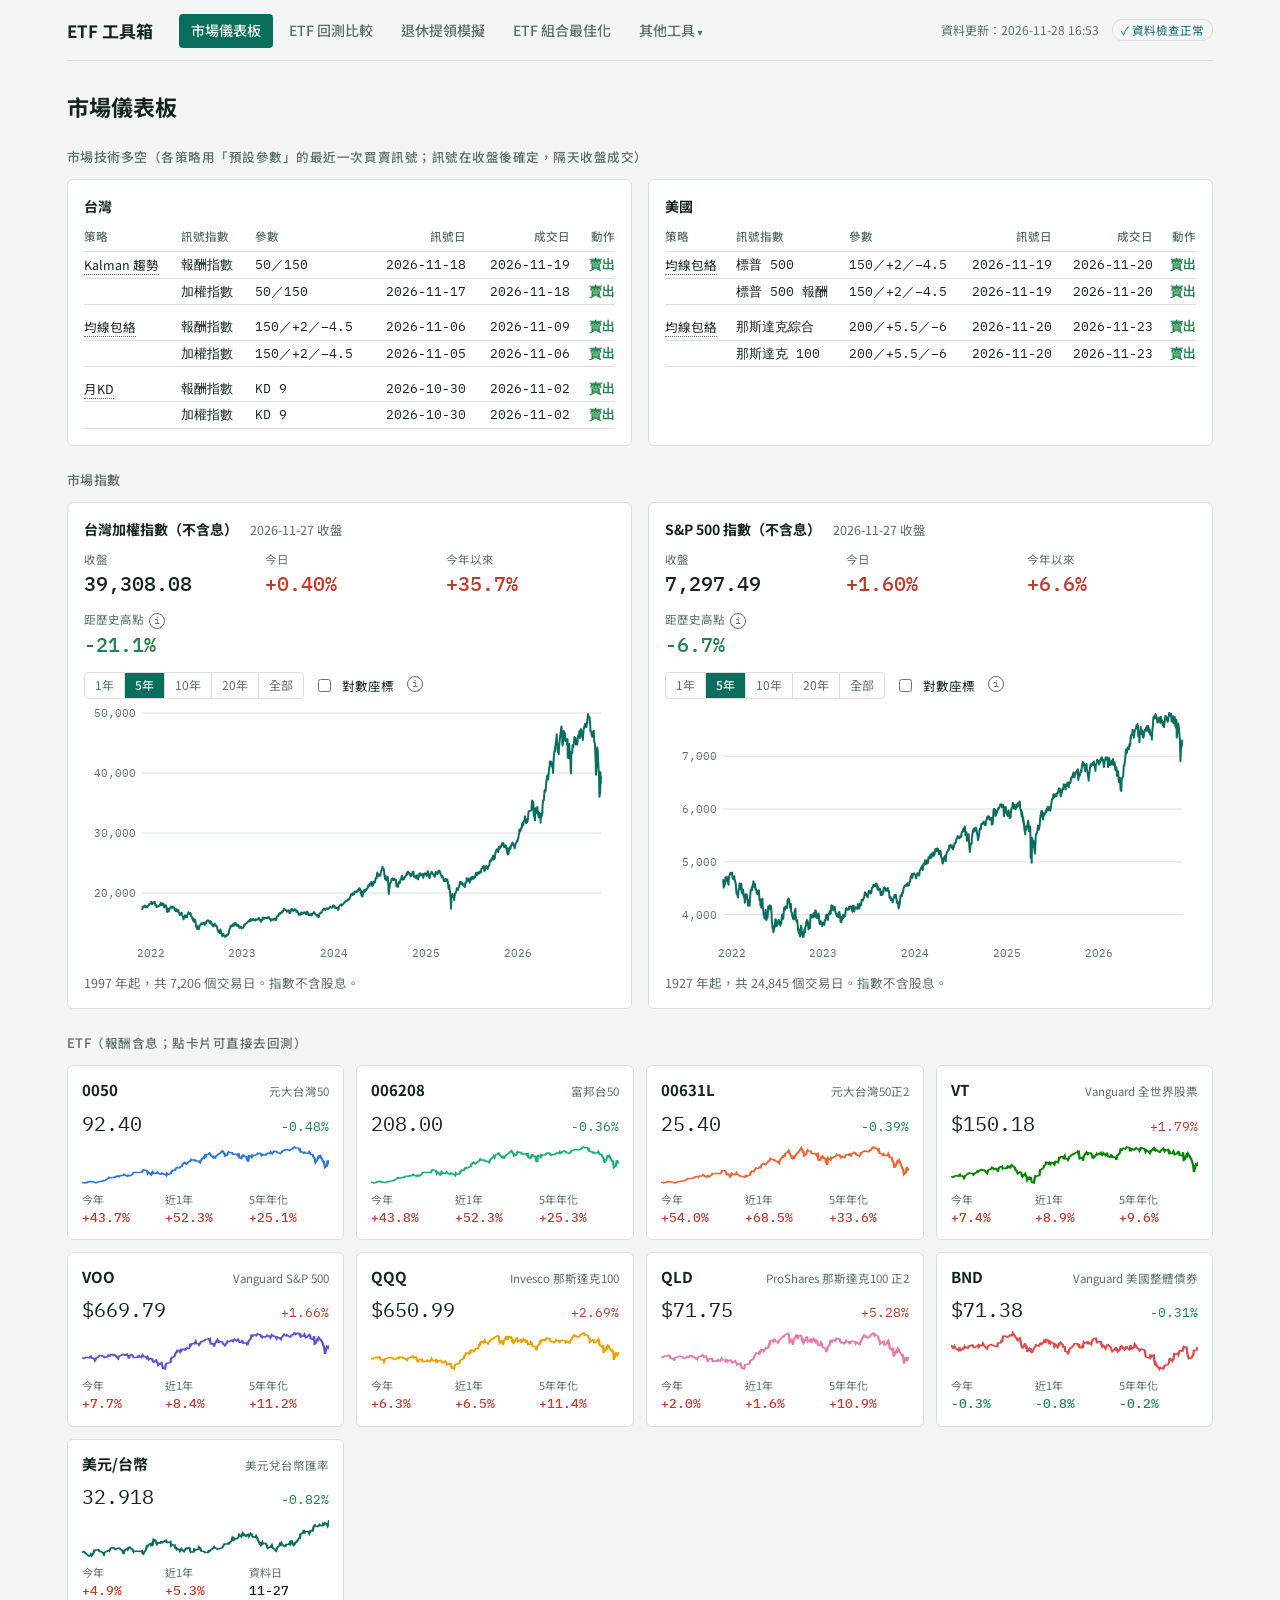
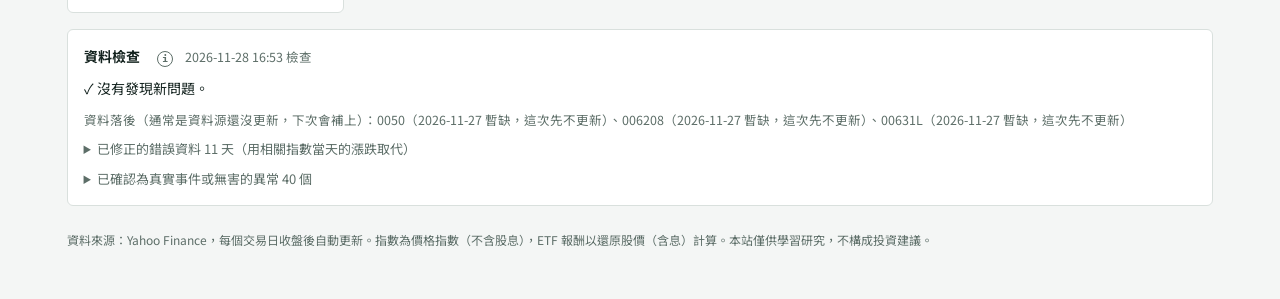
<file: index.html>
<!DOCTYPE html>
<html lang="zh-Hant"><head><meta charset="utf-8"><meta name="viewport" content="width=device-width,initial-scale=1">
<title>市場儀表板｜ETF 工具箱</title>
<link rel="stylesheet" href="https://fonts.googleapis.com/css2?family=IBM+Plex+Mono:wght@400;500&family=Noto+Sans+TC:wght@400;500;700&display=swap">
<link rel="stylesheet" href="assets/style.css?v=1127b">
</head><body>
<div class="wrap">
<header id="top"></header>
<h1>市場儀表板</h1>

<div class="section-t">市場技術多空<span class="sub">（各策略用「預設參數」的最近一次買賣訊號；訊號在收盤後確定，隔天收盤成交）</span></div>
<div class="two" id="sig">
  <section class="card"><h3>台灣</h3><div class="tw"><table class="sigt" id="sig-tw"><tbody><tr><td class="loading">讀取中…</td></tr></tbody></table></div></section>
  <section class="card"><h3>美國</h3><div class="tw"><table class="sigt" id="sig-us"><tbody><tr><td class="loading">讀取中…</td></tr></tbody></table></div></section>
</div>

<div class="section-t">市場指數</div>
<div class="two" id="idx">
  <section class="card" id="c-TWII"><div class="loading">讀取中…</div></section>
  <section class="card" id="c-GSPC"><div class="loading">讀取中…</div></section>
</div>

<div class="section-t">ETF<span class="sub">（報酬含息；點卡片可直接去回測）</span></div>
<div class="tiles" id="tiles"></div>

<section class="card" id="check"><h3>資料檢查</h3><div class="loading">讀取中…</div></section>

<footer>資料來源：Yahoo Finance，每個交易日收盤後自動更新。指數為價格指數（不含股息），ETF 報酬以還原股價（含息）計算。本站僅供學習研究，不構成投資建議。</footer>
</div>
<script src="assets/core.js?v=1127a"></script>
<script src="assets/chart.js?v=1127a"></script>
<script src="assets/common.js?v=1127a"></script>
<script src="assets/signal-bt.js?v=1127a"></script>
<script src="assets/strategies.js?v=1127a"></script>
<script src="assets/signal-page.js?v=1127a"></script>
<script>
// ---- 市場技術多空：各策略預設參數的最近一次買賣（規則和策略頁共用 assets/strategies.js） ----
(function(){
  const US_DEF = { sp: { n: 150, x: 2, y: 4.5 }, nq: { n: 200, x: 5.5, y: 6 } };
  const short = { kalman: ps => `${ps.s}／${ps.l}`, envelope: ps => `${ps.n}／+${+ps.x}／−${+ps.y}`, kd: ps => `KD ${ps.n}` };
  // [市場, 策略名稱, 連結, 規則, 預設參數的鍵, 原始預設, A 的資料起點, [[指數代號, 顯示名稱], ...]]
  const ROWS = [
    ["tw", "Kalman 趨勢", "kalman.html", "kalman", "kalman", ST.kalman.DEF, "2003-01-02", [["TWRI", "報酬指數"], ["TWII", "加權指數"]]],
    ["tw", "均線包絡", "envelope.html", "envelope", "envelope", ST.envelope.DEF, "2003-01-02", [["TWRI", "報酬指數"], ["TWII", "加權指數"]]],
    ["tw", "月KD", "kd.html", "kd", "kd", ST.kd.DEF, "2003-01-02", [["TWRI", "報酬指數"], ["TWII", "加權指數"]]],
    ["us", "均線包絡", "envelope-us.html?g=sp", "envelope", "envelope-us:sp", US_DEF.sp, "1999-01-04", [["GSPC", "標普 500"], ["SP500TR", "標普 500 報酬"]]],
    ["us", "均線包絡", "envelope-us.html?g=nq", "envelope", "envelope-us:nq", US_DEF.nq, "1999-01-04", [["IXIC", "那斯達克綜合"], ["NDX", "那斯達克 100"]]],
  ];
  const D = {};
  const keys = ["TWRI", "TWII", "GSPC", "SP500TR", "IXIC", "NDX"];
  Promise.all([...keys.map(k => ET.load(k).then(s => D[k] = s)), ST.kd.loadHL()]).then(() => {
    render(SPage.loadDefaults(render));
  }).catch(e => { ["sig-tw", "sig-us"].forEach(id => document.getElementById(id).innerHTML = `<tbody><tr><td class="err">讀取失敗：${e.message}</td></tr></tbody>`); });
  const A = {};
  function series(k, from) { const key = k + from; if (!A[key]) { const s = D[k], i0 = ET.lowerBound(s.dates, from); A[key] = { dates: s.dates.slice(i0), px: Float64Array.from(s.adj.slice(i0)) }; } return A[key]; }
  const yr = d => `<span class="yr">${d.slice(0, 5)}</span>${d.slice(5)}`;   // 手機上省略年份
  function render(defs) {
    const out = { tw: "", us: "" };
    ROWS.forEach(([mk, name, href, rule, dk, def, from, sigs], gi) => {
      const my = defs[dk], ps = my ? my.ps : def;
      sigs.forEach(([k, label], si) => {
        const r = ST[rule].last(series(k, from), k, ps);
        const act = r ? `<b class="${r.act === "買進" ? "pos" : "neg"}">${r.act}</b>` : "—";
        out[mk] += `<tr class="${si === 0 && out[mk] ? "gap" : ""}">
          <td class="l">${si === 0 ? `<a href="${href}">${name}</a>` : ""}</td><td class="l">${label}</td>
          <td class="l mono pcol" title="${my ? "你指定的預設：" + my.name.replace(/"/g, "&quot;") : "原始預設"}">${short[rule](ps)}${my ? "<sup>*</sup>" : ""}</td>
          <td class="mono">${r ? yr(r.sig) : "—"}</td><td class="mono">${r ? (r.trade ? yr(r.trade) : "下個交易日") : "—"}</td><td>${act}</td></tr>`;
      });
    });
    const head = `<thead><tr><th class="l">策略</th><th class="l">訊號指數</th><th class="l pcol">參數</th><th>訊號日</th><th>成交日</th><th>動作</th></tr></thead>`;
    const anyMy = Object.keys(defs).length > 0;
    document.getElementById("sig-tw").innerHTML = head + "<tbody>" + out.tw + "</tbody>";
    document.getElementById("sig-us").innerHTML = head + "<tbody>" + out.us + "</tbody>";
    document.querySelectorAll("#sig .signote").forEach(x => x.remove());
    if (anyMy) document.querySelectorAll("#sig .card").forEach(c => c.insertAdjacentHTML("beforeend", `<p class="note signote" style="margin:6px 0 0"><sup>*</sup> 你在策略頁「我的參數」指定的預設；滑鼠移到參數上可以看名稱。</p>`));
  }
})();
</script>
<script>
(function(){
  const {fmt, TICKERS, ETF_LIST} = ET;
  const cls = ETUI.cls;

  // ---- 指數卡片 ----
  const RANGES = [["1年",1],["5年",5],["10年",10],["20年",20],["全部",0]];
  function indexCard(name){
    const box = document.getElementById("c-"+name), t = TICKERS[name];
    ET.load(name).then(s=>{
      const n = s.dates.length, last = s.close[n-1], prev = s.close[n-2];
      let ath = 0, athD = ""; for (let i=0;i<n;i++) if (s.close[i] > ath){ath = s.close[i]; athD = s.dates[i];}
      const dd = last/ath - 1;
      let range = 5, log = false;
      box.innerHTML = `<h3>${t.name}<span class="sub">${s.dates[n-1]} 收盤</span></h3>
        <div class="kpis">
          <div class="kpi"><small>收盤</small><b>${fmt.num(last,2)}</b></div>
          <div class="kpi"><small>今日</small><b class="${cls(last-prev)}">${fmt.spct(last/prev-1,2)}</b></div>
          <div class="kpi"><small>今年以來</small><b class="${cls(ET.periodChange({dates:s.dates,adj:s.close},0,"ytd"))}">${fmt.spct(ET.periodChange({dates:s.dates,adj:s.close},0,"ytd"))}</b></div>
          <div class="kpi"><small>距歷史高點${ETUI.info("歷史最高收盤 "+fmt.num(ath,2)+"（"+athD+"）。0% 代表正在創新高。")}</small><b class="${dd<0?"neg":""}">${fmt.pct(dd)}</b></div>
        </div>
        <div class="tools" style="margin:12px 0 4px">
          <div class="seg" data-r>${RANGES.map(([l,v])=>`<button type="button" data-v="${v}" class="${v===range?"on":""}">${l}</button>`).join("")}</div>
          <label class="chk" style="font-size:12.5px"><input type="checkbox" data-log> 對數座標${ETUI.info("對數座標下，同樣的漲跌幅（例如 +10%）在圖上高度一樣，適合看很長的期間。")}</label>
        </div>
        <div data-chart></div>
        <p class="note">${s.dates[0].slice(0,4)} 年起，共 ${fmt.num(n)} 個交易日。指數不含股息。</p>`;
      const draw = ()=>{
        const start = range ? ET.addYears(s.dates[n-1], -range) : s.dates[0];
        const a = ET.lowerBound(s.dates, start);
        ETChart.line(box.querySelector("[data-chart]"), {
          series:[{name:t.label, color:"var(--accent)", dates:s.dates.slice(a), values:Array.from(s.close.slice(a))}],
          log, height:260, yFmt:v=>fmt.num(v, v<100?1:0), aria:t.name+"走勢圖"
        });
      };
      box.querySelector("[data-r]").addEventListener("click", e=>{
        const b = e.target.closest("button"); if(!b) return;
        range = +b.dataset.v; box.querySelectorAll("[data-r] button").forEach(x=>x.classList.toggle("on", x===b));
        if (range === 0 || range === 20) { log = true; box.querySelector("[data-log]").checked = true; }
        draw();
      });
      box.querySelector("[data-log]").addEventListener("change", e=>{ log = e.target.checked; draw(); });
      draw();
    }).catch(e=>{ box.classList.add("err"); box.innerHTML = "讀取資料失敗："+e.message; });
  }
  indexCard("TWII"); indexCard("GSPC");

  // ---- 資料檢查 ----
  const TYPE = {missing:"缺資料", stale:"資料落後", gap:"資料中斷", jump:"跳格", ratio:"原始／還原價異常", rewrite:"歷史被改動"};
  function renderCheck(c){
    const box = document.getElementById("check");
    const row = (i, note) => `<tr><td>${i.ticker}</td><td>${TYPE[i.type]||i.type||""}</td><td>${i.date}</td><td class="wrap">${note!==undefined?note:i.detail}</td></tr>`;
    const tbl = (rows, head) => `<div class="tw"><table class="lt"><thead><tr><th>標的</th><th>類型</th><th>日期</th><th>${head}</th></tr></thead><tbody>${rows}</tbody></table></div>`;
    let h = `<h3>資料檢查${ETUI.info("每次自動更新時檢查：① 缺資料：同市場指數有交易、ETF 卻沒資料；② 跳格：ETF 單日漲跌和相關指數差太多（例如 0050 對照加權指數、00631L 對照 2 倍的 0050）；③ 原始／還原價異常：還原價÷原始價的比例在非除息日突然改變；④ 歷史被改動：和上次存的資料相比，過去的價格被改掉。發現新問題時，那一檔不更新、保留舊資料，並在 GitHub 開 Issue 寄 email 通知。")}<span class="sub">${c.checked} 檢查</span></h3>`;
    if (c.status === "problem") {
      h += `<p class="err" style="margin:0 0 8px">⚠ 發現 ${c.new.length} 個新問題，以下標的暫停更新、沿用上一次的資料：<b>${c.blocked.join("、")}</b></p>` + tbl(c.new.map(i=>row(i)).join(""), "說明");
    } else {
      h += `<p style="margin:0">✓ 沒有發現新問題。</p>`;
    }
    if (c.stale && c.stale.length) h += `<p class="note">資料落後（通常是資料源還沒更新，下次會補上）：${c.stale.map(i=>i.ticker+(i.type==="lag"?"（"+i.date+" 暫缺，這次先不更新）":"（到 "+i.date+"）")).join("、")}</p>`;
    if (c.fixed && c.fixed.length) h += `<details><summary>已修正的錯誤資料 ${c.fixed.length} 天（用相關指數當天的漲跌取代）</summary>${tbl(c.fixed.map(i=>row(Object.assign({type:"jump"},i), i.note)).join(""), "原因")}</details>`;
    if (c.ignored && c.ignored.length) h += `<details><summary>已確認為真實事件或無害的異常 ${c.ignored.length} 個</summary>${tbl(c.ignored.map(i=>row(i, i.note+"<br><span class=sub>"+i.detail+"</span>")).join(""), "原因")}</details>`;
    box.innerHTML = h;
  }
  if (window.ETCheck) renderCheck(window.ETCheck); else document.addEventListener("etcheck", e=>renderCheck(e.detail));

  // ---- ETF 卡片 ----
  const tiles = document.getElementById("tiles");
  const list = ETF_LIST.concat(["USDTWD"]);
  tiles.innerHTML = list.map(k=>`<a class="tile" id="t-${k}" ${k!=="USDTWD"?`href="backtest.html?t=${k}"`:""}><div class="loading">${k}</div></a>`).join("");
  list.forEach(k=>{
    const t = TICKERS[k], box = document.getElementById("t-"+k);
    ET.load(k).then(s=>{
      const n = s.dates.length;
      let ath = 0; for (let i=0;i<n;i++) if (s.adj[i] > ath) ath = s.adj[i];
      const day = s.adj[n-1]/s.adj[n-2]-1, ytd = ET.periodChange(s,0,"ytd"), y1 = ET.periodChange(s,0,1), y5 = ET.periodChange(s,0,5);
      const y5a = isFinite(y5) ? Math.pow(1+y5,1/5)-1 : NaN;
      const fx = t.kind === "fx";
      box.innerHTML = `<div class="hd"><span class="tk">${t.label}</span><span class="nm">${t.name}</span></div>
        <div class="hd"><span class="px">${fx?"":(t.ccy==="USD"?"$":"")}${fmt.num(s.close[n-1], fx?3:2)}</span><span class="chg ${cls(day)}">${fmt.spct(day,2)}</span></div>
        <div class="spark-h"></div>
        <div class="mini">
          <span>今年<b class="${cls(ytd)}">${fmt.spct(ytd)}</b></span>
          <span>近1年<b class="${cls(y1)}">${fmt.spct(y1)}</b></span>
          ${fx ? `<span>資料日<b>${s.dates[n-1].slice(5)}</b></span>`
               : `<span>${isFinite(y5a)?"5年年化":"距高點"}<b class="${isFinite(y5a)?cls(y5a):"neg"}">${isFinite(y5a)?fmt.spct(y5a):fmt.pct(s.adj[n-1]/ath-1)}</b></span>`}
        </div>`;
      const a = ET.lowerBound(s.dates, ET.addYears(s.dates[n-1], -1));
      ETChart.spark(box.querySelector(".spark-h"), s.dates.slice(a), Array.from(s.adj.slice(a)), t.color || "var(--accent)");
      box.title = `${t.name}｜${s.dates[n-1]} 收盤｜距歷史高點 ${fmt.pct(s.adj[n-1]/ath-1)}`;
    }).catch(()=>{ box.innerHTML = `<div class="hd"><span class="tk">${t.label}</span></div><span class="note">尚無資料</span>`; });
  });
})();
</script>
</body></html>
</file>
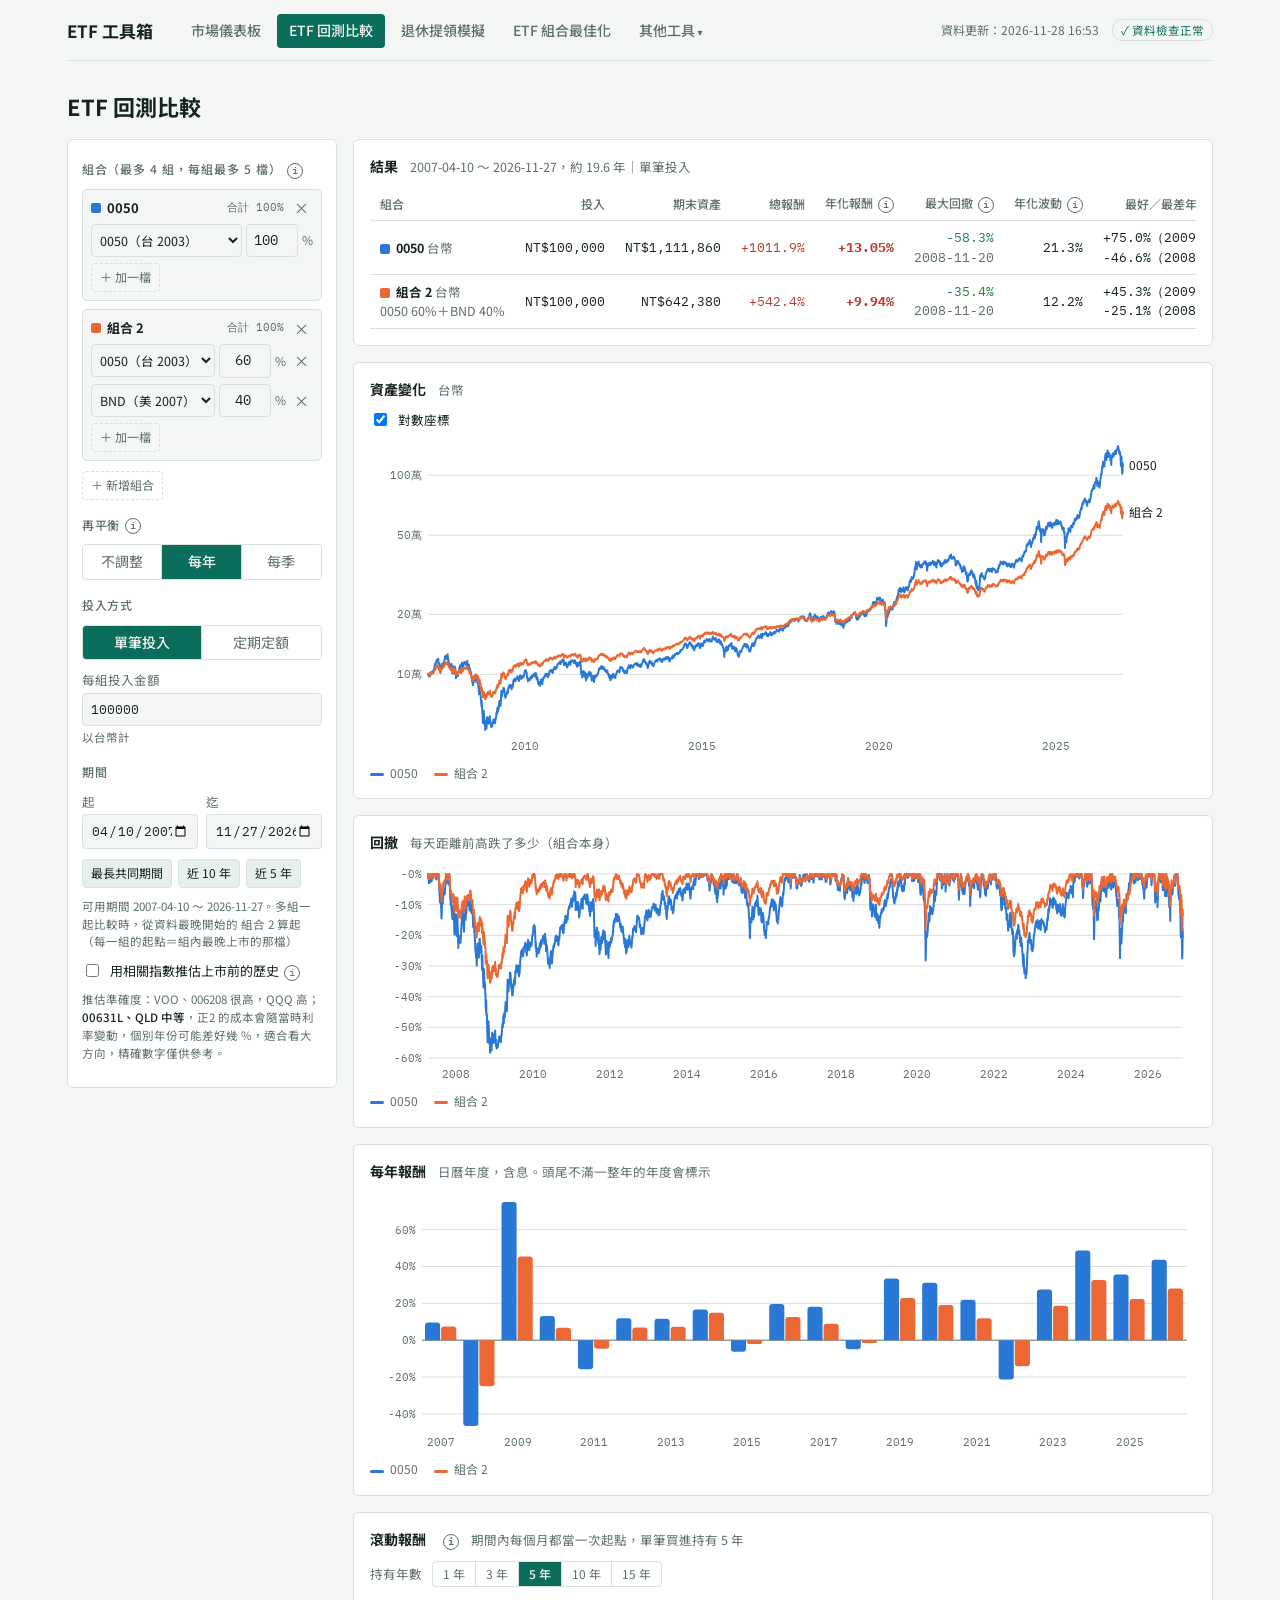
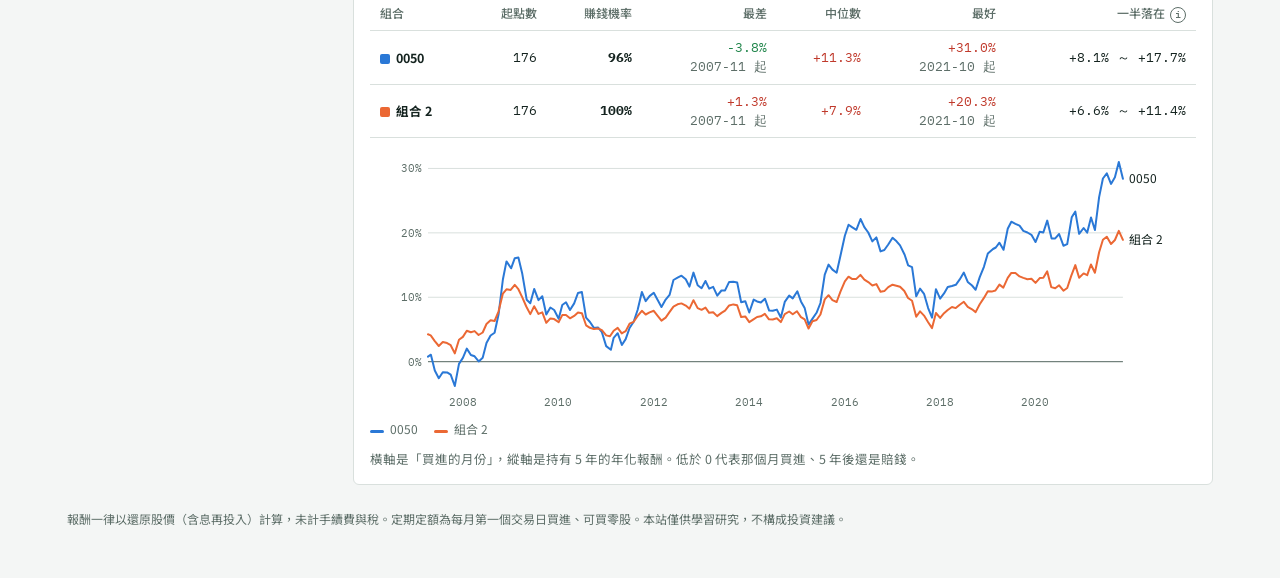
<file: backtest.html>
<!DOCTYPE html>
<html lang="zh-Hant"><head><meta charset="utf-8"><meta name="viewport" content="width=device-width,initial-scale=1">
<title>ETF 回測比較｜ETF 工具箱</title>
<link rel="stylesheet" href="https://fonts.googleapis.com/css2?family=IBM+Plex+Mono:wght@400;500&family=Noto+Sans+TC:wght@400;500;700&display=swap">
<link rel="stylesheet" href="assets/style.css?v=1127b">
</head><body>
<div class="wrap">
<header id="top"></header>
<h1>ETF 回測比較</h1>
<div class="grid">
<form class="rail" id="f" onsubmit="return false">
  <h4>組合（最多 4 組，每組最多 5 檔）${INFO_PF}</h4>
  <div id="pfs"></div>
  <button type="button" id="addPf" class="addbtn">＋ 新增組合</button>
  <h4>再平衡${INFO_RB}</h4>
  <div class="seg" id="reb"><button type="button" data-v="none">不調整</button><button type="button" data-v="year" class="on">每年</button><button type="button" data-v="quarter">每季</button></div>
  <h4>投入方式</h4>
  <div class="seg" id="mode"><button type="button" data-v="lump" class="on">單筆投入</button><button type="button" data-v="dca">定期定額</button></div>
  <label><span id="amtL">投入金額</span><input id="amt" type="number" min="1" step="1000" value="100000"><span class="hint" id="amtH"></span></label>
  <h4>期間</h4>
  <div class="row2"><label>起<input id="start" type="date"></label><label>迄<input id="end" type="date"></label></div>
  <div class="quick"><button type="button" data-q="max">最長共同期間</button><button type="button" data-q="10">近 10 年</button><button type="button" data-q="5">近 5 年</button></div>
  <p class="hint" id="rangeH"></p>
  <div id="ccyBox">
    <h4>美股計價幣別</h4>
    <div class="seg" id="ccy"><button type="button" data-v="USD" class="on">美金</button><button type="button" data-v="TWD">台幣</button></div>
    <p class="hint">只影響「全部是美股」的組合。台美混搭的組合一律用台幣計算。台幣：以每天的美元兌台幣匯率換算，報酬會包含匯率漲跌。</p>
  </div>
  <label class="chk"><input type="checkbox" id="ext"><span>用相關指數推估上市前的歷史<span id="extI"></span></span></label>
  <p class="hint">推估準確度：VOO、006208 很高，QQQ 高；<b>00631L、QLD 中等</b>，正2 的成本會隨當時利率變動，個別年份可能差好幾 %，適合看大方向，精確數字僅供參考。</p>
  <p class="hint" id="extH"></p>
</form>
<main id="out"><div class="card loading">讀取資料中…</div></main>
</div>
<footer>報酬一律以還原股價（含息再投入）計算，未計手續費與稅。定期定額為每月第一個交易日買進、可買零股。本站僅供學習研究，不構成投資建議。</footer>
</div>
<script src="assets/core.js?v=1127a"></script>
<script src="assets/chart.js?v=1127a"></script>
<script src="assets/common.js?v=1127a"></script>
<script>
(function(){
  const {fmt, TICKERS, ETF_LIST} = ET;
  const info = ETUI.info, cls = ETUI.cls;
  const $ = id => document.getElementById(id);

  // ---------- 狀態 ----------
  const PF_COLORS = [1, 2, 3, 7];   // 組合 1～4 固定顏色
  const qs = new URLSearchParams(location.search);
  const st = { mode: "lump", ccy: "USD", ext: false, log: true, rollN: 5, start: null, end: null, reb: "year",
    pfs: [ { parts: [{ k: "0050", w: 100 }] }, { parts: [{ k: "0050", w: 60 }, { k: "BND", w: 40 }] } ] };
  const qt = qs.get("t");
  if (qt && ETF_LIST.includes(qt)) st.pfs = [ { parts: [{ k: qt, w: 100 }] }, { parts: [{ k: TICKERS[qt].ccy === "USD" ? "VOO" : "0050", w: 100 }] } ];
  if (qt === "VOO") st.pfs[1].parts[0].k = "0050";
  // 從最佳化頁帶過來的組合：?pf=0050:60,BND:40|VT:100&reb=year&s=...&e=...&ext=1&mode=lump
  if (qs.get("pf")) {
    const pfs = qs.get("pf").split("|").slice(0,4).map(g=>({ parts: g.split(",").slice(0,5).map(x=>{ const [k,w] = x.split(":"); return { k, w: +w }; }).filter(p=>ETF_LIST.includes(p.k)) })).filter(p=>p.parts.length);
    if (pfs.length) st.pfs = pfs;
    if (["none","year","quarter"].includes(qs.get("reb"))) st.reb = qs.get("reb");
    if (qs.get("s")) st.start = qs.get("s"); if (qs.get("e")) st.end = qs.get("e");
    if (qs.get("ext") === "1") st.ext = true;
    if (qs.get("mode") === "dca") st.mode = "dca";
  }

  $("extI").innerHTML = info("有些 ETF 上市比較晚。勾選後，用追蹤相同指數的標的把歷史往前延伸：006208 用 0050、00631L 用 0050 的 2 倍、QLD 用 QQQ 的 2 倍、VOO 用 S&P 500 含息報酬指數、QQQ 用那斯達克 100 指數。每年的成本（與股息）差異，用兩者都有資料的重疊期間自動校準。推估的部分：圖上以淺灰底帶＋虛線、每年報酬以斜線淡色、表格以「含推估」標籤顯示；標的選單中的灰色年份代表推估可以回推到哪一年。VT、BND、0050 沒有延伸。");
  document.querySelectorAll("h4").forEach(h=>{ h.innerHTML = h.innerHTML
    .replace("${INFO_PF}", info("每一組可以放 1～5 檔 ETF，比例加起來要 100%。想比較單一 ETF，就在一組裡只放一檔、填 100%。"))
    .replace("${INFO_RB}", info("組合放著不管，各 ETF 的比例會隨漲跌跑掉（例如七三分幾年後變八二）。再平衡就是定期賣多買少、調回原本的比例。每年／每季是在每年（季）第一個交易日調整。")); });

  // ---------- 組合輸入 ----------
  const pfLabel = (pf, i) => pf.parts.length === 1 && +pf.parts[0].w === 100 ? pf.parts[0].k : `組合 ${i+1}`;
  const pfDesc = pf => pf.parts.map(p=>`${p.k} ${p.w}%`).join("＋");
  function startYear(k){
    const s = raw[k]; if (!s) return "";
    const y = s.dates[0].slice(0,4), spec = TICKERS[k].ext, base = spec && raw[spec.base];
    const ey = st.ext && base ? base.dates[0].slice(0,4) : null;
    return ey && ey < y ? `${ey}推估·${y}` : y;
  }
  function drawPfs(){
    $("pfs").innerHTML = st.pfs.map((pf, i)=>{
      const tot = pf.parts.reduce((a,p)=>a+(+p.w||0),0);
      return `<div class="pf" data-i="${i}">
        <div class="pfh"><i style="background:var(--s${PF_COLORS[i]})"></i><b>${pfLabel(pf,i)}</b>
          <span class="tot ${Math.abs(tot-100)<0.01?"ok":"bad"}">合計 ${+tot.toFixed(2)}%</span>
          ${st.pfs.length>1?`<button type="button" class="x" data-act="delpf" aria-label="刪除組合">×</button>`:""}</div>
        ${pf.parts.map((p,j)=>`<div class="pr" data-j="${j}">
          <select data-act="k">${ETF_LIST.map(k=>`<option value="${k}" ${k===p.k?"selected":""}>${k}（${TICKERS[k].ccy==="USD"?"美":"台"} ${startYear(k)}）</option>`).join("")}</select>
          <input data-act="w" type="number" min="0" max="100" step="1" value="${p.w}"><span class="pct">%</span>
          ${pf.parts.length>1?`<button type="button" class="x" data-act="delrow" aria-label="移除">×</button>`:""}</div>`).join("")}
        ${pf.parts.length<5?`<button type="button" class="addrow" data-act="addrow">＋ 加一檔</button>`:""}
      </div>`; }).join("");
    $("addPf").hidden = st.pfs.length >= 4;
  }
  $("pfs").addEventListener("change", e=>{
    const pfEl = e.target.closest(".pf"), row = e.target.closest(".pr"); if (!pfEl || !row) return;
    const pf = st.pfs[+pfEl.dataset.i], p = pf.parts[+row.dataset.j];
    if (e.target.dataset.act === "k") p.k = e.target.value;
    if (e.target.dataset.act === "w") p.w = Math.max(0, Math.min(100, +e.target.value || 0));
    drawPfs(); run();
  });
  $("pfs").addEventListener("click", e=>{
    const act = e.target.dataset.act, pfEl = e.target.closest(".pf"); if (!act || !pfEl || e.target.tagName !== "BUTTON") return;
    const i = +pfEl.dataset.i, pf = st.pfs[i];
    if (act === "delpf") st.pfs.splice(i, 1);
    if (act === "delrow") pf.parts.splice(+e.target.closest(".pr").dataset.j, 1);
    if (act === "addrow") { const used = pf.parts.map(p=>p.k); pf.parts.push({ k: ETF_LIST.find(k=>!used.includes(k)) || "BND", w: 0 }); }
    drawPfs(); run();
  });
  $("addPf").addEventListener("click", ()=>{ if (st.pfs.length < 4) { st.pfs.push({ parts: [{ k: "VT", w: 100 }] }); drawPfs(); run(); } });

  // ---------- 資料 ----------
  const raw = {};
  const need = ETF_LIST.concat(["SP500TR","NDX","USDTWD"]);
  Promise.all(need.map(k=>ET.load(k).then(s=>raw[k]=s).catch(()=>null))).then(()=>{
    if (!raw.USDTWD) $("ccy").querySelector('[data-v="TWD"]').disabled = true;
    $("ext").checked = st.ext;
    $("reb").querySelectorAll("button").forEach(b=>b.classList.toggle("on", b.dataset.v===st.reb));
    $("mode").querySelectorAll("button").forEach(b=>b.classList.toggle("on", b.dataset.v===st.mode));
    if (st.mode === "dca") $("amt").value = 10000;
    drawPfs(); run();
  });

  // 單一標的序列（延伸 → 需要時換成台幣）
  const calib = {};
  function series(k, twd){
    let s = raw[k]; if (!s) return null;
    s = { dates: s.dates, adj: s.adj, estN: 0 };
    const spec = TICKERS[k].ext;
    if (st.ext && spec && raw[spec.base]) {
      if (!calib[k]) calib[k] = ET.calibrate(raw[k], raw[spec.base], spec.lev);
      s = ET.extend(raw[k], raw[spec.base], spec.lev, calib[k].drag);
    }
    if (TICKERS[k].ccy === "USD" && twd && raw.USDTWD) s = ET.toTWD(s, raw.USDTWD);
    return s;
  }
  // 組合幣別：全部美股且選美金 → 美金；其他 → 台幣
  const pfCcy = pf => pf.parts.every(p=>TICKERS[p.k].ccy==="USD") && st.ccy === "USD" ? "USD" : "TWD";

  // ---------- 其他控制項 ----------
  function segBind(id, key){
    $(id).addEventListener("click", e=>{ const b = e.target.closest("button"); if(!b||b.disabled) return;
      st[key] = b.dataset.v; $(id).querySelectorAll("button").forEach(x=>x.classList.toggle("on", x===b));
      if (key === "mode") { $("amt").value = st.mode === "lump" ? 100000 : 10000; $("amt").step = st.mode === "lump" ? 10000 : 1000; }
      run(); });
  }
  segBind("mode","mode"); segBind("ccy","ccy"); segBind("reb","reb");
  $("ext").addEventListener("change", e=>{ st.ext = e.target.checked; st.start = null; drawPfs(); run(); });
  $("amt").addEventListener("change", run);
  $("start").addEventListener("change", e=>{ st.start = e.target.value || null; run(); });
  $("end").addEventListener("change", e=>{ st.end = e.target.value || null; run(); });
  document.querySelector(".quick").addEventListener("click", e=>{
    const b = e.target.closest("button"); if(!b) return;
    st.end = null;   // 快速期間按鈕：迄日一律回到最新一天
    st.start = b.dataset.q === "max" ? null : ET.addYears(lastEnd, -+b.dataset.q);
    run();
  });
  let lastEnd = "";

  // ---------- 主計算 ----------
  function run(){
    const out = $("out");
    if (!Object.keys(raw).length) return;
    $("ccyBox").hidden = !st.pfs.some(pf=>pf.parts.every(p=>TICKERS[p.k].ccy==="USD"));
    const bad = st.pfs.map((pf,i)=>({pf,i})).filter(({pf})=>Math.abs(pf.parts.reduce((a,p)=>a+(+p.w||0),0)-100)>0.01 || pf.parts.some(p=>!raw[p.k]));
    const good = st.pfs.map((pf,i)=>({pf,i})).filter(x=>!bad.includes(x));
    if (!good.length) { out.innerHTML = '<div class="card">請讓至少一組的比例加起來等於 100%。</div>'; return; }
    // 每組做出每日淨值
    const P = good.map(({pf,i})=>{
      const ccy = pfCcy(pf), twd = ccy === "TWD";
      const parts = pf.parts.filter(p=>+p.w>0).map(p=>({ k: p.k, s: series(p.k, twd), w: +p.w/100 }));
      return { i, pf, ccy, nav: ET.portfolio(parts, st.reb), name: pfLabel(pf,i), desc: pfDesc(pf), color: PF_COLORS[i], keys: parts.map(p=>p.k) };
    });
    const common0 = P.map(p=>p.nav.dates[0]).sort().pop();
    const common1 = P.map(p=>p.nav.dates[p.nav.dates.length-1]).sort()[0];
    lastEnd = common1;
    let start = st.start && st.start > common0 ? st.start : common0;
    let end = st.end && st.end < common1 ? st.end : common1;
    if (start >= end) { start = common0; end = common1; }
    $("start").value = start; $("end").value = end; $("start").min = common0; $("end").max = common1;
    const limit = P.filter(p=>p.nav.dates[0] === common0).map(p=>p.name).join("、");
    $("rangeH").textContent = `可用期間 ${common0} ～ ${common1}` + (P.length > 1 && P.some(p=>p.nav.dates[0] < common0) ? `。多組一起比較時，從資料最晚開始的 ${limit} 算起` : "") + "（每一組的起點＝組內最晚上市的那檔）";
    const extKs = [...new Set(P.flatMap(p=>p.keys))].filter(k=>st.ext && TICKERS[k].ext && calib[k]);
    $("extH").innerHTML = extKs.map(k=>`${k}：${TICKERS[k].ext.note}，校準年成本 ${fmt.pct(calib[k].drag,2)}，準確度${TICKERS[k].ext.acc==="中等"?"<b>中等</b>":TICKERS[k].ext.acc}`).join("<br>");

    const amt = Math.max(1, +$("amt").value || 0);
    const ccys = [...new Set(P.map(p=>p.ccy))];
    $("amtL").textContent = st.mode === "lump" ? "每組投入金額" : "每組每月投入金額";
    $("amtH").textContent = ccys.length > 1 ? "台幣計價的組合以台幣、美金計價的組合以美金計（同一個數字）。比較時請看報酬率。" : (ccys[0] === "USD" ? "以美金計" : "以台幣計");

    const R = P.map(p=>{
      const s = ET.slice(p.nav, start, end);
      const res = st.mode === "lump" ? ET.lumpSum(s, amt) : ET.dca(s, amt);
      return { k: p.name, desc: p.desc, s, res, ccy: p.ccy, color: p.color, ann: ET.annualReturns(s), dd: ET.drawdownSeries(s.adj) };
    });
    render(R, start, end, ccys, bad);
  }

  // ---------- 畫面 ----------
  function render(R, start, end, ccys, bad){
    const lump = st.mode === "lump";
    const yrs = ET.years(start, end);
    const anyEst = R.some(r=>r.s.estN>0);
    const estTxt = r => r.s.estN > 0 ? `<span class="esttag">含推估</span><br><span class="est">${r.s.dates[0]}～${r.s.dates[r.s.estN-1]} 為推估</span>` : "";
    const ddRange = r => { const m = r.res.mdd; return `${r.s.dates[m.from]} → ${r.s.dates[m.to]}`; };
    const bestWorst = r => { const full = r.ann.filter(a=>!a.partial); if (!full.length) return ["—","—"];
      const b = full.reduce((a,c)=>c.ret>a.ret?c:a), w = full.reduce((a,c)=>c.ret<a.ret?c:a);
      return [`${fmt.spct(b.ret)}（${b.year}）`, `${fmt.spct(w.ret)}（${w.year}）`]; };

    let html = `<section class="card"><h3>結果<span class="sub">${start} ～ ${end}，約 ${yrs.toFixed(1)} 年｜${lump?"單筆投入":"定期定額，每月第一個交易日買進"}</span></h3>
      <div class="tw"><table><thead><tr><th>組合</th>
      ${lump ? `<th>投入</th><th>期末資產</th><th>總報酬</th><th>年化報酬${info("把總報酬換算成「平均每年」的複利報酬率。")}</th>`
             : `<th>總投入</th><th>期末資產</th><th>總報酬</th><th>年化報酬${info("定期定額每筆錢投入的時間不同，這裡用內部報酬率（IRR）換算成平均每年的報酬，可以跟單筆的年化報酬互相比較。")}</th><th>最大帳面虧損${info("期間內，資產市值比累計投入的本金少最多的時候，少了幾 %。")}</th>`}
      <th>最大回撤${info("標的價格從前高跌到最低點，最多跌了幾 %。代表最壞時候要承受的帳面跌幅。")}</th>
      <th>年化波動${info("每日漲跌幅的標準差換算成一年。數字越大，代表上上下下越劇烈。股票型大約 15%～25%，正2 大約 35%～50%。")}</th>
      <th>最好／最差年度</th></tr></thead><tbody>`;
    for (const r of R) {
      const x = r.res, [bw, ww] = bestWorst(r);
      html += `<tr><td><span class="sw" style="background:var(--s${r.color})"></span><b>${r.k}</b> <span class="sub">${r.ccy==="USD"?"美金":"台幣"}</span>${estTxt(r)}${r.desc.includes("＋")?`<br><span class="sub">${r.desc}</span>`:""}</td>
        <td>${fmt.money(x.invested, r.ccy)}</td><td>${fmt.money(x.final, r.ccy)}</td>
        <td class="${cls(x.totalRet)}">${fmt.spct(x.totalRet)}</td>
        <td class="${cls(lump?x.cagr:x.irr)}"><b>${fmt.spct(lump?x.cagr:x.irr,2)}</b></td>
        ${lump ? "" : `<td class="${x.worstLoss<0?"neg":""}">${fmt.pct(x.worstLoss)}<br><span class="sub">${x.worstAt}</span></td>`}
        <td class="neg" title="${ddRange(r)}">${fmt.pct(x.mdd.mdd)}<br><span class="sub">${r.s.dates[x.mdd.to]}</span></td>
        <td>${fmt.pct(x.vol)}</td><td>${bw}<br>${ww}</td></tr>`;
    }
    html += `</tbody></table></div>${ccys.length>1?'<p class="note">有的組合以台幣、有的以美金計，期末金額不能直接相比，請看報酬率。要用同一種幣別比較，可把「美股計價幣別」切成台幣。</p>':""}</section>`;

    html += `<section class="card"><h3>${ccys.length>1 ? "成長倍數" : "資產變化"}<span class="sub">${ccys.length>1 ? "每投入 1 元變成幾元（幣別不同，所以用倍數比較）" : (ccys[0]==="USD"?"美金":"台幣")}</span></h3>
      <div class="tools" style="margin-bottom:6px"><label class="chk" style="font-size:12.5px"><input type="checkbox" id="logc" ${st.log?"checked":""}> 對數座標</label></div>
      <div id="ch-value"></div></section>
      <section class="card"><h3>回撤<span class="sub">每天距離前高跌了多少（組合本身）</span></h3><div id="ch-dd"></div></section>
      <section class="card"><h3>每年報酬<span class="sub">日曆年度，含息。頭尾不滿一整年的年度會標示</span></h3><div id="ch-ann"></div></section>
      <section class="card" id="rollCard"></section>`;
    $("out").innerHTML = html;

    // 資產 / 倍數
    const multi = ccys.length > 1;
    ETChart.line($("ch-value"), {
      series: R.map(r=>({ name: r.k, color: r.color, dates: r.s.dates, estN: r.s.estN,
        values: Array.from(multi ? r.res.value.map((v,i)=> lump ? v/r.res.invested : v/r.res.investedSeries[i]) : r.res.value) })),
      log: st.log, height: 320,
      yFmt: multi ? v=>v.toFixed(v<10?1:0)+"x" : v=>shortMoney(v, ccys[0]),
      tipFmt: multi ? v=>v.toFixed(2)+" 倍" : v=>fmt.money(v, ccys[0]),
    });
    $("logc").addEventListener("change", e=>{ st.log = e.target.checked; render(R, start, end, ccys); });
    // 回撤
    ETChart.line($("ch-dd"), {
      series: R.map(r=>({ name: r.k, color: r.color, dates: r.s.dates, estN: r.s.estN, values: Array.from(r.dd) })),
      area: R.length === 1, zero: true, height: 220, yFmt: v=>fmt.pct(v,0), tipFmt: v=>fmt.pct(v,1), noLabels: true,
    });
    // 每年報酬
    const yearsSet = [...new Set(R.flatMap(r=>r.ann.map(a=>a.year)))].sort();
    ETChart.bars($("ch-ann"), {
      cats: yearsSet, height: 260, yFmt: v=>fmt.pct(v,0),
      series: R.map(r=>{ const m = {}; r.ann.forEach(a=>m[a.year]=a); return {
        name: r.k, color: r.color, values: yearsSet.map(y=>m[y]?m[y].ret:null),
        est: yearsSet.map(y=>m[y]&&m[y].est), partial: yearsSet.map(y=>m[y]&&m[y].partial) }; }),
    });
    renderRolling(R, yrs);
  }

  function renderRolling(R, yrs){
    const box = $("rollCard");
    const opts = [1,3,5,10,15].filter(n=>n < yrs);
    if (!opts.length) { box.innerHTML = '<h3>滾動報酬</h3><p class="note">期間太短，至少要超過 1 年。</p>'; return; }
    if (!opts.includes(st.rollN)) st.rollN = opts.includes(5) ? 5 : opts[opts.length-1];
    const N = st.rollN;
    const RR = R.map(r=>({ r, ro: ET.rolling(r.s, N) }));
    let h = `<h3>滾動報酬${info("假設你在期間內「任何一個月」開始單筆買進，持有 N 年後賣出，年化報酬會是多少。把所有起點的結果攤開來看，可以知道：持有 N 年賠錢的機率有多高、最差和最好的情況。")}<span class="sub">期間內每個月都當一次起點，單筆買進持有 ${N} 年</span></h3>
      <div class="tools" style="margin-bottom:10px">持有年數 <div class="seg" id="rollSeg">${opts.map(n=>`<button type="button" data-v="${n}" class="${n===N?"on":""}">${n} 年</button>`).join("")}</div></div>
      <div class="tw"><table><thead><tr><th>組合</th><th>起點數</th><th>賺錢機率</th><th>最差</th><th>中位數</th><th>最好</th><th>一半落在${info("把所有起點的年化報酬由低到高排，中間 50%（第 25～75 百分位）的範圍。")}</th></tr></thead><tbody>`;
    for (const {r, ro} of RR) {
      if (!ro.n) { h += `<tr><td>${r.k}</td><td colspan="6" class="sub">期間不足 ${N} 年</td></tr>`; continue; }
      const ne = ro.pts.filter(p=>p.est).length;
      h += `<tr><td><span class="sw" style="background:var(--s${r.color})"></span><b>${r.k}</b>${ne?`<span class="esttag">含推估</span><br><span class="est">${ne} 個起點落在推估期間</span>`:""}</td><td>${ro.n}</td>
        <td><b>${fmt.pct(ro.posRate,0)}</b></td>
        <td class="${cls(ro.min.ret)}">${fmt.spct(ro.min.ret)}<br><span class="sub">${ro.min.date.slice(0,7)} 起</span></td>
        <td class="${cls(ro.median)}">${fmt.spct(ro.median)}</td>
        <td class="${cls(ro.max.ret)}">${fmt.spct(ro.max.ret)}<br><span class="sub">${ro.max.date.slice(0,7)} 起</span></td>
        <td>${fmt.spct(ro.p25)} ～ ${fmt.spct(ro.p75)}</td></tr>`;
    }
    h += `</tbody></table></div><div id="ch-roll" style="margin-top:14px"></div><p class="note">橫軸是「買進的月份」，縱軸是持有 ${N} 年的年化報酬。低於 0 代表那個月買進、${N} 年後還是賠錢。</p>`;
    box.innerHTML = h;
    ETChart.line($("ch-roll"), {
      series: RR.filter(x=>x.ro.n).map(({r,ro})=>({ name: r.k, color: r.color, dates: ro.pts.map(p=>p.date),
        values: ro.pts.map(p=>p.ret), estN: ro.pts.filter(p=>p.est).length })),
      zero: true, height: 260, yFmt: v=>fmt.pct(v,0),
      tipFmt: (v,s,i)=>fmt.spct(v,1), noLabels: false,
    });
    $("rollSeg").addEventListener("click", e=>{ const b = e.target.closest("button"); if(!b) return; st.rollN = +b.dataset.v; renderRolling(R, yrs); });
  }

  function shortMoney(v, ccy){
    const p = ccy === "USD" ? "$" : "";
    if (ccy !== "USD") { if (v >= 1e8) return (v/1e8).toFixed(v>=1e9?0:1)+"億"; if (v >= 1e4) return (v/1e4).toFixed(v>=1e5?0:1)+"萬"; return Math.round(v)+""; }
    if (v >= 1e6) return p+(v/1e6).toFixed(v>=1e7?0:1)+"M"; if (v >= 1e3) return p+(v/1e3).toFixed(v>=1e4?0:1)+"K"; return p+Math.round(v);
  }
})();
</script>
</body></html>
</file>
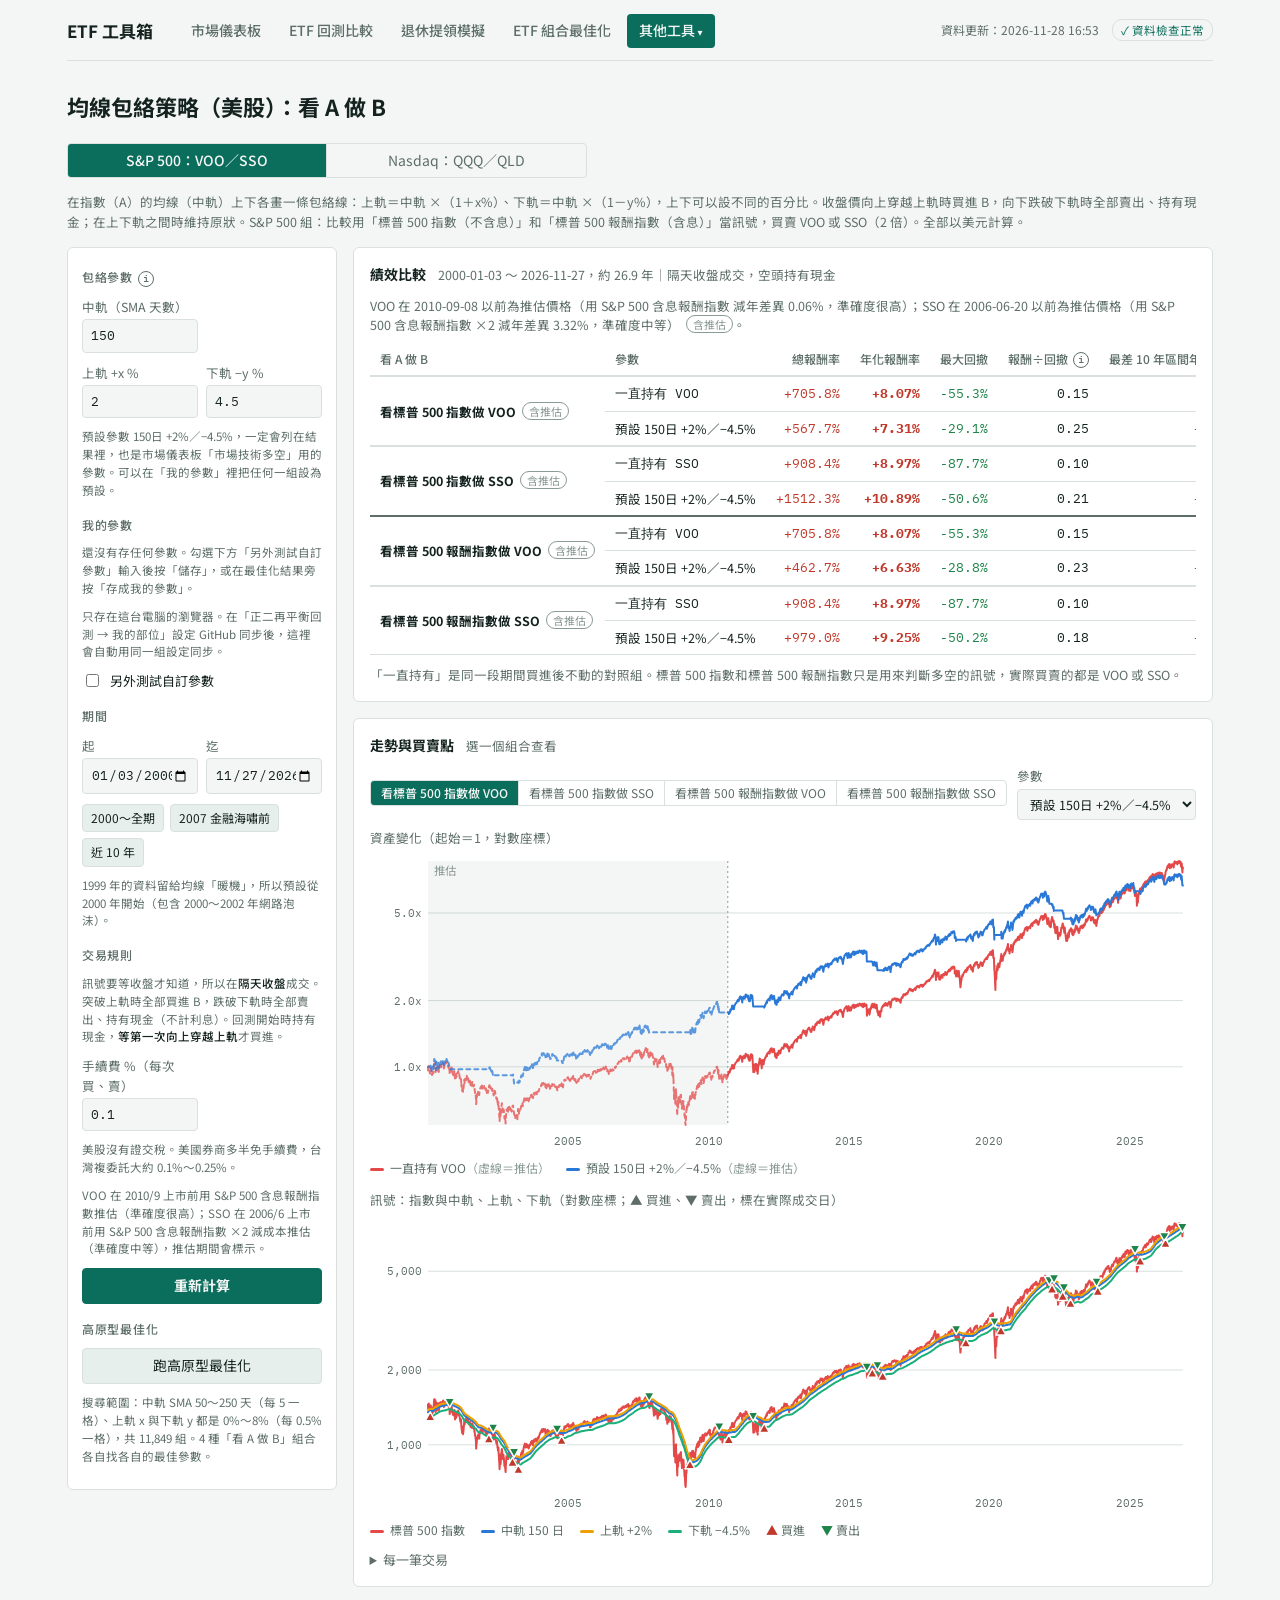
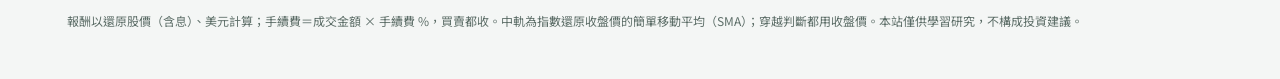
<file: envelope-us.html>
<!DOCTYPE html>
<html lang="zh-Hant"><head><meta charset="utf-8"><meta name="viewport" content="width=device-width,initial-scale=1">
<title>均線包絡策略（美股）｜ETF 工具箱</title>
<link rel="stylesheet" href="https://fonts.googleapis.com/css2?family=IBM+Plex+Mono:wght@400;500&family=Noto+Sans+TC:wght@400;500;700&display=swap">
<link rel="stylesheet" href="assets/style.css?v=1127b">
</head><body>
<div class="wrap">
<header id="top"></header>
<h1>均線包絡策略（美股）：看 A 做 B</h1>
<div class="seg grpseg" id="grp"><button type="button" data-g="sp">S&amp;P 500：VOO／SSO</button><button type="button" data-g="nq">Nasdaq：QQQ／QLD</button></div>
<p class="sub" style="margin:-8px 0 0">在指數（A）的均線（中軌）上下各畫一條包絡線：上軌＝中軌 ×（1＋x%）、下軌＝中軌 ×（1－y%），上下可以設不同的百分比。收盤價向上穿越上軌時買進 B，向下跌破下軌時全部賣出、持有現金；在上下軌之間時維持原狀。<span id="grpDesc"></span>全部以美元計算。</p>
<div class="grid">
<form class="rail" id="f" onsubmit="return false">
  <h4>包絡參數<span id="parI"></span></h4>
  <div class="row2"><label>中軌（SMA 天數）<input id="dN" type="number" value="150" disabled></label><span></span></div>
  <div class="row2"><label>上軌 +x %<input id="dX" type="number" value="2" disabled></label><label>下軌 −y %<input id="dY" type="number" value="4.5" disabled></label></div>
  <p class="hint" id="dH">預設參數 150 日均線、上軌 +2%、下軌 −4.5%，一定會列在結果裡，當作比較基準。</p>
  <label class="chk"><input type="checkbox" id="useCustom"><span>另外測試自訂參數</span></label>
  <div id="customBox" hidden style="display:grid;gap:10px">
    <div class="row2"><label>中軌（SMA 天數）<input id="cN" type="number" min="5" max="400" step="1" value="120"></label><span></span></div>
    <div class="row2"><label>上軌 +x %<input id="cX" type="number" min="0" max="30" step="0.5" value="1"></label><label>下軌 −y %<input id="cY" type="number" min="0" max="30" step="0.5" value="3"></label></div>
  </div>
  <h4>期間</h4>
  <div class="row2"><label>起<input id="start" type="date"></label><label>迄<input id="end" type="date"></label></div>
  <div class="quick"><button type="button" data-q="2000-01-03">2000～全期</button><button type="button" data-q="2007-10-01">2007 金融海嘯前</button><button type="button" data-q="10y">近 10 年</button></div>
  <p class="hint">1999 年的資料留給均線「暖機」，所以預設從 2000 年開始（包含 2000～2002 年網路泡沫）。</p>
  <h4>交易規則</h4>
  <p class="hint" style="margin:0">訊號要等收盤才知道，所以在<b>隔天收盤</b>成交。突破上軌時全部買進 B，跌破下軌時全部賣出、持有現金（不計利息）。回測開始時持有現金，<b>等第一次向上穿越上軌</b>才買進。</p>
  <div class="row2"><label>手續費 %（每次買、賣）<input id="fee" type="number" value="0.1" step="0.05" min="0" max="2"></label><span></span></div>
  <p class="hint">美股沒有證交稅。美國券商多半免手續費，台灣複委託大約 0.1%～0.25%。</p>
  <p class="hint" id="estH"></p>
  <button type="button" class="primary" id="run">重新計算</button>
  <h4>高原型最佳化</h4>
  <button type="button" id="opt">跑高原型最佳化</button>
  <p class="hint" style="margin:0">搜尋範圍：中軌 SMA 50～250 天（每 5 一格）、上軌 x 與下軌 y 都是 0%～8%（每 0.5% 一格），共 11,849 組。4 種「看 A 做 B」組合各自找各自的最佳參數。</p>
  <p class="hint" id="optH"></p>
</form>
<main id="out"><div class="card loading">讀取資料中…</div></main>
</div>
<footer>報酬以還原股價（含息）、美元計算；手續費＝成交金額 × 手續費 %，買賣都收。中軌為指數還原收盤價的簡單移動平均（SMA）；穿越判斷都用收盤價。本站僅供學習研究，不構成投資建議。</footer>
</div>
<script src="assets/core.js?v=1127a"></script>
<script src="assets/chart.js?v=1127a"></script>
<script src="assets/common.js?v=1127a"></script>
<script src="assets/signal-bt.js?v=1127a"></script>
<script src="assets/strategies.js?v=1127a"></script>
<script src="assets/signal-page.js?v=1127a"></script>
<script>
document.getElementById("parI").innerHTML = ETUI.info("中軌是指數收盤價的簡單移動平均（SMA）。上軌、下軌分別是中軌往上 x%、往下 y%。兩條線之間是「緩衝區」：價格在裡面來回時不交易，可以減少在均線附近反覆進出。x＝0 就是「站上均線就買」，y＝0 就是「跌破均線就賣」。");
(function(){
  const N = [], X = [], Y = [];
  for (let n = 50; n <= 250; n += 5) N.push(n);
  for (let k = 0; k <= 16; k++) { X.push(k / 2); Y.push(k / 2); }
  const ma = (ak, n, px) => ST.envelope.ma({ px }, ak, n);
  const pct = v => (+v.toFixed(2)) + "%";
  const $ = id => document.getElementById(id);
  // 兩大組：網址 ?g=sp（預設）或 ?g=nq
  const G = new URLSearchParams(location.search).get("g") === "nq" ? "nq" : "sp";
  document.querySelectorAll("#grp button").forEach(b => { b.classList.toggle("on", b.dataset.g === G);
    b.addEventListener("click", () => { if (b.dataset.g !== G) location.search = "?g=" + b.dataset.g; }); });
  const GRP = {
    sp: { sigs: [{ k: "GSPC", name: "標普 500 指數" }, { k: "SP500TR", name: "標普 500 報酬指數" }],
          targets: [{ k: "VOO", name: "VOO", assets: ["VOO"] }, { k: "SSO", name: "SSO", assets: ["SSO"] }],
          desc: "S&P 500 組：比較用「標普 500 指數（不含息）」和「標普 500 報酬指數（含息）」當訊號，買賣 VOO 或 SSO（2 倍）。",
          DEF: { n: 150, x: 2, y: 4.5 },
          estH: "VOO 在 2010/9 上市前用 S&P 500 含息報酬指數推估（準確度很高）；SSO 在 2006/6 上市前用 S&P 500 含息報酬指數 ×2 減成本推估（準確度中等），推估期間會標示。" },
    nq: { sigs: [{ k: "IXIC", name: "那斯達克綜合指數" }, { k: "NDX", name: "那斯達克 100 指數" }],
          targets: [{ k: "QQQ", name: "QQQ", assets: ["QQQ"] }, { k: "QLD", name: "QLD", assets: ["QLD"] }],
          desc: "Nasdaq 組：比較用「那斯達克綜合指數」和「那斯達克 100 指數」（兩個都不含息）當訊號，買賣 QQQ 或 QLD（2 倍）。",
          DEF: { n: 200, x: 5.5, y: 6 },
          estH: "QQQ 在 1999/3 上市前用那斯達克 100 指數推估（準確度高）；QLD 在 2006/6 上市前用 QQQ 每日報酬 ×2 減成本推估（準確度中等），推估期間會標示。" }
  }[G];
  $("grpDesc").textContent = GRP.desc; $("estH").textContent = GRP.estH;
  // 兩組的預設參數不同（Nasdaq 組依回測分析改為 200 日、+5.5%、−6%）
  $("dN").value = GRP.DEF.n; $("dX").value = GRP.DEF.x; $("dY").value = GRP.DEF.y;
  $("dH").textContent = `預設參數 ${GRP.DEF.n} 日均線、上軌 +${GRP.DEF.x}%、下軌 −${GRP.DEF.y}%，一定會列在結果裡，當作比較基準。`;
  // 上市前推估：lev 倍的基準每日報酬，減掉重疊期間校準出來的年成本
  const ext = (t, b, lev, accTxt, baseTxt) => { const c = ET.calibrate(t, b, lev), x = ET.extend(t, b, lev, c.drag);
    return { dates: x.dates, adj: Float64Array.from(x.adj), estN: x.estN, est: `${baseTxt}${lev > 1 ? " ×" + lev : ""}${c.drag >= 0 ? " 減" : " 加"}年差異 ${ET.fmt.pct(Math.abs(c.drag), 2)}，準確度${accTxt}` }; };
  SPage.init({
    sigs: GRP.sigs, targets: GRP.targets,
    loadKeys: G === "sp" ? ["GSPC", "SP500TR", "VOO", "SSO"] : ["IXIC", "NDX", "QQQ", "QLD"],
    buildSeries: D => G === "sp"
      ? { VOO: ext(D.VOO, D.SP500TR, 1, "很高", "用 S&P 500 含息報酬指數"), SSO: ext(D.SSO, D.SP500TR, 2, "中等", "用 S&P 500 含息報酬指數") }
      : (() => { const q = ext(D.QQQ, D.NDX, 1, "高", "用那斯達克 100 指數（不含息，股息差異一併校準）");
          const ql = ext(D.QLD, { dates: q.dates, adj: q.adj }, 2, "中等", "用 QQQ");
          return { QQQ: q, QLD: ql }; })(),
    aFrom: "1999-01-04", defStart: "2000-01-03", minStart: "1999-07-01",
    key: "envelope-us",
    defKey: "envelope-us:" + G,
    fillCustom: ps => { $("cN").value = ps.n; $("cX").value = ps.x; $("cY").value = ps.y; },
    DEF: GRP.DEF,
    fmt: ps => `${ps.n}日 +${pct(ps.x)}／−${pct(ps.y)}`,
    readCustom: () => { const n = Math.round(+$("cN").value), x = +$("cX").value, y = +$("cY").value;
      return n >= 2 && x >= 0 && y >= 0 && isFinite(x) && isFinite(y) ? { n, x, y } : null; },
    events: (a, ak, ps, jm, b) => ST.envelope.events(a, ak, ps, jm, b),   // 規則在 assets/strategies.js（和市場儀表板共用）
    sigTitle: "指數與中軌、上軌、下軌",
    sigLines: (a, ak, ps) => { const m = ma(ak, ps.n, a.px);
      return [{ name: `中軌 ${ps.n} 日`, color: 1, values: m },
              { name: `上軌 +${pct(ps.x)}`, color: 4, values: m.map(v => v * (1 + ps.x / 100)) },
              { name: `下軌 −${pct(ps.y)}`, color: 3, values: m.map(v => v * (1 - ps.y / 100)) }]; },
    opt: { strategy: "envelope", grid: { N, X, Y }, rad: [2, 1, 1], toPs: at => ({ n: N[at[0]], x: X[at[1]], y: Y[at[2]] }), nbText: "周圍參數（均線 ±10 天、上下軌各 ±0.5%）" }
  });
})();
</script>
</body></html>
</file>
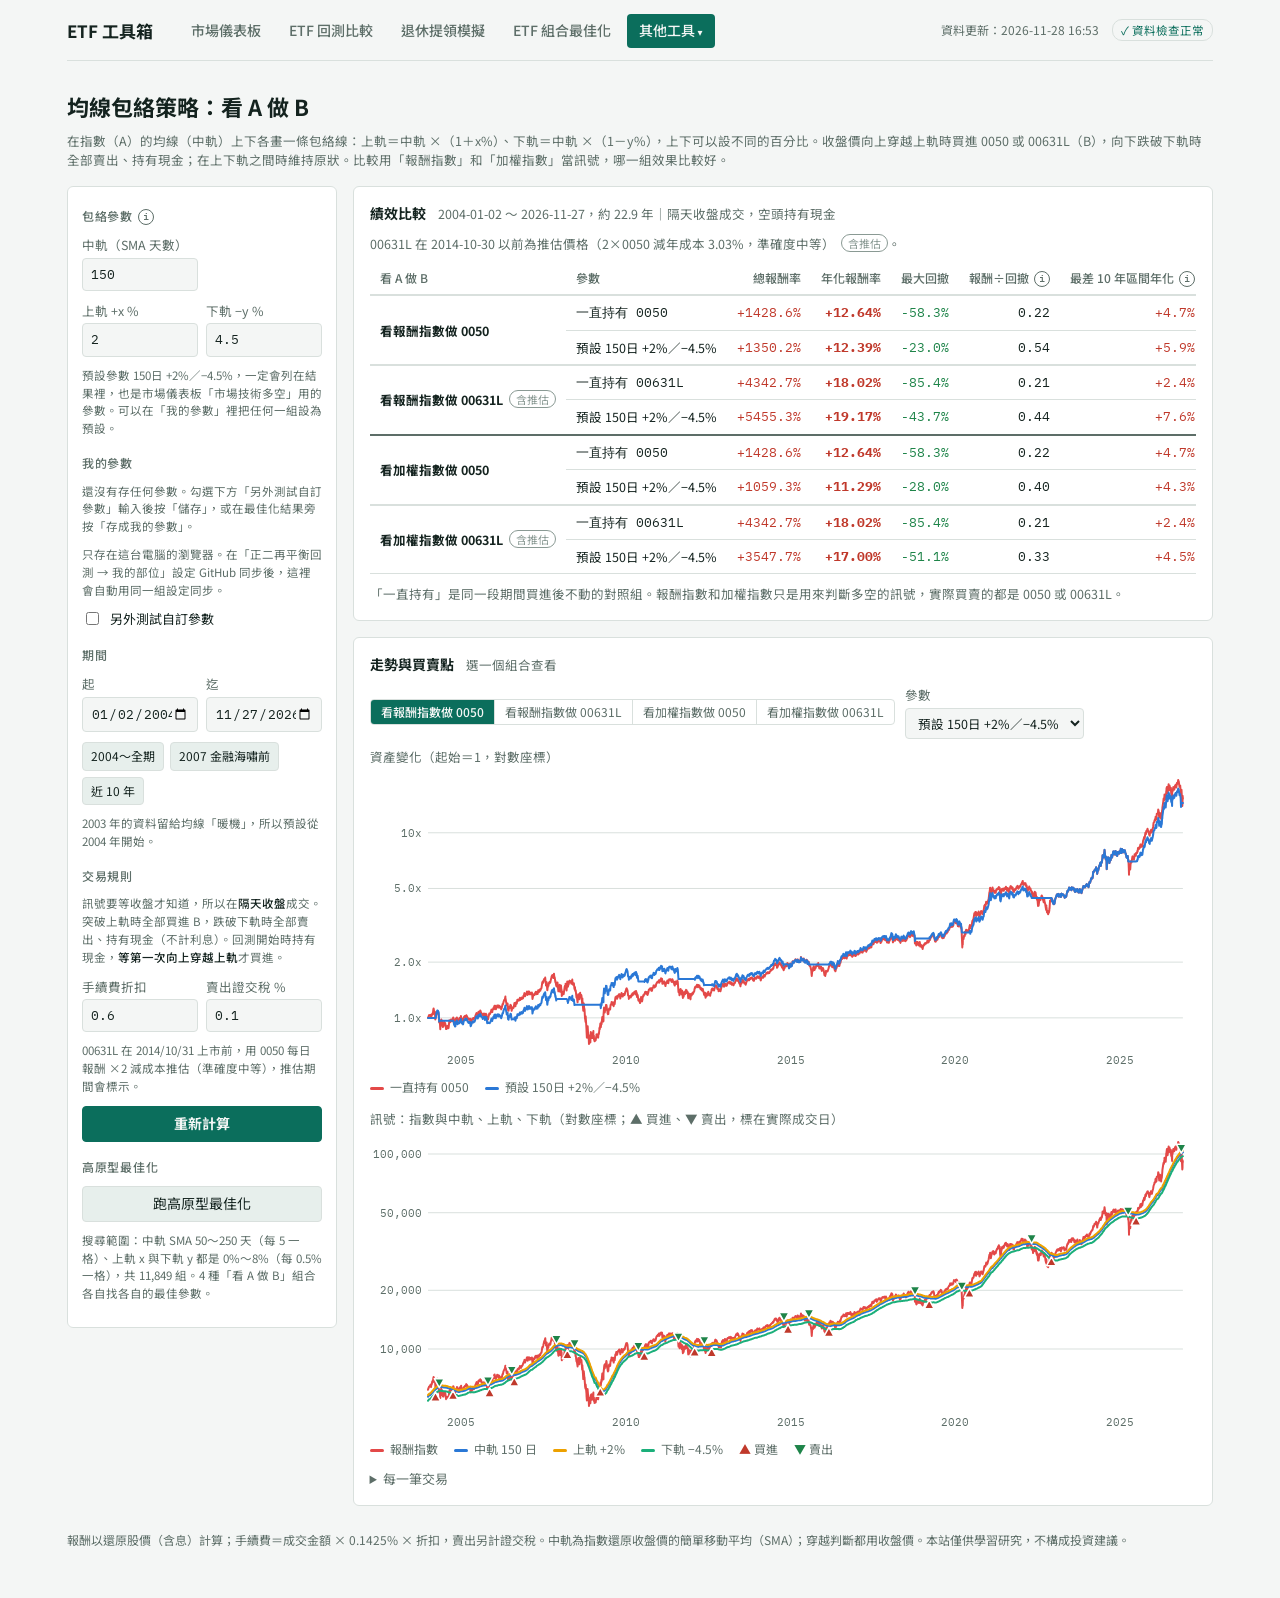
<file: envelope.html>
<!DOCTYPE html>
<html lang="zh-Hant"><head><meta charset="utf-8"><meta name="viewport" content="width=device-width,initial-scale=1">
<title>均線包絡策略｜ETF 工具箱</title>
<link rel="stylesheet" href="https://fonts.googleapis.com/css2?family=IBM+Plex+Mono:wght@400;500&family=Noto+Sans+TC:wght@400;500;700&display=swap">
<link rel="stylesheet" href="assets/style.css?v=1127b">
</head><body>
<div class="wrap">
<header id="top"></header>
<h1>均線包絡策略：看 A 做 B</h1>
<p class="sub" style="margin:-8px 0 0">在指數（A）的均線（中軌）上下各畫一條包絡線：上軌＝中軌 ×（1＋x%）、下軌＝中軌 ×（1－y%），上下可以設不同的百分比。收盤價向上穿越上軌時買進 0050 或 00631L（B），向下跌破下軌時全部賣出、持有現金；在上下軌之間時維持原狀。比較用「報酬指數」和「加權指數」當訊號，哪一組效果比較好。</p>
<div class="grid">
<form class="rail" id="f" onsubmit="return false">
  <h4>包絡參數<span id="parI"></span></h4>
  <div class="row2"><label>中軌（SMA 天數）<input type="number" value="150" disabled></label><span></span></div>
  <div class="row2"><label>上軌 +x %<input type="number" value="2" disabled></label><label>下軌 −y %<input type="number" value="4.5" disabled></label></div>
  <p class="hint">預設參數 150 日均線、上軌 +2%、下軌 −4.5%，一定會列在結果裡，當作比較基準。</p>
  <label class="chk"><input type="checkbox" id="useCustom"><span>另外測試自訂參數</span></label>
  <div id="customBox" hidden style="display:grid;gap:10px">
    <div class="row2"><label>中軌（SMA 天數）<input id="cN" type="number" min="5" max="400" step="1" value="120"></label><span></span></div>
    <div class="row2"><label>上軌 +x %<input id="cX" type="number" min="0" max="30" step="0.5" value="1"></label><label>下軌 −y %<input id="cY" type="number" min="0" max="30" step="0.5" value="3"></label></div>
  </div>
  <h4>期間</h4>
  <div class="row2"><label>起<input id="start" type="date"></label><label>迄<input id="end" type="date"></label></div>
  <div class="quick"><button type="button" data-q="2004-01-02">2004～全期</button><button type="button" data-q="2007-10-01">2007 金融海嘯前</button><button type="button" data-q="10y">近 10 年</button></div>
  <p class="hint">2003 年的資料留給均線「暖機」，所以預設從 2004 年開始。</p>
  <h4>交易規則</h4>
  <p class="hint" style="margin:0">訊號要等收盤才知道，所以在<b>隔天收盤</b>成交。突破上軌時全部買進 B，跌破下軌時全部賣出、持有現金（不計利息）。回測開始時持有現金，<b>等第一次向上穿越上軌</b>才買進。</p>
  <div class="row2"><label>手續費折扣<input id="disc" type="number" value="0.6" step="0.1" min="0" max="1"></label><label>賣出證交稅 %<input id="tax" type="number" value="0.1" step="0.01" min="0"></label></div>
  <p class="hint">00631L 在 2014/10/31 上市前，用 0050 每日報酬 ×2 減成本推估（準確度中等），推估期間會標示。</p>
  <button type="button" class="primary" id="run">重新計算</button>
  <h4>高原型最佳化</h4>
  <button type="button" id="opt">跑高原型最佳化</button>
  <p class="hint" style="margin:0">搜尋範圍：中軌 SMA 50～250 天（每 5 一格）、上軌 x 與下軌 y 都是 0%～8%（每 0.5% 一格），共 11,849 組。4 種「看 A 做 B」組合各自找各自的最佳參數。</p>
  <p class="hint" id="optH"></p>
</form>
<main id="out"><div class="card loading">讀取資料中…</div></main>
</div>
<footer>報酬以還原股價（含息）計算；手續費＝成交金額 × 0.1425% × 折扣，賣出另計證交稅。中軌為指數還原收盤價的簡單移動平均（SMA）；穿越判斷都用收盤價。本站僅供學習研究，不構成投資建議。</footer>
</div>
<script src="assets/core.js?v=1127a"></script>
<script src="assets/chart.js?v=1127a"></script>
<script src="assets/common.js?v=1127a"></script>
<script src="assets/signal-bt.js?v=1127a"></script>
<script src="assets/strategies.js?v=1127a"></script>
<script src="assets/signal-page.js?v=1127a"></script>
<script>
document.getElementById("parI").innerHTML = ETUI.info("中軌是指數收盤價的簡單移動平均（SMA）。上軌、下軌分別是中軌往上 x%、往下 y%。兩條線之間是「緩衝區」：價格在裡面來回時不交易，可以減少在均線附近反覆進出。x＝0 就是「站上均線就買」，y＝0 就是「跌破均線就賣」。");
(function(){
  const N = [], X = [], Y = [];
  for (let n = 50; n <= 250; n += 5) N.push(n);
  for (let k = 0; k <= 16; k++) { X.push(k / 2); Y.push(k / 2); }
  const ma = (ak, n, px) => ST.envelope.ma({ px }, ak, n);
  const pct = v => (+v.toFixed(2)) + "%";
  const $ = id => document.getElementById(id);
  SPage.init({
    key: "envelope",
    fillCustom: ps => { $("cN").value = ps.n; $("cX").value = ps.x; $("cY").value = ps.y; },
    DEF: { n: 150, x: 2, y: 4.5 },
    fmt: ps => `${ps.n}日 +${pct(ps.x)}／−${pct(ps.y)}`,
    readCustom: () => { const n = Math.round(+$("cN").value), x = +$("cX").value, y = +$("cY").value;
      return n >= 2 && x >= 0 && y >= 0 && isFinite(x) && isFinite(y) ? { n, x, y } : null; },
    events: (a, ak, ps, jm, b) => ST.envelope.events(a, ak, ps, jm, b),   // 規則在 assets/strategies.js（和市場儀表板共用）
    sigTitle: "指數與中軌、上軌、下軌",
    sigLines: (a, ak, ps) => { const m = ma(ak, ps.n, a.px);
      return [{ name: `中軌 ${ps.n} 日`, color: 1, values: m },
              { name: `上軌 +${pct(ps.x)}`, color: 4, values: m.map(v => v * (1 + ps.x / 100)) },
              { name: `下軌 −${pct(ps.y)}`, color: 3, values: m.map(v => v * (1 - ps.y / 100)) }]; },
    opt: { strategy: "envelope", grid: { N, X, Y }, rad: [2, 1, 1], toPs: at => ({ n: N[at[0]], x: X[at[1]], y: Y[at[2]] }), nbText: "周圍參數（均線 ±10 天、上下軌各 ±0.5%）" }
  });
})();
</script>
</body></html>
</file>
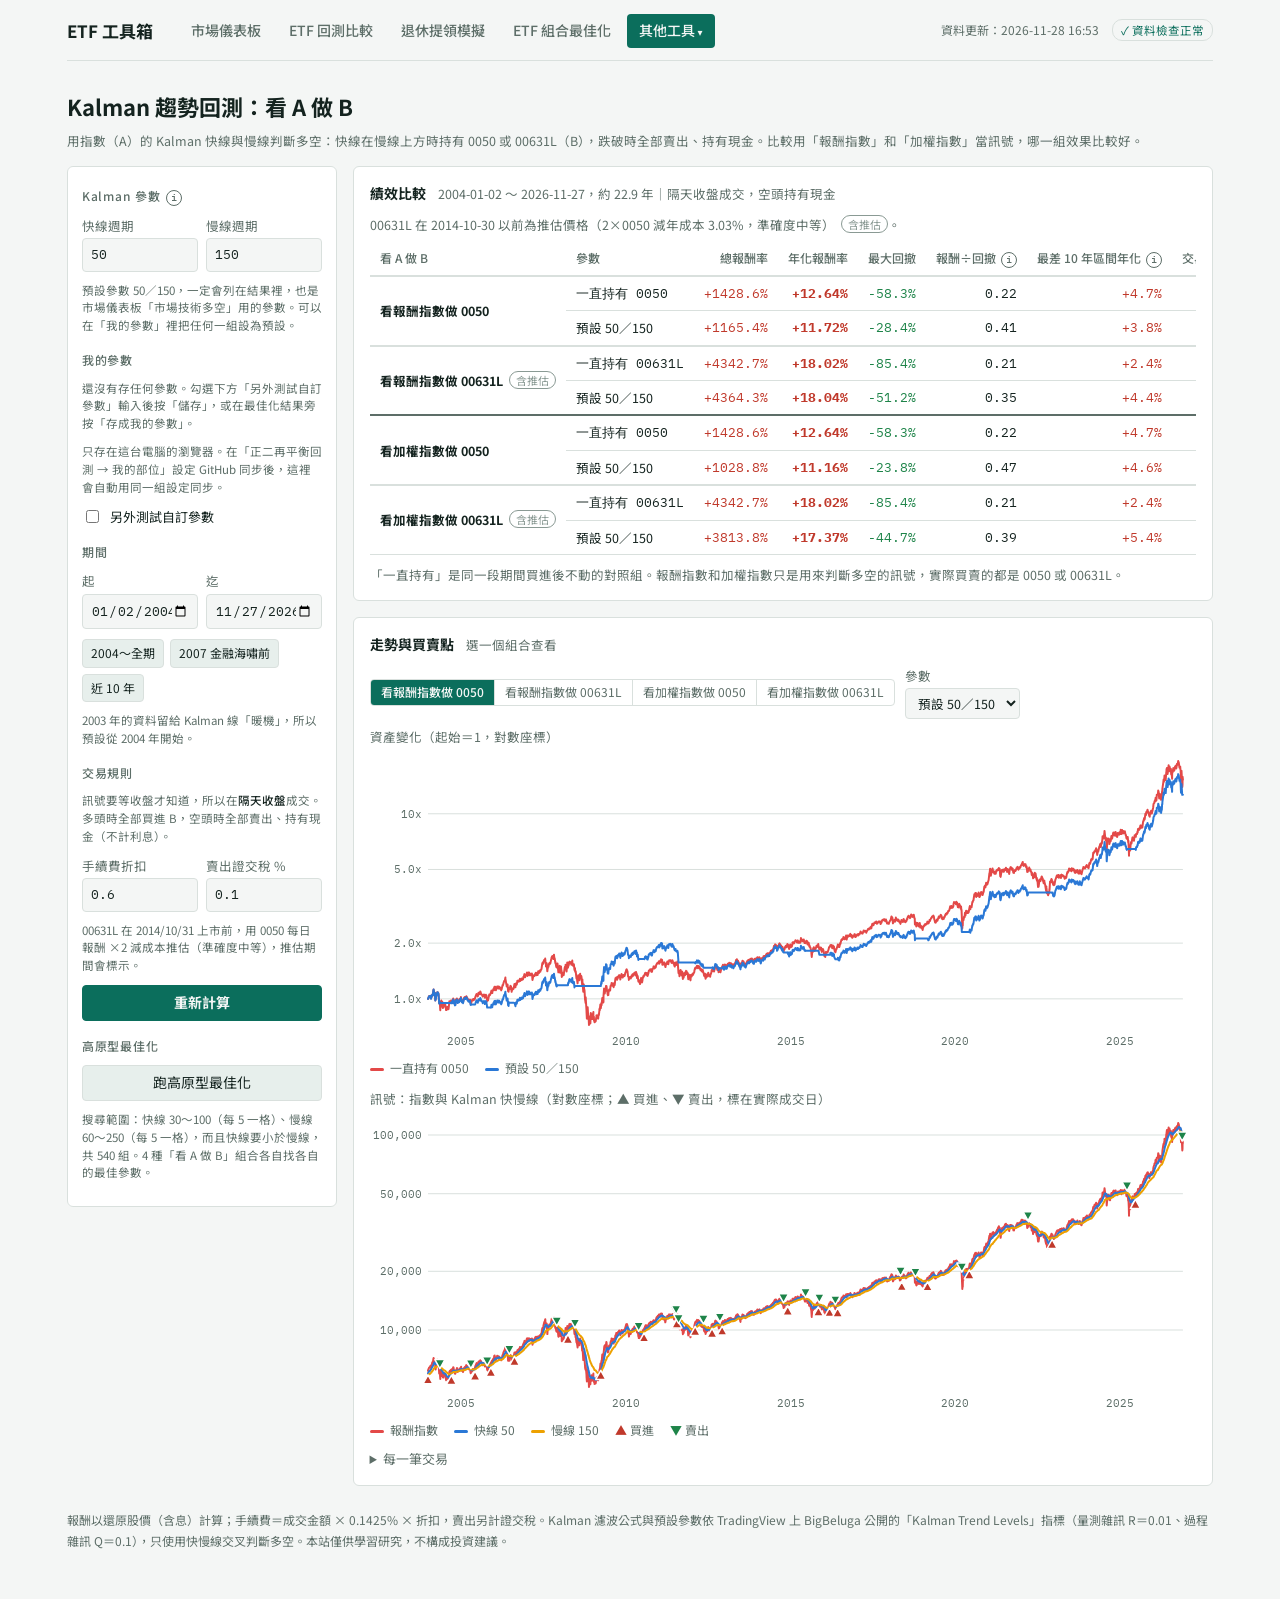
<file: kalman.html>
<!DOCTYPE html>
<html lang="zh-Hant"><head><meta charset="utf-8"><meta name="viewport" content="width=device-width,initial-scale=1">
<title>Kalman 趨勢回測｜ETF 工具箱</title>
<link rel="stylesheet" href="https://fonts.googleapis.com/css2?family=IBM+Plex+Mono:wght@400;500&family=Noto+Sans+TC:wght@400;500;700&display=swap">
<link rel="stylesheet" href="assets/style.css?v=1127b">
</head><body>
<div class="wrap">
<header id="top"></header>
<h1>Kalman 趨勢回測：看 A 做 B</h1>
<p class="sub" style="margin:-8px 0 0">用指數（A）的 Kalman 快線與慢線判斷多空：快線在慢線上方時持有 0050 或 00631L（B），跌破時全部賣出、持有現金。比較用「報酬指數」和「加權指數」當訊號，哪一組效果比較好。</p>
<div class="grid">
<form class="rail" id="f" onsubmit="return false">
  <h4>Kalman 參數<span id="parI"></span></h4>
  <div class="row2"><label>快線週期<input type="number" value="50" disabled></label><label>慢線週期<input type="number" value="150" disabled></label></div>
  <p class="hint">預設參數 50／150 一定會列在結果裡，當作比較基準。</p>
  <label class="chk"><input type="checkbox" id="useCustom"><span>另外測試自訂參數</span></label>
  <div class="row2" id="customBox" hidden><label>快線週期<input id="cS" type="number" min="2" max="400" step="1" value="30"></label><label>慢線週期<input id="cL" type="number" min="3" max="600" step="1" value="120"></label></div>
  <h4>期間</h4>
  <div class="row2"><label>起<input id="start" type="date"></label><label>迄<input id="end" type="date"></label></div>
  <div class="quick"><button type="button" data-q="2004-01-02">2004～全期</button><button type="button" data-q="2007-10-01">2007 金融海嘯前</button><button type="button" data-q="10y">近 10 年</button></div>
  <p class="hint">2003 年的資料留給 Kalman 線「暖機」，所以預設從 2004 年開始。</p>
  <h4>交易規則</h4>
  <p class="hint" style="margin:0">訊號要等收盤才知道，所以在<b>隔天收盤</b>成交。多頭時全部買進 B，空頭時全部賣出、持有現金（不計利息）。</p>
  <div class="row2"><label>手續費折扣<input id="disc" type="number" value="0.6" step="0.1" min="0" max="1"></label><label>賣出證交稅 %<input id="tax" type="number" value="0.1" step="0.01" min="0"></label></div>
  <p class="hint">00631L 在 2014/10/31 上市前，用 0050 每日報酬 ×2 減成本推估（準確度中等），推估期間會標示。</p>
  <button type="button" class="primary" id="run">重新計算</button>
  <h4>高原型最佳化</h4>
  <button type="button" id="opt">跑高原型最佳化</button>
  <p class="hint" style="margin:0">搜尋範圍：快線 30～100（每 5 一格）、慢線 60～250（每 5 一格），而且快線要小於慢線，共 540 組。4 種「看 A 做 B」組合各自找各自的最佳參數。</p>
  <p class="hint" id="optH"></p>
</form>
<main id="out"><div class="card loading">讀取資料中…</div></main>
</div>
<footer>報酬以還原股價（含息）計算；手續費＝成交金額 × 0.1425% × 折扣，賣出另計證交稅。Kalman 濾波公式與預設參數依 TradingView 上 BigBeluga 公開的「Kalman Trend Levels」指標（量測雜訊 R＝0.01、過程雜訊 Q＝0.1），只使用快慢線交叉判斷多空。本站僅供學習研究，不構成投資建議。</footer>
</div>
<script src="assets/core.js?v=1127a"></script>
<script src="assets/chart.js?v=1127a"></script>
<script src="assets/common.js?v=1127a"></script>
<script src="assets/signal-bt.js?v=1127a"></script>
<script src="assets/strategies.js?v=1127a"></script>
<script src="assets/signal-page.js?v=1127a"></script>
<script>
document.getElementById("parI").innerHTML = ETUI.info("快線、慢線都是用卡爾曼濾波器把指數收盤價平滑化後的線。週期越長越平滑、反應越慢。快線在慢線上方＝多頭（持有），下方＝空頭（持有現金）。");
(function(){
  const S = [], L = [];
  for (let s = 30; s <= 100; s += 5) S.push(s);
  for (let l = 60; l <= 250; l += 5) L.push(l);
  const kl = (ak, n, px) => ST.kalman.line({ px }, ak, n);
  SPage.init({
    key: "kalman",
    fillCustom: ps => { document.getElementById("cS").value = ps.s; document.getElementById("cL").value = ps.l; },
    DEF: { s: 50, l: 150 },
    fmt: ps => `${ps.s}／${ps.l}`,
    readCustom: () => { const s = Math.round(+document.getElementById("cS").value), l = Math.round(+document.getElementById("cL").value); return s > 1 && l > s ? { s, l } : null; },
    events: (a, ak, ps, jm, b) => ST.kalman.events(a, ak, ps, jm, b),   // 規則在 assets/strategies.js（和市場儀表板共用）
    sigTitle: "指數與 Kalman 快慢線",
    sigLines: (a, ak, ps) => [{ name: `快線 ${ps.s}`, color: 1, values: kl(ak, ps.s, a.px) }, { name: `慢線 ${ps.l}`, color: 4, values: kl(ak, ps.l, a.px) }],
    opt: { strategy: "kalman", grid: { S, L }, rad: [1, 2], toPs: at => ({ s: S[at[0]], l: L[at[1]] }), nbText: "周圍參數（快線 ±5 天、慢線 ±10 天）" }
  });
})();
</script>
</body></html>
</file>
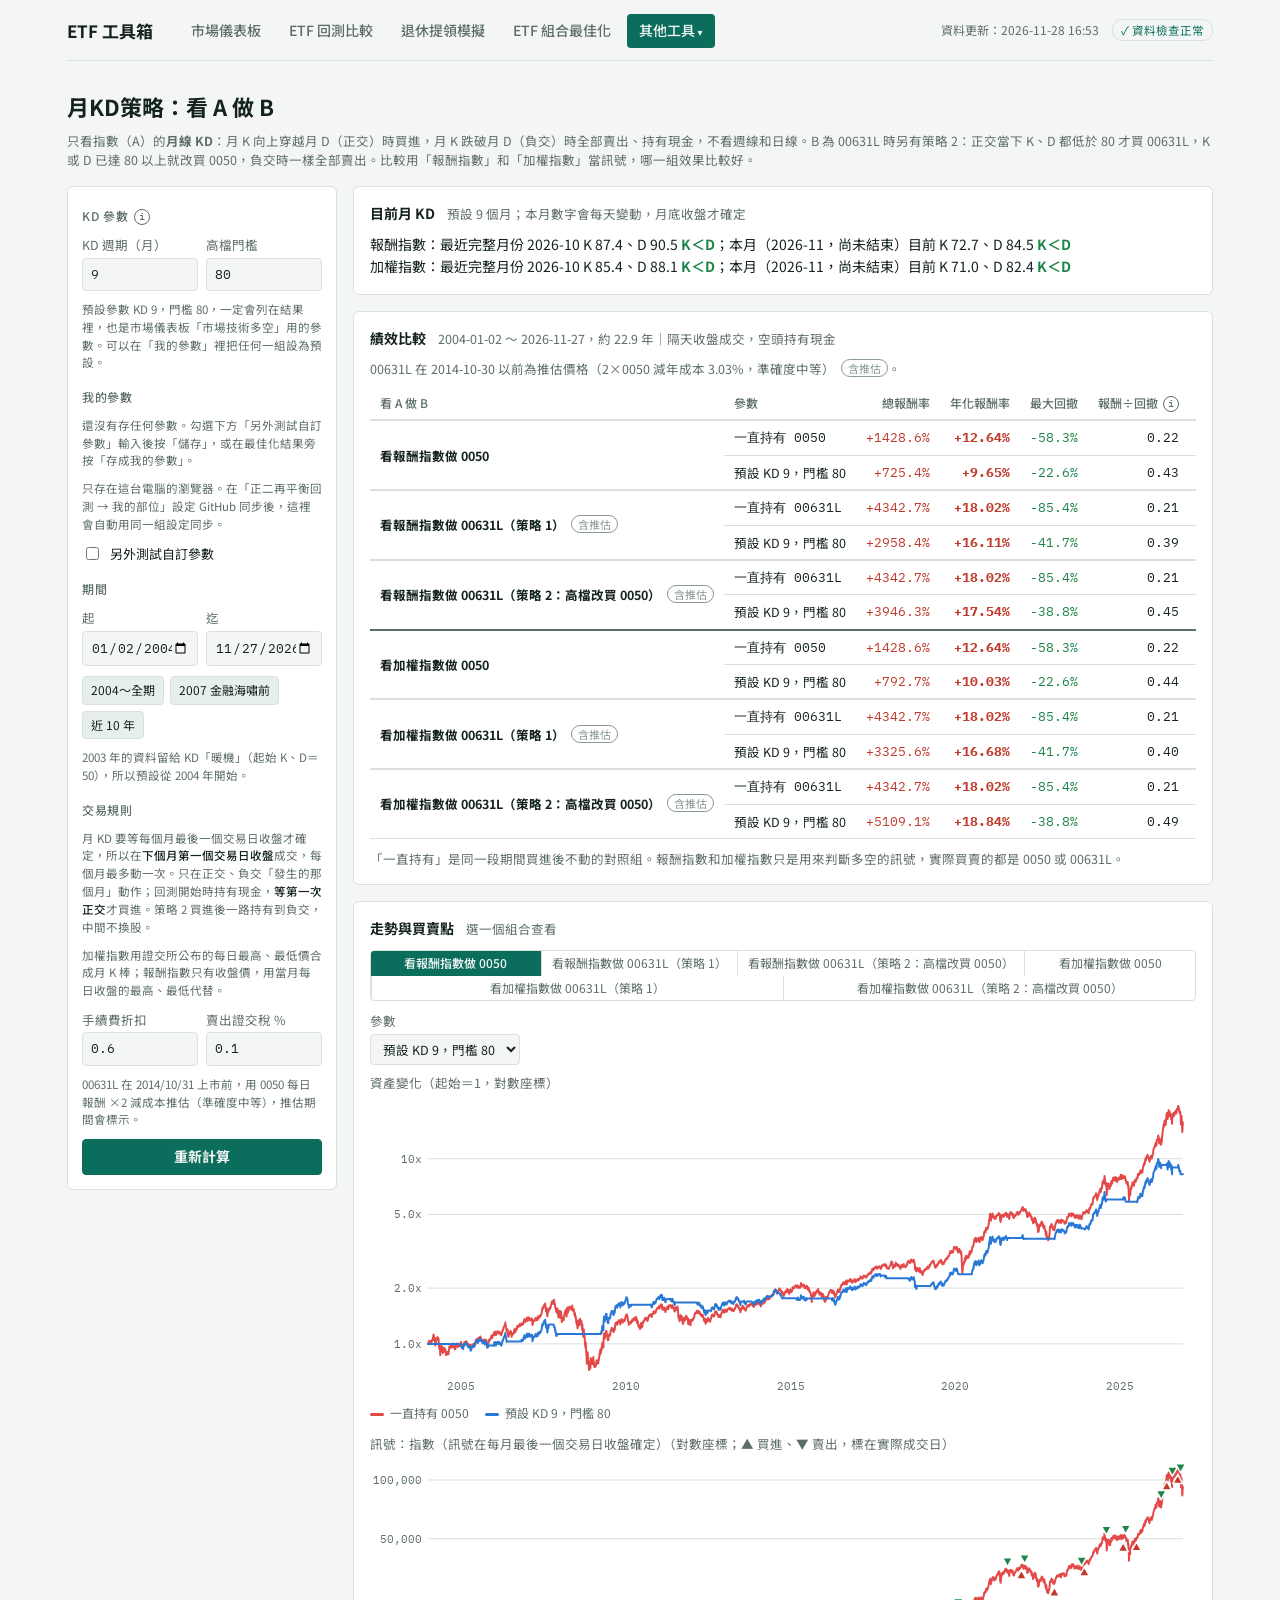
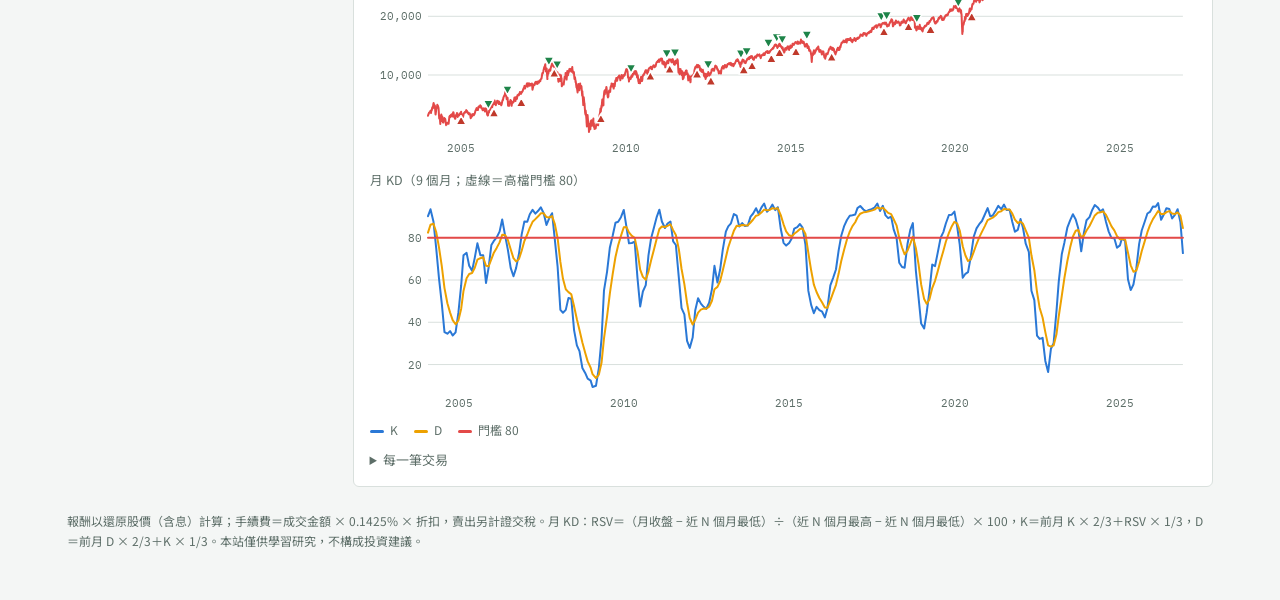
<file: kd.html>
<!DOCTYPE html>
<html lang="zh-Hant"><head><meta charset="utf-8"><meta name="viewport" content="width=device-width,initial-scale=1">
<title>月KD策略｜ETF 工具箱</title>
<link rel="stylesheet" href="https://fonts.googleapis.com/css2?family=IBM+Plex+Mono:wght@400;500&family=Noto+Sans+TC:wght@400;500;700&display=swap">
<link rel="stylesheet" href="assets/style.css?v=1127b">
</head><body>
<div class="wrap">
<header id="top"></header>
<h1>月KD策略：看 A 做 B</h1>
<p class="sub" style="margin:-8px 0 0">只看指數（A）的<b>月線 KD</b>：月 K 向上穿越月 D（正交）時買進，月 K 跌破月 D（負交）時全部賣出、持有現金，不看週線和日線。B 為 00631L 時另有策略 2：正交當下 K、D 都低於 80 才買 00631L，K 或 D 已達 80 以上就改買 0050，負交時一樣全部賣出。比較用「報酬指數」和「加權指數」當訊號，哪一組效果比較好。</p>
<div class="grid">
<form class="rail" id="f" onsubmit="return false">
  <h4>KD 參數<span id="parI"></span></h4>
  <div class="row2"><label>KD 週期（月）<input type="number" value="9" disabled></label><label>高檔門檻<input type="number" value="80" disabled></label></div>
  <p class="hint">預設 9 個月 KD、高檔門檻 80（只影響策略 2），一定會列在結果裡，當作比較基準。</p>
  <label class="chk"><input type="checkbox" id="useCustom"><span>另外測試自訂參數</span></label>
  <div class="row2" id="customBox" hidden><label>KD 週期（月）<input id="cN" type="number" min="2" max="36" step="1" value="6"></label><label>高檔門檻<input id="cT" type="number" min="1" max="99" step="1" value="70"></label></div>
  <h4>期間</h4>
  <div class="row2"><label>起<input id="start" type="date"></label><label>迄<input id="end" type="date"></label></div>
  <div class="quick"><button type="button" data-q="2004-01-02">2004～全期</button><button type="button" data-q="2007-10-01">2007 金融海嘯前</button><button type="button" data-q="10y">近 10 年</button></div>
  <p class="hint">2003 年的資料留給 KD「暖機」（起始 K、D＝50），所以預設從 2004 年開始。</p>
  <h4>交易規則</h4>
  <p class="hint" style="margin:0">月 KD 要等每個月最後一個交易日收盤才確定，所以在<b>下個月第一個交易日收盤</b>成交，每個月最多動一次。只在正交、負交「發生的那個月」動作；回測開始時持有現金，<b>等第一次正交</b>才買進。策略 2 買進後一路持有到負交，中間不換股。</p>
  <p class="hint" id="hlNote"></p>
  <div class="row2"><label>手續費折扣<input id="disc" type="number" value="0.6" step="0.1" min="0" max="1"></label><label>賣出證交稅 %<input id="tax" type="number" value="0.1" step="0.01" min="0"></label></div>
  <p class="hint">00631L 在 2014/10/31 上市前，用 0050 每日報酬 ×2 減成本推估（準確度中等），推估期間會標示。</p>
  <button type="button" class="primary" id="run">重新計算</button>
</form>
<main id="out"><div class="card loading">讀取資料中…</div></main>
</div>
<footer>報酬以還原股價（含息）計算；手續費＝成交金額 × 0.1425% × 折扣，賣出另計證交稅。月 KD：RSV＝（月收盤 − 近 N 個月最低）÷（近 N 個月最高 − 近 N 個月最低）× 100，K＝前月 K × 2/3＋RSV × 1/3，D＝前月 D × 2/3＋K × 1/3。本站僅供學習研究，不構成投資建議。</footer>
</div>
<script src="assets/core.js?v=1127a"></script>
<script src="assets/chart.js?v=1127a"></script>
<script src="assets/common.js?v=1127a"></script>
<script src="assets/signal-bt.js?v=1127a"></script>
<script src="assets/strategies.js?v=1127a"></script>
<script src="assets/signal-page.js?v=1127a"></script>
<script>
document.getElementById("parI").innerHTML = ETUI.info("把每天的價格合成月 K 棒（當月最高、最低、月底收盤），再算 KD。週期＝看最近幾個月的高低點。正交＝K 由下往上穿越 D，負交＝K 由上往下跌破 D。高檔門檻只用在策略 2：正交當下 K 或 D 達到門檻以上，就買 0050 而不是 00631L。");
(function(){
  const $ = id => document.getElementById(id);
  // 月 KD 的計算和加權指數高低價都在 assets/strategies.js（和市場儀表板共用）
  const kd = (a, ak, n) => ST.kd.calc(a, ak, n);
  ST.kd.loadHL().then(start);
  function start() {
    const nHL = Object.keys(ST.kd.HL).length;
    $("hlNote").innerHTML = nHL > 1000
      ? `加權指數用證交所公布的每日最高、最低價合成月 K 棒；報酬指數只有收盤價，用當月每日收盤的最高、最低代替。`
      : `加權指數的每日最高、最低價還在準備中（下次自動更新時會從證交所補齊），目前兩種指數都暫用當月每日收盤的最高、最低代替。`;
    let A0 = null;
    SPage.init({
    key: "kd",
    fillCustom: ps => { $("cN").value = ps.n; $("cT").value = ps.t; },
      targets: [
        { k: "0050", name: "0050", assets: ["0050"] },
        { k: "00631L", name: "00631L", label: "00631L（策略 1）", assets: ["00631L"] },
        { k: "MIX", name: "00631L／0050", label: "00631L（策略 2：高檔改買 0050）", assets: ["00631L", "0050"] }
      ],
      DEF: { n: 9, t: 80 },
      fmt: ps => `KD ${ps.n}，門檻 ${ps.t}`,
      readCustom: () => { const n = Math.round(+$("cN").value), t = +$("cT").value; return n >= 2 && t > 0 && t < 100 ? { n, t } : null; },
      ready: A => { A0 = A; },
      events: (a, ak, ps, jm, b) => ST.kd.events(a, ak, ps, jm, b),
      sigTitle: "指數（訊號在每月最後一個交易日收盤確定）",
      sigLines: () => [],
      subChart: {
        title: ps => `月 KD（${ps.n} 個月；虛線＝高檔門檻 ${ps.t}）`,
        draw: (host, a, ak, ps, d0, d1) => {
          const k = kd(a, ak, ps.n), idx = [];
          k.bars.forEach((b, m) => { const d = a.dates[b.end]; if (d >= d0.slice(0, 7) && d <= d1 + "~") idx.push(m); });
          const dates = idx.map(m => a.dates[k.bars[m].end]);
          ETChart.line(host, { height: 220, noLabels: true, yFmt: v => v.toFixed(0), tipFmt: v => v.toFixed(1), series: [
            { name: "K", color: 1, dates, values: idx.map(m => k.K[m]) },
            { name: "D", color: 4, dates, values: idx.map(m => k.D[m]) },
            { name: `門檻 ${ps.t}`, color: 8, dates, values: idx.map(() => ps.t), estN: 0 } ] });
          host.querySelectorAll("path.ln")[2]?.setAttribute("stroke-dasharray", "4 4");
        }
      },
      extraInfo: () => {
        if (!A0) return "";
        const row = (ak, name) => { const k = kd(A0[ak], ak, 9), n = k.bars.length;
          let m = n - 1; while (m >= 0 && !k.bars[m].complete) m--;
          const st = (K, D) => K > D ? '<b class="pos">K＞D</b>' : '<b class="neg">K＜D</b>';
          const cur = k.bars[n - 1].complete ? "" : `；本月（${k.bars[n - 1].mo}，尚未結束）目前 K ${k.K[n - 1].toFixed(1)}、D ${k.D[n - 1].toFixed(1)} ${st(k.K[n - 1], k.D[n - 1])}`;
          return `<div>${name}：最近完整月份 ${k.bars[m].mo} K ${k.K[m].toFixed(1)}、D ${k.D[m].toFixed(1)} ${st(k.K[m], k.D[m])}${cur}</div>`; };
        return `<section class="card"><h3>目前月 KD<span class="sub">預設 9 個月；本月數字會每天變動，月底收盤才確定</span></h3>${row("TWRI", "報酬指數")}${row("TWII", "加權指數")}</section>`;
      }
    });
  }
})();
</script>
</body></html>
</file>
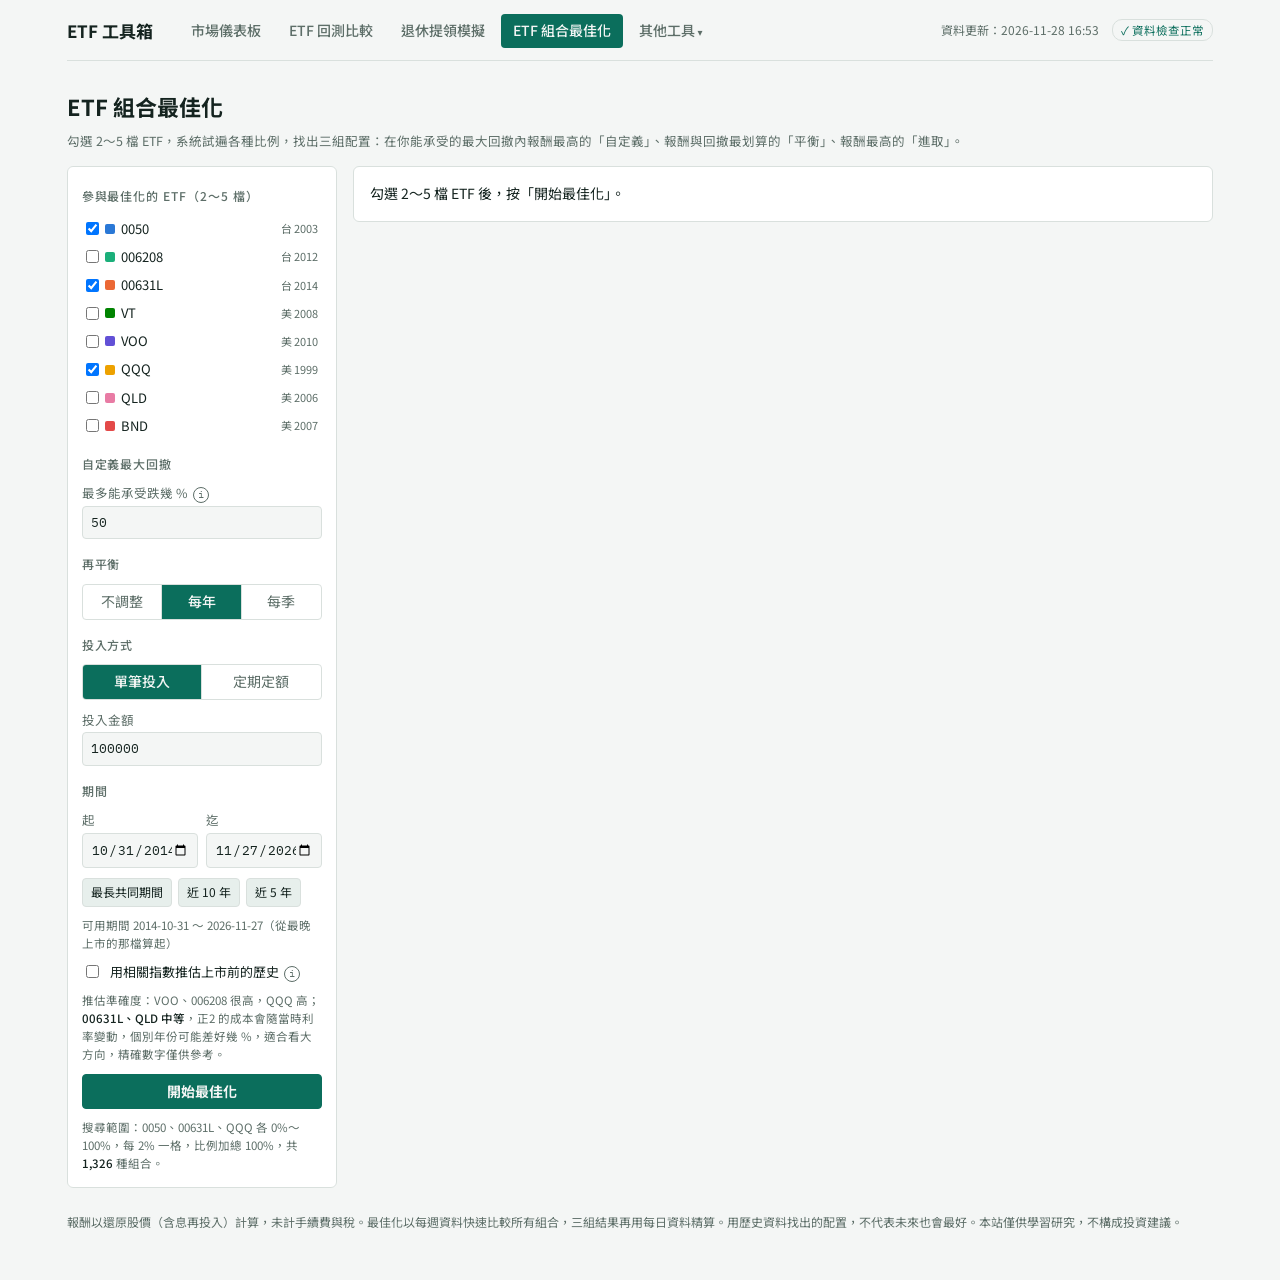
<file: optimize.html>
<!DOCTYPE html>
<html lang="zh-Hant"><head><meta charset="utf-8"><meta name="viewport" content="width=device-width,initial-scale=1">
<title>ETF 組合最佳化｜ETF 工具箱</title>
<link rel="stylesheet" href="https://fonts.googleapis.com/css2?family=IBM+Plex+Mono:wght@400;500&family=Noto+Sans+TC:wght@400;500;700&display=swap">
<link rel="stylesheet" href="assets/style.css?v=1127b">
</head><body>
<div class="wrap">
<header id="top"></header>
<h1>ETF 組合最佳化</h1>
<p class="sub" style="margin:-8px 0 0">勾選 2～5 檔 ETF，系統試遍各種比例，找出三組配置：在你能承受的最大回撤內報酬最高的「自定義」、報酬與回撤最划算的「平衡」、報酬最高的「進取」。</p>
<div class="grid">
<form class="rail" id="f" onsubmit="return false">
  <h4>參與最佳化的 ETF（2～5 檔）</h4>
  <div class="picks" id="picks"></div>
  <h4>自定義最大回撤</h4>
  <label><span>最多能承受跌幾 %<span id="mddI"></span></span><input id="mddLim" type="number" min="5" max="95" step="1" value="50"></label>
  <h4>再平衡</h4>
  <div class="seg" id="reb"><button type="button" data-v="none">不調整</button><button type="button" data-v="year" class="on">每年</button><button type="button" data-v="quarter">每季</button></div>
  <h4>投入方式</h4>
  <div class="seg" id="mode"><button type="button" data-v="lump" class="on">單筆投入</button><button type="button" data-v="dca">定期定額</button></div>
  <label><span id="amtL">投入金額</span><input id="amt" type="number" min="1" step="10000" value="100000"></label>
  <h4>期間</h4>
  <div class="row2"><label>起<input id="start" type="date"></label><label>迄<input id="end" type="date"></label></div>
  <div class="quick"><button type="button" data-q="max">最長共同期間</button><button type="button" data-q="10">近 10 年</button><button type="button" data-q="5">近 5 年</button></div>
  <p class="hint" id="rangeH"></p>
  <div id="ccyBox">
    <h4>美股計價幣別</h4>
    <div class="seg" id="ccy"><button type="button" data-v="USD" class="on">美金</button><button type="button" data-v="TWD">台幣</button></div>
    <p class="hint">只影響「全部是美股」的情況。勾選中有台股時一律用台幣計算。</p>
  </div>
  <label class="chk"><input type="checkbox" id="ext"><span>用相關指數推估上市前的歷史<span id="extI"></span></span></label>
  <p class="hint">推估準確度：VOO、006208 很高，QQQ 高；<b>00631L、QLD 中等</b>，正2 的成本會隨當時利率變動，個別年份可能差好幾 %，適合看大方向，精確數字僅供參考。</p>
  <button type="button" class="primary" id="go">開始最佳化</button>
  <p class="hint" id="spaceH"></p>
</form>
<main id="out"><div class="card">勾選 2～5 檔 ETF 後，按「開始最佳化」。</div></main>
</div>
<footer>報酬以還原股價（含息再投入）計算，未計手續費與稅。最佳化以每週資料快速比較所有組合，三組結果再用每日資料精算。用歷史資料找出的配置，不代表未來也會最好。本站僅供學習研究，不構成投資建議。</footer>
</div>
<script src="assets/core.js?v=1127a"></script>
<script src="assets/chart.js?v=1127a"></script>
<script src="assets/common.js?v=1127a"></script>
<script>
(function(){
  const {fmt, TICKERS, ETF_LIST} = ET;
  const info = ETUI.info, cls = ETUI.cls, $ = id => document.getElementById(id);
  const STEP = 2;
  const st = { picks: ["0050","00631L","QQQ"], reb: "year", mode: "lump", ccy: "USD", ext: false, start: null, end: null, log: true };

  $("mddI").innerHTML = info("「自定義」那一組，會在最大回撤不超過這個數字的配置裡，挑報酬最高的。例如填 30，代表最慘的時候帳面最多跌 30%。");
  $("extI").innerHTML = info("勾選後，上市較晚的 ETF 用追蹤相同指數的標的把歷史往前延伸（006208、00631L 用 0050，QLD 用 QQQ，VOO 用 S&P 500 含息指數，QQQ 用那斯達克 100 指數），可以涵蓋更長的期間，例如 2008 年金融海嘯。");

  // ---------- 資料 ----------
  const raw = {};
  Promise.all(ETF_LIST.concat(["SP500TR","NDX","USDTWD"]).map(k=>ET.load(k).then(s=>raw[k]=s).catch(()=>null))).then(()=>{ drawPicks(); refresh(); });
  function startYear(k){
    const s = raw[k]; if (!s) return "";
    const y = s.dates[0].slice(0,4), spec = TICKERS[k].ext, base = spec && raw[spec.base];
    const ey = st.ext && base ? base.dates[0].slice(0,4) : null;
    return (TICKERS[k].ccy==="USD"?"美":"台") + " " + (ey && ey < y ? `<span class="est">${ey}</span>·` : "") + y;
  }
  function drawPicks(){
    $("picks").innerHTML = ETF_LIST.map(k=>`<label class="pick"><input type="checkbox" value="${k}" ${st.picks.includes(k)?"checked":""}><i style="background:var(--s${TICKERS[k].color})"></i>${k}<small>${startYear(k)}</small></label>`).join("");
  }
  const calib = {};
  function series(k, twd){
    let s = { dates: raw[k].dates, adj: raw[k].adj, estN: 0 };
    const spec = TICKERS[k].ext;
    if (st.ext && spec && raw[spec.base]) {
      if (!calib[k]) calib[k] = ET.calibrate(raw[k], raw[spec.base], spec.lev);
      s = ET.extend(raw[k], raw[spec.base], spec.lev, calib[k].drag);
    }
    if (TICKERS[k].ccy === "USD" && twd && raw.USDTWD) s = ET.toTWD(s, raw.USDTWD);
    return s;
  }
  const ccyNow = () => st.picks.every(k=>TICKERS[k].ccy==="USD") && st.ccy === "USD" ? "USD" : "TWD";
  function combos(n){ let c = 1; for (let i=1;i<n;i++) c = c * (100/STEP + i) / i; return Math.round(c); }

  // 期間與搜尋範圍說明（不重新計算）
  let lastEnd = "";
  function refresh(){
    if (!Object.keys(raw).length) return;
    $("ccyBox").hidden = !st.picks.length || !st.picks.every(k=>TICKERS[k].ccy==="USD");
    const n = st.picks.length;
    $("go").disabled = n < 2 || n > 5;
    if (n < 2 || n > 5) { $("rangeH").textContent = ""; $("spaceH").innerHTML = n > 5 ? "最多 5 檔" : "請勾選至少 2 檔"; return; }
    const S = st.picks.map(k=>series(k, ccyNow()==="TWD"));
    const c0 = S.map(s=>s.dates[0]).sort().pop(), c1 = S.map(s=>s.dates[s.dates.length-1]).sort()[0];
    lastEnd = c1;
    const start = st.start && st.start > c0 ? st.start : c0, end = st.end && st.end < c1 ? st.end : c1;
    $("start").value = start; $("end").value = end; $("start").min = c0; $("end").max = c1;
    $("rangeH").textContent = `可用期間 ${c0} ～ ${c1}（從最晚上市的那檔算起）`;
    $("spaceH").innerHTML = `搜尋範圍：${st.picks.join("、")} 各 0%～100%，每 ${STEP}% 一格，比例加總 100%，共 <b>${fmt.num(combos(n))}</b> 種組合。`;
  }

  // ---------- 控制項 ----------
  $("picks").addEventListener("change", e=>{
    const on = [...$("picks").querySelectorAll("input")].filter(b=>b.checked).map(b=>b.value);
    if (on.length > 5) { e.target.checked = false; return; }
    st.picks = on; refresh();
  });
  function segBind(id, key){
    $(id).addEventListener("click", e=>{ const b = e.target.closest("button"); if(!b) return;
      st[key] = b.dataset.v; $(id).querySelectorAll("button").forEach(x=>x.classList.toggle("on", x===b));
      if (key === "mode") { $("amt").value = st.mode === "lump" ? 100000 : 10000; $("amtL").textContent = st.mode === "lump" ? "投入金額" : "每月投入金額"; }
      refresh(); });
  }
  segBind("reb","reb"); segBind("mode","mode"); segBind("ccy","ccy");
  $("ext").addEventListener("change", e=>{ st.ext = e.target.checked; st.start = null; drawPicks(); refresh(); });
  $("start").addEventListener("change", e=>{ st.start = e.target.value || null; refresh(); });
  $("end").addEventListener("change", e=>{ st.end = e.target.value || null; refresh(); });
  document.querySelector(".quick").addEventListener("click", e=>{ const b = e.target.closest("button"); if(!b) return;
    st.end = null;   // 快速期間按鈕：迄日一律回到最新一天
    st.start = b.dataset.q === "max" ? null : ET.addYears(lastEnd, -+b.dataset.q); refresh(); });
  $("go").addEventListener("click", go);

  // ---------- 最佳化 ----------
  let worker = null;
  function go(){
    const keys = st.picks.slice(), n = keys.length; if (n < 2 || n > 5) return;
    const ccy = ccyNow(), twd = ccy === "TWD";
    const start = $("start").value, end = $("end").value;
    const lim = Math.max(1, Math.min(99, +$("mddLim").value || 50)) / 100;
    const comp = keys.map(k=>ET.slice(series(k, twd), start, end));
    // 用 portfolio() 的方式對齊日期：各檔等權的「價格矩陣」
    const navs = keys.map((k,i)=>ET.portfolio([{ s: comp[i], w: 1 }], "none"));
    // 聯集日期（每檔都已對齊到共同期間）
    const set = new Set(); navs.forEach(p=>p.dates.forEach(d=>set.add(d)));
    const c0 = navs.map(p=>p.dates[0]).sort().pop(), c1 = navs.map(p=>p.dates[p.dates.length-1]).sort()[0];
    const dates = [...set].filter(d=>d>=c0 && d<=c1).sort();
    const px = navs.map(p=>{ const a = new Float64Array(dates.length); let j = 0;
      for (let i=0;i<dates.length;i++){ while (j+1<p.dates.length && p.dates[j+1] <= dates[i]) j++; a[i] = p.adj[j]; } return a; });
    // 每週最後一個交易日
    const wk = []; for (let i=0;i<dates.length;i++){ const d = new Date(ET.dnum(dates[i])); const nx = i+1<dates.length ? new Date(ET.dnum(dates[i+1])) : null;
      if (!nx || nx.getUTCDay() <= d.getUTCDay() || (nx - d) > 6*864e5) wk.push(i); }
    const T = wk.length - 1;
    const R = new Float64Array(T * n), reb = new Uint8Array(T);
    const per = d => st.reb === "year" ? d.slice(0,4) : st.reb === "quarter" ? d.slice(0,4)+Math.floor((+d.slice(5,7)-1)/3) : "";
    for (let t=0;t<T;t++){
      for (let k=0;k<n;k++) R[t*n+k] = px[k][wk[t+1]] / px[k][wk[t]] - 1;
      reb[t] = st.reb !== "none" && t > 0 && per(dates[wk[t]]) !== per(dates[wk[t-1]]) ? 1 : 0;
    }
    const years = ET.years(dates[wk[0]], dates[wk[T]]);
    const M = combos(n);
    $("out").innerHTML = `<div class="card"><h3>計算中…</h3><p class="note" id="prog">準備中</p><div class="bar"><i id="progBar"></i></div></div>`;
    $("go").disabled = true;
    if (worker) worker.terminate();
    worker = new Worker("assets/optimize-worker.js?v=1127a");
    worker.onmessage = ev => {
      const m = ev.data;
      if (m.type === "progress") {
        const pct = (m.phase === 1 ? 0.8 : 0.8 + 0.2) * 0 + (m.phase === 1 ? m.done / m.total * 80 : 80 + m.done / m.total * 20);
        $("prog").textContent = m.phase === 1 ? `比較各種比例：${fmt.num(m.done)} / ${fmt.num(m.total)}` : "評估高原型（周圍比例是否也表現好）";
        $("progBar").style.width = pct.toFixed(0) + "%";
        return;
      }
      $("go").disabled = false;
      finish(m, { keys, n, comp, ccy, start: dates[0], end: dates[dates.length-1], lim, years });
    };
    worker.postMessage({ R, reb, T, n, years, step: STEP });
  }

  // 每日資料精算一組配置
  function daily(ctx, wts){
    const parts = ctx.keys.map((k,i)=>({ s: ctx.comp[i], w: wts[i] })).filter(p=>p.w > 0);
    const nav = ET.slice(ET.portfolio(parts, st.reb), ctx.start, ctx.end);
    const amt = Math.max(1, +$("amt").value || 0);
    const res = st.mode === "lump" ? ET.lumpSum(nav, amt) : ET.dca(nav, amt);
    const lump = st.mode === "lump" ? res : ET.lumpSum(nav, amt);
    return { nav, res, ret: st.mode === "lump" ? res.cagr : res.irr, mdd: lump.mdd.mdd, vol: lump.vol };
  }

  function finish(m, ctx){
    const { M, S, flat, cagr, mdd, sCagr, sMdd } = m, n = ctx.n;
    const W = i => Array.from(flat.subarray(i*n, i*n+n), x=>x/S);
    const argmax = (score, ok) => { let b = -1, bv = -Infinity; for (let i=0;i<M;i++) if ((!ok || ok(i)) && score(i) > bv) { bv = score(i); b = i; } return b; };
    // 高原型：分數用鄰居平均報酬、鄰居最差回撤
    const picks = {};
    // 自定義：鄰居最差回撤也不超過上限；再用每日資料確認，超過就往下一名找
    const okIdx = []; for (let i=0;i<M;i++) if (-sMdd[i] <= ctx.lim) okIdx.push(i);
    okIdx.sort((a,b)=>sCagr[b]-sCagr[a]);
    let custom = null;
    for (let r=0; r<Math.min(okIdx.length, 400); r++) { const d = daily(ctx, W(okIdx[r])); if (-d.mdd <= ctx.lim) { custom = okIdx[r]; break; } }
    picks.custom = custom;
    picks.balance = argmax(i => sCagr[i] / Math.max(0.01, -sMdd[i]));
    picks.aggr = argmax(i => sCagr[i]);
    // 尖峰型（只看單一點）供對照
    const peak = {
      custom: argmax(i => cagr[i], i => -mdd[i] <= ctx.lim),
      balance: argmax(i => cagr[i] / Math.max(0.01, -mdd[i])),
      aggr: argmax(i => cagr[i]),
    };
    render(ctx, picks, peak, W, m);
  }

  const wDesc = (keys, w) => keys.map((k,i)=>[k, w[i]]).filter(x=>x[1]>0).map(([k,v])=>`${k} ${Math.round(v*100)}%`).join("＋");
  function render(ctx, picks, peak, W, m){
    const L = { custom: `自定義（回撤 ≤ ${Math.round(ctx.lim*100)}%）`, balance: "平衡", aggr: "進取" };
    const D = { custom: `最大回撤不超過 ${Math.round(ctx.lim*100)}% 的配置中，報酬最高`, balance: "「年化報酬 ÷ 最大回撤」最高：每承受 1% 回撤換到最多報酬", aggr: "報酬最高，回撤也最大" };
    const COL = { custom: 1, balance: 3, aggr: 2 };
    const ret = st.mode === "lump" ? "年化報酬" : "年化報酬（IRR）";
    const res = {};
    let h = `<section class="card callout-card"><div class="callout"><b>這是「高原型」最佳化</b>，不是只挑歷史上單一最高點的「尖峰型」。
      高原型挑的是：比例稍微改變（例如各檔增減 2%～6%），結果也一樣好的配置，比較不會只是剛好適合過去。
      所以這裡的報酬數字，通常會<b>比尖峰型略低</b>，這是刻意的保守選擇，不是算錯。每組下方灰字列出尖峰型的結果供對照。</div>
      <p class="note" style="margin:0">${ctx.start} ～ ${ctx.end}，約 ${ctx.years.toFixed(1)} 年｜${ctx.keys.join("、")}，每 ${STEP}% 一格，共 ${fmt.num(m.M)} 種組合｜再平衡：${({none:"不調整",year:"每年",quarter:"每季"})[st.reb]}｜${ctx.ccy==="USD"?"美金":"台幣"}計價｜計算 ${Math.max(0.1, m.ms/1000).toFixed(1)} 秒</p></section>
      <div class="tiers">`;
    for (const key of ["custom","balance","aggr"]) {
      const i = picks[key];
      if (i === null || i < 0) { h += `<div class="tier"><h4>${L[key]}</h4><p class="note">沒有任何配置的最大回撤能控制在 ${Math.round(ctx.lim*100)}% 以內（含周圍比例）。可以把上限調高，或加入波動較低的標的（例如 BND）。</p></div>`; continue; }
      const w = W(i), d = daily(ctx, w); res[key] = { w, d };
      const pk = peak[key] >= 0 ? peak[key] : null, pw = pk !== null ? W(pk) : null, pd = pk !== null ? daily(ctx, pw) : null;
      h += `<div class="tier"><h4><i class="sw" style="background:var(--s${COL[key]})"></i>${L[key]}<small>${D[key]}</small></h4>
        <div class="wbars">${ctx.keys.map((k,j)=>`<div class="wb"><span>${k}</span><div><i style="width:${(w[j]*100).toFixed(0)}%;background:var(--s${TICKERS[k].color})"></i></div><b>${Math.round(w[j]*100)}%</b></div>`).join("")}</div>
        <div class="tp"><div><small>${ret}</small><b class="${cls(d.ret)}">${fmt.spct(d.ret,2)}</b></div><div><small>最大回撤</small><b class="neg">${fmt.pct(d.mdd)}</b></div>
          <div><small>年化波動</small><b>${fmt.pct(d.vol)}</b></div><div><small>報酬 ÷ 回撤</small><b>${(d.ret/Math.max(0.0001,-d.mdd)).toFixed(2)}</b></div></div>
        ${pd ? `<p class="peak">尖峰型：${wDesc(ctx.keys, pw)}，${ret} ${fmt.spct(pd.ret,2)}、回撤 ${fmt.pct(pd.mdd)}</p>` : ""}
      </div>`;
    }
    h += `</div>
      <section class="card"><h3>三組配置的資產走勢<span class="sub">${ctx.ccy==="USD"?"美金":"台幣"}，每日資料</span></h3>
        <div class="tools" style="margin-bottom:6px"><label class="chk" style="font-size:12.5px"><input type="checkbox" id="logc" ${st.log?"checked":""}> 對數座標</label>
        <a id="toBt" href="#">把這三組帶到「ETF 回測比較」看更多細節 →</a></div>
        <div id="ch"></div></section>
      <section class="card"><h3>回撤</h3><div id="chdd"></div></section>`;
    $("out").innerHTML = h;
    const keysOk = ["custom","balance","aggr"].filter(k=>res[k]);
    const lineS = keysOk.map(k=>({ name: L[k].replace(/（.*/,""), color: COL[k], dates: res[k].d.nav.dates, values: Array.from(res[k].d.res.value), estN: res[k].d.nav.estN }));
    const short = v => ctx.ccy === "USD" ? (v>=1e6 ? "$"+(v/1e6).toFixed(v>=1e7?0:1)+"M" : "$"+(v/1e3).toFixed(0)+"K") : (v>=1e8 ? (v/1e8).toFixed(1)+"億" : (v/1e4).toFixed(0)+"萬");
    const draw = () => ETChart.line($("ch"), { series: lineS, log: st.log, height: 300, yFmt: short, tipFmt: v=>fmt.money(v, ctx.ccy) });
    draw();
    $("logc").addEventListener("change", e=>{ st.log = e.target.checked; draw(); });
    ETChart.line($("chdd"), { series: keysOk.map(k=>({ name: L[k].replace(/（.*/,""), color: COL[k], dates: res[k].d.nav.dates, values: Array.from(ET.drawdownSeries(res[k].d.nav.adj)), estN: res[k].d.nav.estN })),
      zero: true, height: 200, yFmt: v=>fmt.pct(v,0), tipFmt: v=>fmt.pct(v,1), noLabels: true });
    // 帶到回測比較
    const pf = keysOk.map(k=>ctx.keys.map((t,j)=>[t, Math.round(res[k].w[j]*100)]).filter(x=>x[1]>0).map(x=>x.join(":")).join(",")).join("|");
    $("toBt").href = `backtest.html?pf=${encodeURIComponent(pf)}&reb=${st.reb}&s=${ctx.start}&e=${ctx.end}${st.ext?"&ext=1":""}&mode=${st.mode}`;
  }
})();
</script>
</body></html>
</file>
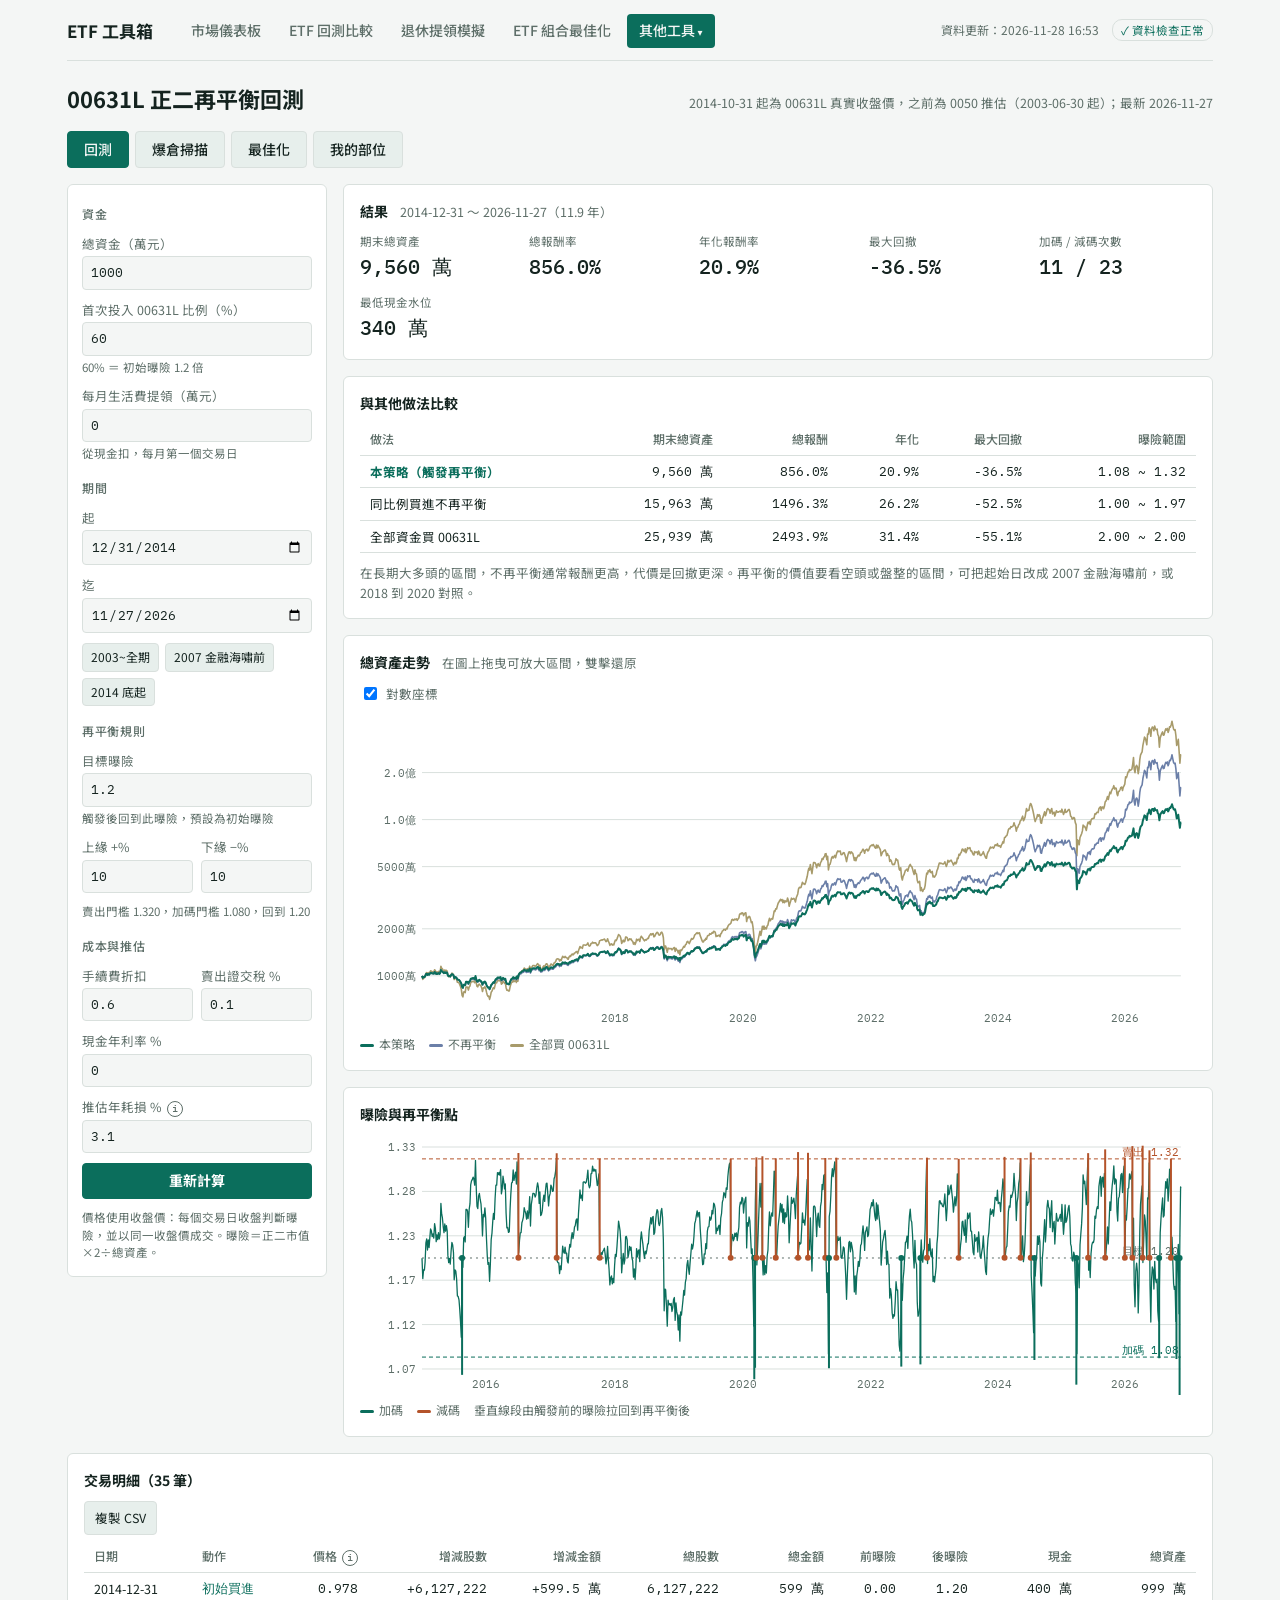
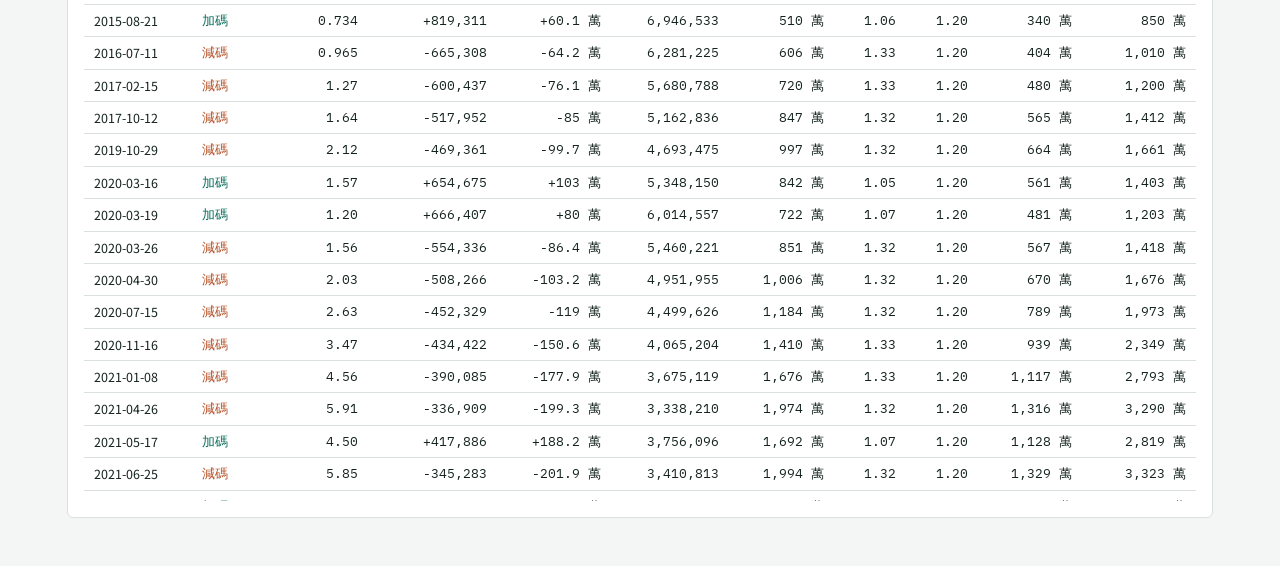
<file: rebalance.html>
<!DOCTYPE html>
<html lang="zh-Hant"><head><meta charset="utf-8"><meta name="viewport" content="width=device-width,initial-scale=1,viewport-fit=cover">
<title>正二再平衡回測｜ETF 工具箱</title>
<link rel="stylesheet" href="assets/style.css?v=1127b">
<link rel="stylesheet" href="https://fonts.googleapis.com/css2?family=IBM+Plex+Mono:wght@400;500&family=Noto+Sans+TC:wght@400;500;700&display=swap">
<style>
/* Layout A: narrow parameter rail left, KPIs and two stacked full-width charts right, trade log spanning the whole page below */
:root{
  --bg:#f4f6f5;--panel:#ffffff;--ink:#14231f;--mute:#5d6e68;--line:#d9e0dd;
  --accent:#0b6e5c;--buy:#0b6e5c;--sell:#b4532a;--warn:#b4532a;--c2:#6b7fa8;--c3:#a89b6b;--soft:#e7efec;
  --est:#8a9a94;--estbg:rgba(120,140,132,.13);color-scheme:light;
  --font:"Noto Sans TC",system-ui,-apple-system,"Segoe UI",sans-serif;--mono:"IBM Plex Mono",ui-monospace,Menlo,monospace;
}
@media (prefers-color-scheme:dark){:root:not([data-theme="light"]){
  --bg:#0f1715;--panel:#17221f;--ink:#e4ece9;--mute:#93a59f;--line:#2a3a35;
  --accent:#3fc4a5;--buy:#3fc4a5;--sell:#e58a5f;--warn:#e58a5f;--c2:#8ea3cc;--c3:#c9bb85;--soft:#1f2f2a;
  --est:#7f918b;--estbg:rgba(150,170,162,.12);color-scheme:dark}}
:root[data-theme="dark"]{
  --bg:#0f1715;--panel:#17221f;--ink:#e4ece9;--mute:#93a59f;--line:#2a3a35;
  --accent:#3fc4a5;--buy:#3fc4a5;--sell:#e58a5f;--warn:#e58a5f;--c2:#8ea3cc;--c3:#c9bb85;--soft:#1f2f2a;
  --est:#7f918b;--estbg:rgba(150,170,162,.12);color-scheme:dark}
*{box-sizing:border-box}
:root{padding-block:env(safe-area-inset-top,0px) env(safe-area-inset-bottom,0px)}
[hidden]{display:none!important}
body{margin:0}
body{background:var(--bg);color:var(--ink);font-family:var(--font);font-size:14px;line-height:1.55;
  padding-inline:max(clamp(16px,5.2vw,80px),env(safe-area-inset-left,0px)) max(clamp(16px,5.2vw,80px),env(safe-area-inset-right,0px));padding-block:0 48px}
.wrap{max-width:1800px;margin:0 auto;display:grid;gap:16px}
.pghead{display:flex;flex-wrap:wrap;gap:4px 16px;align-items:baseline;justify-content:space-between}
h1{font-size:22px;margin:0;font-weight:700;text-wrap:balance}
.sub{color:var(--mute);font-size:12.5px}
.grid{display:grid;grid-template-columns:260px minmax(0,1fr);gap:16px;align-items:start}
@media(max-width:860px){.grid{grid-template-columns:minmax(0,1fr)}}
.rail{background:var(--panel);border:1px solid var(--line);border-radius:6px;padding:14px;position:sticky;top:12px;display:grid;gap:10px}
@media(max-width:860px){.rail{position:static}}
.rail h2{font-size:12px;letter-spacing:.08em;color:var(--mute);margin:6px 0 0;font-weight:500}
label{display:grid;gap:3px;font-size:12.5px;color:var(--mute)}
label span.u{color:var(--mute);font-size:11.5px}
input,select{font:inherit;font-family:var(--mono);color:var(--ink);background:var(--bg);border:1px solid var(--line);border-radius:4px;padding:6px 8px;width:100%;min-width:0}
input:focus-visible,select:focus-visible,button:focus-visible{outline:2px solid var(--accent);outline-offset:1px}
.row2{display:grid;grid-template-columns:1fr 1fr;gap:8px}
button{font:inherit;cursor:pointer;border-radius:4px;border:1px solid var(--line);background:var(--soft);color:var(--ink);padding:6px 10px}
button.primary{background:var(--accent);border-color:var(--accent);color:#fff;font-weight:700}
:root[data-theme="dark"] button.primary{color:#06201a}
@media (prefers-color-scheme:dark){:root:not([data-theme="light"]) button.primary{color:#06201a}}
.quick{display:flex;flex-wrap:wrap;gap:6px}
.quick button{font-size:12px;padding:4px 8px}
.hint{font-size:11.5px;color:var(--mute);margin:0}
button.info{display:inline-grid;place-items:center;width:16px;height:16px;padding:0;margin-left:5px;border-radius:50%;font-size:10px;font-family:var(--mono);line-height:1;color:var(--mute);background:transparent;border:1px solid var(--mute);vertical-align:middle;font-weight:500}
button.info:hover{color:var(--accent);border-color:var(--accent)}
#tip{position:fixed;z-index:60;max-width:300px;background:var(--panel);color:var(--ink);border:1px solid var(--accent);border-radius:5px;padding:9px 11px;font-size:12.5px;line-height:1.5;box-shadow:0 4px 18px rgba(0,0,0,.25);font-weight:400;text-align:left;white-space:normal}
main{display:grid;grid-template-columns:minmax(0,1fr);gap:16px;min-width:0}
.card{background:var(--panel);border:1px solid var(--line);border-radius:6px;padding:16px;min-width:0}
.card h3{margin:0 0 10px;font-size:14px;display:flex;flex-wrap:wrap;gap:4px 12px;align-items:baseline}
.alert{border-color:var(--warn);color:var(--warn);font-weight:500}
.note{font-size:12.5px;color:var(--mute);margin:10px 0 0}
.kpis{display:grid;grid-template-columns:repeat(auto-fit,minmax(130px,1fr));gap:12px}
.kpi small{display:block;color:var(--mute);font-size:11.5px}
.kpi b{font-family:var(--mono);font-size:20px;font-weight:500}
.tw{overflow-x:auto}
table{border-collapse:collapse;width:100%;font-variant-numeric:tabular-nums}
th,td{padding:6px 10px;text-align:right;white-space:nowrap;border-bottom:1px solid var(--line);font-family:var(--mono);font-size:12.5px}
th{font-family:var(--font);color:var(--mute);font-weight:500;font-size:12px}
th:first-child,td:first-child{text-align:left}
td.l,th.l{text-align:left}
td.est{color:var(--est)}
tr.s td:first-child{color:var(--accent);font-weight:700}
.buy{color:var(--buy)}.sell{color:var(--sell)}
.logbox{max-height:560px;overflow:auto}
.logbox th{position:sticky;top:0;background:var(--panel);z-index:2}
.tabs{display:flex;gap:6px}
.tabs button{padding:7px 16px;font-weight:500}
.tabs button.on{background:var(--accent);border-color:var(--accent);color:var(--bg)}
.sel{font:inherit;font-family:var(--font);width:auto;padding:4px 8px}
tr.click{cursor:pointer}tr.click:hover td{background:var(--soft)}
.okc{color:var(--accent)}.badc{color:var(--sell)}
.cw{position:relative;min-width:0}
.cw svg{display:block;width:100%;touch-action:pan-y;cursor:crosshair;user-select:none}
svg text{fill:var(--mute);font-family:var(--mono);font-size:11px}
svg text.estl{fill:var(--est)}
.legend{display:flex;flex-wrap:wrap;gap:4px 14px;font-size:12px;color:var(--mute);margin-top:6px}
.legend i{display:inline-block;width:14px;height:3px;vertical-align:middle;margin-right:5px}
.tools{display:flex;gap:10px;flex-wrap:wrap;align-items:center;margin-bottom:6px;font-size:12.5px;color:var(--mute)}
.ct{position:absolute;pointer-events:none;z-index:5;background:var(--panel);border:1px solid var(--line);border-radius:5px;padding:7px 10px;font-size:12px;line-height:1.5;box-shadow:0 4px 16px rgba(0,0,0,.2);white-space:nowrap;font-family:var(--mono);color:var(--ink)}
.ct .e{color:var(--est)}.ct .tag{color:var(--est);font-family:var(--font)}
.ct .hd{font-weight:500;margin-bottom:2px}

.tiers{display:grid;grid-template-columns:repeat(auto-fit,minmax(250px,1fr));gap:14px}
.tier{border:1px solid var(--line);border-radius:6px;padding:14px;min-width:0;background:var(--bg)}
.tier h4{margin:0 0 10px;font-size:16px;display:flex;gap:8px;align-items:baseline;flex-wrap:wrap}
.tier h4 small{font-size:12px;font-weight:400;color:var(--mute)}
.tp{display:grid;grid-template-columns:1fr 1fr;gap:8px 12px;margin-bottom:10px}
.tp small{display:block;color:var(--mute);font-size:11.5px}.tp b{font-family:var(--mono);font-size:19px;font-weight:500}
table.mini td{padding:3px 0;border-bottom:1px solid var(--line);font-size:12.5px}
.grid.single{grid-template-columns:minmax(0,1fr)}
.callout{border:1px solid var(--accent);border-left-width:5px;background:var(--soft);border-radius:5px;padding:12px 14px;margin:0 0 12px;font-size:13.5px;line-height:1.6}
.callout b{color:var(--accent);font-size:14.5px}
ul.fmt{margin:0 0 10px;padding-left:20px;font-size:12.5px;color:var(--mute)}
ul.fmt li{margin:2px 0}
.lform{display:grid;grid-template-columns:repeat(auto-fit,minmax(130px,1fr));gap:10px;align-items:end}
.lform .lbtn{display:flex;gap:6px}
.mini{font-size:11.5px;padding:2px 7px}
label.chk{display:flex;gap:8px;align-items:center;grid-auto-flow:column;margin:8px 0;font-size:13px;color:var(--ink)}
label.chk input{width:auto}
textarea{box-sizing:border-box}
.card h3 .sub{font-weight:400}
</style>
<div class="wrap">
<header id="top"></header>
<div class="pghead"><h1>00631L 正二再平衡回測</h1><div class="sub" id="datainfo"></div></div>
<div class="tabs" id="tabs"><button type="button" data-t="backtest" class="on">回測</button><button type="button" data-t="scan">爆倉掃描</button><button type="button" data-t="opt">最佳化</button><button type="button" data-t="pos">我的部位</button></div>
<div class="grid" id="grid">
<form class="rail" id="f" onsubmit="return false">
  <h2>資金</h2>
  <label>總資金（萬元）<input id="capital" type="number" value="1000" min="10" step="10"></label>
  <label>首次投入 00631L 比例（%）<input id="pct" type="number" value="60" min="1" max="100" step="1"><span class="u" id="pcthint">60% ＝ 初始曝險 1.2 倍</span></label>
  <label>每月生活費提領（萬元）<input id="withdraw" type="number" value="0" min="0" step="1"><span class="u">從現金扣，每月第一個交易日</span></label>
  <h2>期間</h2>
  <label>起<input id="start" type="date"></label><label>迄<input id="end" type="date"></label>
  <div class="quick"><button type="button" data-s="2003-06-30">2003~全期</button><button type="button" data-s="2007-10-30">2007 金融海嘯前</button><button type="button" data-s="2014-12-31">2014 底起</button></div>
  <div id="scanopts" hidden>
    <label>觀察年數（0＝一路跑到迄日）<input id="win" type="number" value="0" min="0" step="1"><span class="u">掃描時，每個起點最多跑這麼多年</span></label>
    <p class="hint">掃描：以「起」到「迄」之間每個月第一個交易日當起點，各跑一次回測。若設定了每月生活費，起點越早、累計提領越多，現金遲早會用完，這時建議把觀察年數設成 5 到 10 年。</p>
  </div>
  <h2>再平衡規則</h2>
  <label>目標曝險<input id="target" type="number" value="1.2" step="0.01"><span class="u">觸發後回到此曝險，預設為初始曝險</span></label>
  <div class="row2"><label>上緣 +%<input id="up" type="number" value="10" step="1"></label><label>下緣 −%<input id="dn" type="number" value="10" step="1"></label></div>
  <p class="hint" id="band"></p>
  <h2>成本與推估</h2>
  <div class="row2"><label>手續費折扣<input id="disc" type="number" value="0.6" step="0.1" min="0" max="1"></label><label>賣出證交稅 %<input id="tax" type="number" value="0.1" step="0.01"></label></div>
  <label>現金年利率 %<input id="cr" type="number" value="0" step="0.1"></label>
  <label><span>推估年耗損 %<button type="button" class="info" aria-label="說明" data-tip="只用在 2014/10/31 以前、用 0050 推估的 00631L 價格。推估公式：每日報酬 ＝ 2 × 0050 當日報酬 − 年耗損 ÷ 245。實際的 00631L 有經理費與期貨轉倉成本，長期會落後 2 倍的 0050；3.1% 是用 2014 到 2026 重疊期間校準的平均值，但各年落差很大（2021 年多約 12%，2024 年少約 23%）。填 0 就是理想的純 2 倍。">i</button></span><input id="cost" type="number" value="3.1" step="0.1" min="0"></label>
  <button class="primary" id="run">重新計算</button>
  <p class="hint">價格使用收盤價：每個交易日收盤判斷曝險，並以同一收盤價成交。曝險＝正二市值×2÷總資產。</p>
</form>
<main id="out"></main>
<main id="scanout" hidden></main>
<main id="optout" hidden></main>
<main id="posout" hidden></main>
<main id="updout" hidden></main>
</div>
<section class="card" id="logcard" hidden></section>
</div>
<div id="tip" hidden></div>
<script src="assets/core.js?v=1127a"></script>
<script>
(async()=>{
// 股價：讀網站每天自動更新的資料（0050 與 00631L 的還原收盤價）
const toRows=s=>Array.from(s.dates,(d,i)=>[d,Math.round(s.adj[i]*10000)/10000]);
let A0050,BASE631;
try{A0050=toRows(await ET.load('0050'));BASE631=toRows(await ET.load('00631L')).filter(r=>r[0]>='2014-10-31');}
catch(e){document.querySelector('.wrap').insertAdjacentHTML('beforeend','<div class="card alert">股價資料讀取失敗，請重新整理網頁。</div>');return}
let R631=BASE631;
let LAST=BASE631[BASE631.length-1][0];
function dayDiff(a,b){const f=s=>Date.UTC(+s.slice(0,4),+s.slice(5,7)-1,+s.slice(8,10));return (f(b)-f(a))/864e5;}
function simulate(data,p){
  // data: [[YYYY-MM-DD, price],...] ascending
  let i0=data.findIndex(r=>r[0]>=p.start); if(i0<0)return null;
  let i1=-1; for(let i=data.length-1;i>=0;i--){if(data[i][0]<=p.end){i1=i;break;}}
  if(i1<=i0)return null;
  const fee=p.fee, tax=p.tax, tgt=p.target, hi=tgt*(1+p.up), lo=tgt*(1-p.dn);
  const rebal=p.rebalance!==false;
  const trades=[], curve=[]; let withdrawn=0, depleted=null, shortCount=0;
  let price=data[i0][1];
  let shares=Math.floor(p.capital*p.pct/(price*(1+fee)));
  let cash=p.capital-shares*price*(1+fee);
  const T0=()=>cash+shares*price;
  trades.push({date:data[i0][0],est:data[i0][2]||0,pos:shares,type:'初始買進',price,shares,amount:shares*price,eBefore:0,eAfter:2*shares*price/T0(),cash,total:T0()});
  let peak=T0(),mdd=0,minCash=cash,minE=1e9,maxE=0;
  let lastT=T0(),minCashDate=data[i0][0],mddDate=data[i0][0];
  if(!p.light)curve.push([data[i0][0],T0(),2*shares*price/T0(),cash,price,data[i0][2]||0]);
  for(let i=i0+1;i<=i1;i++){
    const d=data[i][0]; price=data[i][1];
    const gap=dayDiff(data[i-1][0],d);
    if(cash>0&&p.cashRate)cash*=1+p.cashRate*gap/365;
    if(d.slice(0,7)!==data[i-1][0].slice(0,7)&&p.withdraw>0){
      cash-=p.withdraw; withdrawn+=p.withdraw;
      if(cash<0){
        if(!depleted)depleted=d;
        const n=Math.min(shares,Math.ceil(-cash/(price*(1-fee-tax))));
        if(n>0){const eb=2*shares*price/(cash+shares*price);
          shares-=n; cash+=n*price*(1-fee-tax);
          trades.push({date:d,est:data[i][2]||0,pos:shares,type:'強制賣出(生活費)',price,shares:-n,amount:-n*price,eBefore:eb,eAfter:shares>0?2*shares*price/Math.max(T0(),1):0,cash,total:T0()});}
      }
    }
    let T=cash+shares*price;
    let E=T>0?2*shares*price/T:0;
    if(rebal&&T>0){
      const Vt=tgt*T/2;
      if(E>=hi){
        const n=Math.floor((shares*price-Vt)/price);
        if(n>0){shares-=n; cash+=n*price*(1-fee-tax);
          const T2=T0();
          trades.push({date:d,est:data[i][2]||0,pos:shares,type:'減碼',price,shares:-n,amount:-n*price,eBefore:E,eAfter:2*shares*price/T2,cash,total:T2});}
      }else if(E<=lo){
        const need=Math.floor((Vt-shares*price)/price);
        const afford=Math.floor(Math.max(cash,0)/(price*(1+fee)));
        const n=Math.min(need,afford);
        if(need>afford){shortCount++; if(!depleted)depleted=d;}
        if(n>0){shares+=n; cash-=n*price*(1+fee);
          const T2=T0();
          trades.push({date:d,est:data[i][2]||0,pos:shares,type:need>afford?'加碼(現金不足)':'加碼',price,shares:n,amount:n*price,eBefore:E,eAfter:2*shares*price/T2,cash,total:T2});}
      }
    }
    T=cash+shares*price; E=T>0?2*shares*price/T:0;
    peak=Math.max(peak,T); if(T/peak-1<mdd){mdd=T/peak-1;mddDate=d;}
    if(cash<minCash){minCash=cash;minCashDate=d;}  minE=Math.min(minE,E); maxE=Math.max(maxE,E);
    lastT=T; if(!p.light)curve.push([d,T,E,cash,price,data[i][2]||0]);
  }
  const days=dayDiff(data[i0][0],data[i1][0]);
  const final=lastT;
  const adj=final+withdrawn;
  return {trades,curve,final,withdrawn,days,
    total:final/p.capital-1,
    cagr:days>0&&adj>0?Math.pow(adj/p.capital,365.25/days)-1:NaN,
    mdd,mddDate,minCash,minCashDate,minE,maxE,depleted,shortCount,
    startDate:data[i0][0],endDate:data[i1][0],hi,lo,tgt,
    buys:trades.filter(t=>t.type.startsWith('加碼')).length,
    sells:trades.filter(t=>t.type==='減碼').length};
}

const $=id=>document.getElementById(id);
const pct=(x,d=1)=>isFinite(x)?(x*100).toFixed(d)+'%':'—';
const wan=x=>{const v=Math.round(x/1e4);return (v===0?0:v).toLocaleString('en-US')+' 萬'};
const swan=x=>(x>0?'+':'')+(x/1e4).toLocaleString('en-US',{maximumFractionDigits:1})+' 萬';
const num=(x,d=2)=>x.toLocaleString('en-US',{minimumFractionDigits:d,maximumFractionDigits:d});
const priceFmt=p=>num(p,p<1?3:2);
const REAL_FROM=BASE631[0][0];
let DATA=[],STATE=null,view=null;

function buildPrices(cost){
  let k=-1;for(let i=0;i<A0050.length;i++){if(A0050[i][0]<=REAL_FROM)k=i;else break}
  const pre=[];let p=R631[0][1];
  for(let i=k;i>0;i--){const r=A0050[i][1]/A0050[i-1][1]-1;p/=(1+2*r-cost/245);pre.push([A0050[i-1][0],p,1])}
  pre.reverse();
  return pre.concat(R631.map(r=>[r[0],r[1],0]));
}
const FIRST=A0050[0][0];
$('start').min=FIRST;$('start').max=LAST;$('end').min=FIRST;$('end').max=LAST;
$('start').value='2014-12-31';$('end').value=LAST;
let targetTouched=false;
$('target').addEventListener('input',()=>targetTouched=true);
$('pct').addEventListener('input',()=>{const v=parseFloat($('pct').value)||0;$('pcthint').textContent=`${v}% ＝ 初始曝險 ${(2*v/100).toFixed(2)} 倍`;if(!targetTouched)$('target').value=(2*v/100).toFixed(2)});
document.querySelectorAll('.quick button').forEach(b=>b.onclick=()=>{$('start').value=b.dataset.s;$('end').value=LAST;runCur()});  // 迄日一律回到最新一天

// info popovers (hover or click)
const tip=$('tip');let pinned=null;
function showTip(b){tip.textContent=b.dataset.tip;tip.hidden=false;const r=b.getBoundingClientRect(),w=tip.offsetWidth;
  tip.style.left=Math.max(8,Math.min(r.left,innerWidth-w-8))+'px';tip.style.top=(r.bottom+6)+'px'}
document.addEventListener('mouseover',e=>{const b=e.target.closest&&e.target.closest('.info');if(b&&!pinned)showTip(b)});
document.addEventListener('mouseout',e=>{const b=e.target.closest&&e.target.closest('.info');if(b&&!pinned)tip.hidden=true});
document.addEventListener('click',e=>{const b=e.target.closest&&e.target.closest('.info');
  if(b){e.preventDefault();if(pinned===b){pinned=null;tip.hidden=true}else{pinned=b;showTip(b)}}
  else if(pinned){pinned=null;tip.hidden=true}});
document.addEventListener('keydown',e=>{if(e.key==='Escape'){pinned=null;tip.hidden=true}});

function params(){
  const v=id=>parseFloat($(id).value);
  return {capital:v('capital')*1e4,pct:v('pct')/100,withdraw:(v('withdraw')||0)*1e4,start:$('start').value,end:$('end').value,
    target:v('target'),up:v('up')/100,dn:v('dn')/100,fee:0.001425*v('disc'),tax:v('tax')/100,cashRate:(v('cr')||0)/100};
}

/* ---------- interactive chart ---------- */
function chart(el,c){
  const W=Math.max(320,el.clientWidth),H=c.h,m={l:62,r:16,t:12,b:26},pw=W-m.l-m.r,ph=H-m.t-m.b;
  const a=c.a,b=c.b,span=Math.max(1,b-a);
  const X=i=>m.l+(i-a)/span*pw;
  let vals=[];for(const s of c.series)for(let i=a;i<=b;i++)vals.push(s.v[i]);
  vals=vals.concat(c.extra||[]).filter(y=>isFinite(y)&&(!c.log||y>0));
  let lo=Math.min(...vals),hi=Math.max(...vals);
  const f=c.log?Math.log:(x=>x);
  if(!c.log){const pad=(hi-lo)*.06||1;lo-=pad;hi+=pad}
  const Y=y=>m.t+ph-(f(Math.max(y,c.log?lo:-1e18))-f(lo))/((f(hi)-f(lo))||1)*ph;
  let g='';
  const ticks=[];
  if(c.log){let p=Math.pow(10,Math.floor(Math.log10(lo)));for(;p<=hi*1.001;p*=10)for(const k of[1,2,5]){const v=p*k;if(v>=lo&&v<=hi)ticks.push(v)}}
  if(c.log&&ticks.length<3){ticks.length=0;for(let i=0;i<=4;i++)ticks.push(Math.exp(Math.log(lo)+(Math.log(hi)-Math.log(lo))*i/4))}
  else if(!c.log)for(let i=0;i<=5;i++)ticks.push(lo+(hi-lo)*i/5);
  for(const v of ticks){const y=Y(v);g+=`<line x1="${m.l}" x2="${W-m.r}" y1="${y}" y2="${y}" stroke="var(--line)"/><text x="${m.l-6}" y="${y+4}" text-anchor="end">${c.fmtY(v)}</text>`}
  // x ticks: years, or months when zoomed in
  const D=c.dates,yearsSpan=(Date.parse(D[b])-Date.parse(D[a]))/3.15e10;
  const unit=yearsSpan<2.2?7:4;const seen=new Set(),tk=[];
  for(let i=a;i<=b;i++){const key=D[i].slice(0,unit);if(!seen.has(key)){seen.add(key);tk.push([i,key])}}
  const step=Math.max(1,Math.ceil(tk.length/(W<600?4:10)));
  tk.forEach((t,j)=>{if(j%step===0&&j>0||j===0&&tk.length<=2){const x=X(t[0]);if(x>m.l+14&&x<W-m.r-14)g+=`<text x="${x}" y="${H-7}" text-anchor="middle">${t[1]}</text>`}});
  // estimated region
  const e=c.estEnd;
  if(e>a){const x1=X(a),x2=X(Math.min(e,b));g+=`<rect x="${x1}" y="${m.t}" width="${Math.max(0,x2-x1)}" height="${ph}" fill="var(--estbg)"/>`;
    if(x2-x1>150)g+=`<text class="estl" x="${x1+6}" y="${m.t+12}">推估區（0050 回推）</text>`}
  for(const h of c.hlines||[]){const y=Y(h.v);g+=`<line x1="${m.l}" x2="${W-m.r}" y1="${y}" y2="${y}" stroke="${h.c}" stroke-dasharray="${h.dash||'4 3'}"/><text x="${W-m.r-2}" y="${y-3}" text-anchor="end" style="fill:${h.c}">${h.label}</text>`}
  const poly=(s,i0,i1,dash)=>{if(i1<i0)return'';const k=Math.max(1,Math.floor((i1-i0)/800));let p='';
    for(let i=i0;i<=i1;i+=k)p+=`${X(i).toFixed(1)},${Y(s.v[i]).toFixed(1)} `;
    if((i1-i0)%k)p+=`${X(i1).toFixed(1)},${Y(s.v[i1]).toFixed(1)}`;
    return `<polyline points="${p}" fill="none" stroke="${s.c}" stroke-width="${s.w||1.6}" stroke-linejoin="round"${dash?' stroke-dasharray="5 3"':''}/>`};
  for(const s of c.series){g+=poly(s,a,Math.min(e,b),true)+poly(s,Math.max(a,e),b,false)}
  for(const t of c.marks||[]){if(t.i<a||t.i>b)continue;const x=X(t.i);
    g+=`<line x1="${x}" x2="${x}" y1="${Y(t.y0)}" y2="${Y(t.y1)}" stroke="${t.c}" stroke-width="2"/><circle cx="${x}" cy="${Y(t.y1)}" r="3" fill="${t.c}"/>`}
  g+=`<line id="xh" y1="${m.t}" y2="${m.t+ph}" stroke="var(--mute)" stroke-dasharray="3 3" visibility="hidden"/>`;
  c.series.forEach((s,k)=>g+=`<circle id="hd${k}" r="4" fill="${s.c}" stroke="var(--panel)" stroke-width="1.5" visibility="hidden"/>`);
  g+=`<rect id="sel" y="${m.t}" height="${ph}" fill="var(--accent)" opacity=".15" visibility="hidden"/>`;
  el.innerHTML=`<svg viewBox="0 0 ${W} ${H}" role="img" aria-label="${c.label}">${g}</svg><div class="ct" hidden></div>`;
  const svg=el.querySelector('svg'),ct=el.querySelector('.ct'),xh=svg.querySelector('#xh'),sel=svg.querySelector('#sel');
  const hd=c.series.map((_,k)=>svg.querySelector('#hd'+k));
  const pos=ev=>{const r=svg.getBoundingClientRect();const x=Math.max(m.l,Math.min(W-m.r,(ev.clientX-r.left)/r.width*W));
    return{x,i:Math.max(a,Math.min(b,Math.round(a+(x-m.l)/pw*span))),r}};
  let drag=null;
  const hide=()=>{xh.setAttribute('visibility','hidden');hd.forEach(h=>h.setAttribute('visibility','hidden'));ct.hidden=true};
  svg.addEventListener('pointerdown',ev=>{drag={x0:pos(ev).x};svg.setPointerCapture(ev.pointerId)});
  svg.addEventListener('pointermove',ev=>{
    const p=pos(ev);
    if(drag){const x1=Math.min(drag.x0,p.x),x2=Math.max(drag.x0,p.x);sel.setAttribute('x',x1);sel.setAttribute('width',x2-x1);sel.setAttribute('visibility',x2-x1>6?'visible':'hidden');ct.hidden=true;return}
    const x=X(p.i);xh.setAttribute('x1',x);xh.setAttribute('x2',x);xh.setAttribute('visibility','visible');
    c.series.forEach((s,k)=>{hd[k].setAttribute('cx',x);hd[k].setAttribute('cy',Y(s.v[p.i]));hd[k].setAttribute('visibility','visible')});
    ct.innerHTML=c.tipFn(p.i);ct.hidden=false;
    const wr=el.getBoundingClientRect(),px=(ev.clientX-wr.left),tw=ct.offsetWidth;
    ct.style.left=(px+16+tw>wr.width?px-tw-16:px+16)+'px';
    ct.style.top=Math.max(4,Math.min(ev.clientY-wr.top-20,H-ct.offsetHeight-4))+'px';
  });
  svg.addEventListener('pointerup',ev=>{
    if(!drag)return;const p=pos(ev),x0=drag.x0;drag=null;sel.setAttribute('visibility','hidden');
    if(Math.abs(p.x-x0)>10){const i0=Math.round(a+(Math.min(x0,p.x)-m.l)/pw*span),i1=Math.round(a+(Math.max(x0,p.x)-m.l)/pw*span);
      if(i1-i0>=5){if(c.onZoom)c.onZoom(i0,i1);else{view=[Math.max(0,i0),Math.min(c.n-1,i1)];drawCharts()}}}});
  svg.addEventListener('pointerleave',()=>{if(!drag)hide()});
  svg.addEventListener('pointercancel',()=>{drag=null;sel.setAttribute('visibility','hidden');hide()});
  svg.addEventListener('dblclick',()=>{if(c.onReset)c.onReset();else if(view){view=null;drawCharts()}});
}
function pxt(price,est){return est?`<span class="e">${priceFmt(price)}</span> <span class="tag">推估</span>`:priceFmt(price)}
function drawCharts(){
  const r=STATE&&STATE.r;if(!r||!$('c1'))return;
  const cv=r.curve,n=cv.length,D=cv.map(x=>x[0]);
  const a=view?view[0]:0,b=view?view[1]:n-1;
  let estEnd=cv.findIndex(x=>!x[5]);if(estEnd<0)estEnd=n;
  const log=$('log').checked;
  const nbV=STATE.nb.curve.map(x=>x[1]),aiV=STATE.ai.curve.map(x=>x[1]),stV=cv.map(x=>x[1]);
  chart($('c1'),{id:'c1',h:320,a,b,n,dates:D,estEnd,log,label:'總資產走勢',
    series:[{v:aiV,c:'var(--c3)'},{v:nbV,c:'var(--c2)'},{v:stV,c:'var(--accent)',w:2}],
    fmtY:v=>v/1e4>=1e4?(v/1e8).toFixed(1)+'億':Math.round(v/1e4)+'萬',
    tipFn:i=>`<div class="hd">${D[i]}${cv[i][5]?' <span class="tag">推估價</span>':''}</div>
      <div style="color:var(--accent)">本策略　${wan(stV[i])}</div><div style="color:var(--c2)">不再平衡　${wan(nbV[i])}</div><div style="color:var(--c3)">全買 00631L　${wan(aiV[i])}</div>
      <div>00631L 價格　${pxt(cv[i][4],cv[i][5])}</div>`});
  const byDate=new Map();r.trades.slice(1).forEach(t=>{if(!byDate.has(t.date))byDate.set(t.date,[]);byDate.get(t.date).push(t)});
  const marks=r.trades.slice(1).map(t=>({i:STATE.idx.get(t.date),y0:t.eBefore,y1:t.eAfter,c:t.shares>0?'var(--buy)':'var(--sell)'})).filter(t=>t.i!==undefined);
  chart($('c2'),{id:'c2',h:260,a,b,n,dates:D,estEnd,log:false,label:'曝險走勢',
    series:[{v:cv.map(x=>x[2]),c:'var(--accent)',w:1.3}],marks,
    fmtY:v=>v.toFixed(2),extra:[r.hi,r.lo],
    hlines:[{v:r.hi,c:'var(--sell)',label:'賣出 '+r.hi.toFixed(2)},{v:r.lo,c:'var(--buy)',label:'加碼 '+r.lo.toFixed(2)},{v:r.tgt,c:'var(--mute)',label:'目標 '+r.tgt.toFixed(2),dash:'2 4'}],
    tipFn:i=>{const ts=byDate.get(D[i])||[];
      return `<div class="hd">${D[i]}${cv[i][5]?' <span class="tag">推估價</span>':''}</div><div>曝險　${cv[i][2].toFixed(3)}</div><div>現金　${wan(cv[i][3])}</div><div>總資產　${wan(cv[i][1])}</div><div>00631L 價格　${pxt(cv[i][4],cv[i][5])}</div>`+
      ts.map(t=>`<div class="${t.shares>0?'buy':'sell'}" style="margin-top:3px">${t.type}　${t.shares>0?'+':''}${t.shares.toLocaleString()} 股　${t.eBefore.toFixed(2)}→${t.eAfter.toFixed(2)}</div>`).join('')}});
  $('zr').textContent=view?`已縮放：${D[a]} ～ ${D[b]}`:'在圖上拖曳可放大區間，雙擊還原';
  $('zreset').hidden=!view;
}
function csv(trades){
  return '日期,動作,價格,價格來源,增減股數,增減金額,總股數,總金額,前曝險,後曝險,現金,總資產\n'+trades.map(t=>[t.date,t.type,t.price.toFixed(4),t.est?'推估':'真實',t.shares,Math.round(t.amount),t.pos,Math.round(t.pos*t.price),t.eBefore.toFixed(3),t.eAfter.toFixed(3),Math.round(t.cash),Math.round(t.total)].join(',')).join('\n');
}
function run(){
  const p=params();view=null;
  const hi=p.target*(1+p.up),lo=p.target*(1-p.dn);
  $('band').textContent=`賣出門檻 ${hi.toFixed(3)}，加碼門檻 ${lo.toFixed(3)}，回到 ${p.target.toFixed(2)}`;
  const out=$('out'),lg=$('logcard');
  const bad=msg=>{out.innerHTML=`<div class="card alert">${msg}</div>`;lg.hidden=true};
  if(!(p.capital>0)||!(p.pct>0)||!(p.target>0)||!p.start||!p.end)return bad('請填入有效的資金、比例、目標曝險與起訖日期。');
  const cost=(parseFloat($('cost').value)||0)/100;
  DATA=buildPrices(cost);
  const r=simulate(DATA,p);
  if(!r)return bad('起訖日期內的交易日不足，請調整期間。');
  const nb=simulate(DATA,{...p,rebalance:false});
  const ai=simulate(DATA,{...p,pct:1,rebalance:false});
  const idx=new Map();r.curve.forEach((c,i)=>idx.set(c[0],i));
  STATE={r,nb,ai,idx};
  const estDays=r.curve.filter(c=>c[5]).length,estPct=estDays/r.curve.length;
  let h='';
  if(r.depleted)h+=`<div class="card alert">現金在 ${r.depleted} 無法完成必要的動作（加碼需要的資金或生活費不足）。這是功能 (2) 要掃描的風險。</div>`;
  h+=`<section class="card"><h3>結果<span class="sub">${r.startDate} ～ ${r.endDate}（${(r.days/365.25).toFixed(1)} 年）</span></h3><div class="kpis">
   <div class="kpi"><small>期末總資產</small><b>${wan(r.final)}</b></div>
   <div class="kpi"><small>總報酬率</small><b>${pct(r.total)}</b></div>
   <div class="kpi"><small>年化報酬率${r.withdrawn>0?'（已加回提領）':''}</small><b>${pct(r.cagr)}</b></div>
   <div class="kpi"><small>最大回撤</small><b>${pct(r.mdd)}</b></div>
   <div class="kpi"><small>加碼 / 減碼次數</small><b>${r.buys} / ${r.sells}</b></div>
   <div class="kpi"><small>最低現金水位</small><b>${wan(r.minCash)}</b></div>
  </div>${estDays?`<p class="note">此期間有 ${(estPct*100).toFixed(0)}% 的交易日使用 0050 推估價格（${REAL_FROM} 以前，年耗損 ${(cost*100).toFixed(1)}%），結果僅供參考。</p>`:''}</section>`;
  const row=(n,x,c)=>`<tr${c?' class="s"':''}><td>${n}</td><td>${wan(x.final)}</td><td>${pct(x.total)}</td><td>${pct(x.cagr)}</td><td>${pct(x.mdd)}</td><td>${x.minE.toFixed(2)} ~ ${x.maxE.toFixed(2)}</td></tr>`;
  h+=`<section class="card"><h3>與其他做法比較</h3><div class="tw"><table><tr><th>做法</th><th>期末總資產</th><th>總報酬</th><th>年化</th><th>最大回撤</th><th>曝險範圍</th></tr>
   ${row('本策略（觸發再平衡）',r,1)}${row('同比例買進不再平衡',nb)}${row('全部資金買 00631L',ai)}</table></div>
   <p class="note">在長期大多頭的區間，不再平衡通常報酬更高，代價是回撤更深。再平衡的價值要看空頭或盤整的區間，可把起始日改成 2007 金融海嘯前，或 2018 到 2020 對照。</p></section>`;
  h+=`<section class="card"><h3>總資產走勢<span class="sub" id="zr"></span></h3><div class="tools"><label style="display:flex;gap:6px;align-items:center;grid-auto-flow:column"><input type="checkbox" id="log" style="width:auto" ${window._log===false?'':'checked'}>對數座標</label><button type="button" id="zreset" hidden>還原縮放</button></div><div class="cw" id="c1"></div>
   <div class="legend"><span><i style="background:var(--accent)"></i>本策略</span><span><i style="background:var(--c2)"></i>不再平衡</span><span><i style="background:var(--c3)"></i>全部買 00631L</span></div></section>`;
  h+=`<section class="card"><h3>曝險與再平衡點</h3><div class="cw" id="c2"></div><div class="legend"><span><i style="background:var(--buy)"></i>加碼</span><span><i style="background:var(--sell)"></i>減碼</span><span>垂直線段由觸發前的曝險拉回到再平衡後</span></div></section>`;
  out.innerHTML=h;
  $('log').onchange=()=>{window._log=$('log').checked;drawCharts()};
  $('zreset').onclick=()=>{view=null;drawCharts()};
  drawCharts();
  const info='<button type="button" class="info" aria-label="說明" data-tip="灰色價格是 2014/10/31 以前用 0050 推估的價格，不是真實成交價；白色（淺色主題為深色）是 00631L 真實收盤價。推估公式與年耗損請看左側「推估年耗損」旁的說明。">i</button>';
  const rows=r.trades.map(t=>{const c=t.shares>0?'buy':'sell';return `<tr><td class="l">${t.date}</td><td class="l ${c}">${t.type}</td><td class="${t.est?'est':''}">${priceFmt(t.price)}</td><td>${(t.shares>0?'+':'')+t.shares.toLocaleString()}</td><td>${swan(t.amount)}</td><td>${t.pos.toLocaleString()}</td><td>${wan(t.pos*t.price)}</td><td>${t.eBefore.toFixed(2)}</td><td>${t.eAfter.toFixed(2)}</td><td>${wan(t.cash)}</td><td>${wan(t.total)}</td></tr>`}).join('');
  lg.hidden=false;
  lg.innerHTML=`<h3>交易明細（${r.trades.length} 筆）</h3><div class="tools"><button type="button" id="cp">複製 CSV</button><span id="cpm"></span></div>
   <div class="logbox tw"><table><tr><th class="l">日期</th><th class="l">動作</th><th>價格${info}</th><th>增減股數</th><th>增減金額</th><th>總股數</th><th>總金額</th><th>前曝險</th><th>後曝險</th><th>現金</th><th>總資產</th></tr>${rows}</table></div>`;
  $('cp').onclick=()=>{const s=csv(r.trades);
    (navigator.clipboard?navigator.clipboard.writeText(s):Promise.reject()).then(()=>$('cpm').textContent='已複製',()=>{
      const ta=document.createElement('textarea');ta.value=s;document.body.appendChild(ta);ta.select();
      let ok=false;try{ok=document.execCommand('copy')}catch(e){}ta.remove();$('cpm').textContent=ok?'已複製':'複製失敗，請手動選取表格'})};
}
/* ---------- scan (feature 2) ---------- */
let SCAN=null,scanMetric='mincash',scanSel=null,TAB='backtest';
const addYears=(d,n)=>(+d.slice(0,4)+n)+d.slice(4);
const fmtW=v=>Math.abs(v)>=1e8?(v/1e8).toFixed(1)+'億':(Math.round(v/1e4)||0).toLocaleString('en-US')+'萬';
function niceTicks(lo,hi,k){const raw=(hi-lo)/k,mag=Math.pow(10,Math.floor(Math.log10(raw))),f=raw/mag,step=(f<1.5?1:f<3?2:f<7?5:10)*mag,o=[];for(let v=Math.ceil(lo/step)*step;v<=hi+step*1e-9;v+=step)o.push(Math.abs(v)<step*1e-9?0:v);return o}
const METRICS={mincash:['最低現金水位',r=>r.res.minCash,fmtW],mdd:['最大回撤',r=>r.res.mdd,v=>(v*100).toFixed(0)+'%'],cagr:['年化報酬率',r=>r.res.cagr,v=>(v*100).toFixed(0)+'%'],final:['期末總資產',r=>r.res.final,fmtW]};
function runScan(){
  const p=params(),box=$('scanout');
  if(!(p.capital>0)||!(p.pct>0)||!(p.target>0)||!p.start||!p.end){box.innerHTML='<div class="card alert">請填入有效的資金、比例、目標曝險與起訖日期。</div>';return}
  const cost=(parseFloat($('cost').value)||0)/100;
  DATA=buildPrices(cost);
  const win=parseFloat($('win').value)||0,seen=new Set(),rows=[];
  for(const r of DATA){
    if(r[0]<p.start||r[0]>=p.end)continue;
    const m=r[0].slice(0,7);if(seen.has(m))continue;seen.add(m);
    let end=p.end;if(win>0){const e=addYears(r[0],win);if(e<end)end=e}
    const res=simulate(DATA,{...p,start:r[0],end,light:true});
    if(!res||res.days<90)continue;
    rows.push({date:r[0],est:r[2],res});
  }
  if(!rows.length){box.innerHTML='<div class="card alert">起訖期間內的起點不足，請拉長期間。</div>';return}
  SCAN={rows,p,win,cost,initCash:p.capital*(1-p.pct)};scanSel=null;
  renderScan();
}
function groupDepleted(rows){
  const gs=[];let cur=null;
  rows.forEach((r,i)=>{
    if(r.res.depleted){if(!cur){cur={from:i,to:i};gs.push(cur)}else cur.to=i}else cur=null});
  return gs.map(g=>{const sub=rows.slice(g.from,g.to+1);
    const worst=sub.reduce((a,b)=>b.res.minCash<a.res.minCash?b:a);
    const ds=sub.map(r=>r.res.depleted).sort();
    return{...g,n:sub.length,fromDate:sub[0].date,toDate:sub[sub.length-1].date,dFirst:ds[0],dLast:ds[ds.length-1],worst,worstIdx:rows.indexOf(worst)}});
}
function renderScan(){
  const {rows,p,win,cost,initCash}=SCAN,box=$('scanout');
  const dep=rows.filter(r=>r.res.depleted),n=rows.length;
  const worst=rows.reduce((a,b)=>b.res.minCash<a.res.minCash?b:a);
  const avg=rows.reduce((s,r)=>s+r.res.minCash,0)/n;
  const info='<button type="button" class="info" aria-label="說明" data-tip="現金耗盡：某天觸發加碼時，現金不夠買到回到目標曝險所需的金額；或扣掉每月生活費後現金變成負的（此時會被迫賣出 00631L 付生活費）。最低現金水位為負值，代表生活費已經無法由現金與持股支應。">i</button>';
  const estN=rows.filter(r=>r.est).length;
  let h=`<section class="card"><h3>爆倉掃描<span class="sub">${rows[0].date} ～ ${rows[n-1].date} 共 ${n} 個月初起點，${win>0?`各跑 ${win} 年`:`都跑到 ${p.end}`}</span></h3><div class="kpis">
    <div class="kpi"><small>現金耗盡的起點${info}</small><b class="${dep.length?'badc':'okc'}">${dep.length} / ${n}</b></div>
    <div class="kpi"><small>占比</small><b class="${dep.length?'badc':'okc'}">${(dep.length/n*100).toFixed(dep.length/n<0.1?1:0)}%</b></div>
    <div class="kpi"><small>最危險起點</small><b>${worst.date.slice(0,7)}</b></div>
    <div class="kpi"><small>該起點最低現金</small><b class="${worst.res.minCash<=0?'badc':''}">${wan(worst.res.minCash)}</b></div>
    <div class="kpi"><small>起始現金</small><b>${wan(initCash)}</b></div>
    <div class="kpi"><small>各起點最低現金平均</small><b>${wan(avg)}</b></div>
  </div>
  <p class="note">${dep.length?`有 ${dep.length} 個起點會在中途用完現金。`:`在這組參數下，所有起點都沒有發生現金不足。最危險的是 ${worst.date.slice(0,7)} 起跑，最低現金剩 ${wan(worst.res.minCash)}，約為起始現金的 ${initCash>0?(worst.res.minCash/initCash*100).toFixed(0):0}%。可以提高初始比例或加入每月生活費，再掃描一次。`}${estN?` 其中 ${estN} 個起點在 ${REAL_FROM} 以前，使用 0050 推估價格（年耗損 ${(cost*100).toFixed(1)}%）。`:''}</p></section>`;
  h+=`<section class="card"><h3>各起始月份的結果<select id="metric" class="sel">${Object.entries(METRICS).map(([k,v])=>`<option value="${k}"${k===scanMetric?' selected':''}>${v[0]}</option>`).join('')}</select><span class="sub">滑鼠移到柱子上看明細，點一下選取</span></h3>
    <div class="cw" id="sc"></div>
    <div class="legend"><span><i style="background:var(--accent)"></i>現金沒有用完</span><span><i style="background:var(--sell)"></i>現金耗盡</span><span>灰底：起點在 ${REAL_FROM} 以前（推估價格）</span></div></section>`;
  h+=`<section class="card" id="scdetail"></section>`;
  const gs=groupDepleted(rows);
  h+=`<section class="card"><h3>現金耗盡的起點區間</h3>`+(gs.length?`<div class="tw"><table><tr><th>起點範圍</th><th>連續月數</th><th>現金耗盡發生日</th><th>範圍內最差起點</th><th>該起點最低現金</th></tr>${gs.map(g=>`<tr class="click" data-i="${g.worstIdx}"><td>${g.fromDate.slice(0,7)} ～ ${g.toDate.slice(0,7)}</td><td>${g.n}</td><td>${g.dFirst} ～ ${g.dLast}</td><td>${g.worst.date.slice(0,7)}</td><td class="${g.worst.res.minCash<=0?'badc':''}">${wan(g.worst.res.minCash)}</td></tr>`).join('')}</table></div><p class="note">點一列可選取該範圍內最差的起點。</p>`:`<p class="note">沒有任何起點發生現金耗盡。</p>`)+`</section>`;
  box.innerHTML=h;
  $('metric').onchange=()=>{scanMetric=$('metric').value;drawScan()};
  box.querySelectorAll('tr.click').forEach(tr=>tr.onclick=()=>{scanSel=+tr.dataset.i;drawScan();$('scdetail').scrollIntoView({block:'nearest',behavior:'smooth'})});
  drawScan();
}
function scanDetail(){
  const el=$('scdetail');if(!el||!SCAN)return;
  const r=scanSel==null?null:SCAN.rows[scanSel];
  if(!r){el.innerHTML='<h3>起點明細</h3><p class="note">在圖上點選一個起始月份，這裡會顯示它的結果。</p>';return}
  const x=r.res;
  el.innerHTML=`<h3>${r.date} 起跑${r.est?' <span class="sub">（推估價格）</span>':''}</h3><div class="kpis">
    <div class="kpi"><small>最低現金（${x.minCashDate}）</small><b class="${x.minCash<=0?'badc':''}">${wan(x.minCash)}</b></div>
    <div class="kpi"><small>現金耗盡日</small><b class="${x.depleted?'badc':'okc'}">${x.depleted||'沒有'}</b></div>
    <div class="kpi"><small>最大回撤（${x.mddDate}）</small><b>${pct(x.mdd)}</b></div>
    <div class="kpi"><small>年化報酬率</small><b>${pct(x.cagr)}</b></div>
    <div class="kpi"><small>期末總資產</small><b>${wan(x.final)}</b></div>
    <div class="kpi"><small>加碼 / 減碼次數</small><b>${x.buys} / ${x.sells}</b></div></div>
    <p class="note"><button type="button" id="gofull" class="primary" style="padding:6px 14px">用這個起點跑完整回測</button></p>`;
  $('gofull').onclick=()=>{$('start').value=r.date;if(SCAN.win>0)$('end').value=x.endDate;setTab('backtest')};
}
function barChart(el){
  const {rows,initCash}=SCAN,n=rows.length,mt=METRICS[scanMetric],val=mt[1];
  const W=Math.max(320,el.clientWidth),H=300,m={l:64,r:16,t:14,b:26},pw=W-m.l-m.r,ph=H-m.t-m.b;
  let vs=rows.map(val).filter(isFinite);vs.push(0);if(scanMetric==='mincash')vs.push(initCash);
  let lo=Math.min(...vs),hi=Math.max(...vs);const pad=(hi-lo)*.06||1;hi+=pad;if(lo<0)lo-=pad;
  const Y=v=>m.t+ph-(v-lo)/(hi-lo||1)*ph,X=i=>m.l+(i+.5)/n*pw,bw=Math.max(1,pw/n*.78);
  let g='';
  for(const v of niceTicks(lo,hi,5)){const y=Y(v);g+=`<line x1="${m.l}" x2="${W-m.r}" y1="${y}" y2="${y}" stroke="var(--line)"/><text x="${m.l-6}" y="${y+4}" text-anchor="end">${mt[2](v)}</text>`}
  let estN=0;while(estN<n&&rows[estN].est)estN++;
  if(estN>0){const x2=m.l+estN/n*pw;g+=`<rect x="${m.l}" y="${m.t}" width="${x2-m.l}" height="${ph}" fill="var(--estbg)"/>`;if(x2-m.l>150)g+=`<text class="estl" x="${m.l+6}" y="${m.t+12}">推估區（0050 回推）</text>`}
  const y0=Y(0);g+=`<line x1="${m.l}" x2="${W-m.r}" y1="${y0}" y2="${y0}" stroke="var(--mute)"/>`;
  if(scanMetric==='mincash'){const y=Y(initCash);g+=`<line x1="${m.l}" x2="${W-m.r}" y1="${y}" y2="${y}" stroke="var(--mute)" stroke-dasharray="4 3"/><text x="${W-m.r-2}" y="${y-3}" text-anchor="end">起始現金</text>`}
  rows.forEach((r,i)=>{const v=val(r);if(!isFinite(v))return;const y=Y(v),top=Math.min(y,y0),hh=Math.max(1,Math.abs(y-y0));
    g+=`<rect x="${(X(i)-bw/2).toFixed(1)}" y="${top.toFixed(1)}" width="${bw.toFixed(1)}" height="${hh.toFixed(1)}" fill="${r.res.depleted?'var(--sell)':'var(--accent)'}"${i===scanSel?' stroke="var(--ink)" stroke-width="2"':''} opacity="${i===scanSel?1:.85}"/>`});
  const seen=new Set(),tk=[];rows.forEach((r,i)=>{const y=r.date.slice(0,4);if(!seen.has(y)){seen.add(y);tk.push([i,y])}});
  const step=Math.max(1,Math.ceil(tk.length/(W<600?4:12)));
  tk.forEach((t,j)=>{if(j%step===0)g+=`<text x="${X(t[0])}" y="${H-7}" text-anchor="middle">${t[1]}</text>`});
  g+=`<line id="sxh" y1="${m.t}" y2="${m.t+ph}" stroke="var(--mute)" stroke-dasharray="3 3" visibility="hidden"/>`;
  el.innerHTML=`<svg viewBox="0 0 ${W} ${H}" role="img" aria-label="各起始月份的${mt[0]}">${g}</svg><div class="ct" hidden></div>`;
  const svg=el.querySelector('svg'),ct=el.querySelector('.ct'),xh=svg.querySelector('#sxh');
  const idxAt=ev=>{const rc=svg.getBoundingClientRect(),x=(ev.clientX-rc.left)/rc.width*W;return Math.max(0,Math.min(n-1,Math.floor((x-m.l)/pw*n)))};
  svg.addEventListener('pointermove',ev=>{
    const i=idxAt(ev),r=rows[i],x=r.res;
    xh.setAttribute('x1',X(i));xh.setAttribute('x2',X(i));xh.setAttribute('visibility','visible');
    ct.innerHTML=`<div class="hd">${r.date} 起跑${r.est?' <span class="tag">推估價</span>':''}</div><div>最低現金　${wan(x.minCash)}（${x.minCashDate}）</div><div>現金耗盡　${x.depleted?`<span class="badc">${x.depleted}</span>`:'沒有'}</div><div>最大回撤　${pct(x.mdd)}</div><div>年化報酬　${pct(x.cagr)}</div><div>期末資產　${wan(x.final)}</div><div>加碼 / 減碼　${x.buys} / ${x.sells}</div>`;
    ct.hidden=false;const wr=el.getBoundingClientRect(),px=ev.clientX-wr.left,tw=ct.offsetWidth;
    ct.style.left=(px+16+tw>wr.width?px-tw-16:px+16)+'px';ct.style.top=Math.max(4,Math.min(ev.clientY-wr.top-20,H-ct.offsetHeight-4))+'px'});
  svg.addEventListener('pointerleave',()=>{xh.setAttribute('visibility','hidden');ct.hidden=true});
  svg.addEventListener('click',ev=>{scanSel=idxAt(ev);drawScan()});
}
function drawScan(){if(!SCAN||!$('sc'))return;barChart($('sc'));scanDetail()}

/* ---------- tabs & routing ---------- */
const HASH={backtest:'backtest',scan:'scan',opt:'optimize',pos:'positions'},FROMHASH={backtest:'backtest',scan:'scan',optimize:'opt',positions:'pos'};
const tabFromHash=()=>FROMHASH[location.hash.replace('#','')]||'backtest';
function setTab(t){
  TAB=HASH[t]?t:'backtest';
  document.querySelectorAll('#tabs button').forEach(b=>b.classList.toggle('on',b.dataset.t===TAB));
  const bt=TAB==='backtest'||TAB==='scan';
  $('out').hidden=TAB!=='backtest';$('scanout').hidden=TAB!=='scan';$('posout').hidden=TAB!=='pos';$('optout').hidden=TAB!=='opt';$('updout').hidden=TAB!=='upd';
  $('f').hidden=!bt;$('grid').classList.toggle('single',!bt);$('scanopts').hidden=TAB!=='scan';
  if(TAB!=='backtest')$('logcard').hidden=true;
  if(TAB==='scan')runScan();else if(TAB==='backtest')run();else if(TAB==='pos')renderPos();else if(TAB==='opt')renderOpt();else renderUpd();
  try{history.replaceState(null,'','#'+HASH[TAB])}catch(e){}
}
function runCur(){if(TAB==='scan')runScan();else if(TAB==='backtest')run()}
document.querySelectorAll('#tabs button').forEach(b=>b.onclick=()=>setTab(b.dataset.t));
$('run').onclick=runCur;
$('f').addEventListener('change',runCur);
let rz;window.addEventListener('resize',()=>{clearTimeout(rz);rz=setTimeout(()=>TAB==='scan'?drawScan():TAB==='pos'?drawPosChart():TAB==='backtest'?drawCharts():0,120)});
window.addEventListener('hashchange',()=>{const t=tabFromHash();if(t!==TAB)setTab(t)});
/* ---------- storage: browser + cloud ---------- */
const BASE_LAST=BASE631[BASE631.length-1][0];
const esc=s=>String(s==null?'':s).replace(/[&<>"']/g,c=>({'&':'&amp;','<':'&lt;','>':'&gt;','"':'&quot;',"'":'&#39;'}[c]));
const lsGet=k=>{try{return JSON.parse(localStorage.getItem(k))}catch(e){return null}};
const lsSet=(k,v)=>{try{localStorage.setItem(k,JSON.stringify(v))}catch(e){}};
const clone=o=>JSON.parse(JSON.stringify(o));
const LS_PF='p631_portfolio_v1',LS_PX='p631_prices_v1';
const defaultPF=()=>({v:1,settings:{capital:10000000,target:1.2,up:10,dn:10,disc:0.6,tax:0.1},ledger:[],updated:0});
function normPF(d){const b=defaultPF();if(!d||typeof d!=='object')return b;return{v:1,settings:{...b.settings,...(d.settings||{})},ledger:Array.isArray(d.ledger)?d.ledger:[],updated:d.updated||0}}
let PF=normPF(lsGet(LS_PF));
const rowsToStr=rows=>rows.map(r=>r[0]+','+r[1]).join(';');
const strToRows=s=>s?String(s).split(';').map(x=>{const p=x.split(',');return[p[0],+p[1]]}).filter(r=>r[0]&&isFinite(r[1])):[];
const extPack=e=>({factor:e.factor||1,rows:rowsToStr(e.rows||[]),updated:e.updated||0});
const extUnpack=d=>d?{factor:+d.factor||1,rows:strToRows(d.rows),updated:d.updated||0}:null;
let PRICE_EXT={factor:1,rows:[],updated:0};
const STORE={cloud:'none',cloudMsg:'',tmr:null,savedAt:null,sha:null};

function updateInfo(){$('datainfo').textContent=`${REAL_FROM} 起為 00631L 真實收盤價，之前為 0050 推估（${FIRST} 起）；最新 ${LAST}`}
function applyExt(ext){
  PRICE_EXT=ext||{factor:1,rows:[],updated:0};
  const f=PRICE_EXT.factor||1,rows=(PRICE_EXT.rows||[]).filter(r=>r[0]>BASE_LAST);
  R631=(f===1?BASE631:BASE631.map(r=>[r[0],r[1]*f])).concat(rows);
  const old=LAST;LAST=R631[R631.length-1][0];
  $('start').max=LAST;$('end').max=LAST;if(!$('end').value||$('end').value===old)$('end').value=LAST;
  updateInfo();
}
const extLast=e=>e&&e.rows&&e.rows.length?e.rows[e.rows.length-1][0]:BASE_LAST;
function pickExt(c){let b=null;for(const e of c){if(!e)continue;if(!b||extLast(e)>extLast(b)||(extLast(e)===extLast(b)&&(e.updated||0)>(b.updated||0)))b=e}return b}
async function persistExt(ext){
  lsSet(LS_PX,extPack(ext));const where=['這個瀏覽器'];
  if(STORE.db&&STORE.uid){
    try{await STORE.db.doc('data/users/'+STORE.uid+'/prices').set(extPack(ext));where.push('雲端（只有你本人看得到）')}catch(e){}
    if(STORE.admin){try{await STORE.db.doc('prices/ext').set(extPack(ext));where.push('雲端共用區（所有被分享的人都會看到）')}catch(e){}}
  }
  return where;
}
function cloudText(){
  switch(STORE.cloud){
    case'ok':return 'GitHub 已同步'+(STORE.savedAt?'　'+STORE.savedAt.toLocaleTimeString('zh-TW',{hour:'2-digit',minute:'2-digit'}):'');
    case'saving':return 'GitHub 同步中…';
    case'err':return 'GitHub 同步失敗（'+(STORE.cloudMsg||'未知原因')+'），資料已存在這個瀏覽器';
    default:return '資料存在這個瀏覽器（未設定 GitHub 同步），建議定期匯出備份';
  }
}
function setStatus(){const e=document.getElementById('cloudst');if(e)e.textContent=cloudText()}
function savePF(){PF.updated=Date.now();lsSet(LS_PF,PF);cloudPush()}
function refreshView(){if(TAB==='pos')renderPos();else if(TAB==='scan')runScan();else if(TAB==='opt'){if(OPT.ran&&!OPT.running&&OPT.lastUsed!==LAST)optRun()}else run()}

/* ---------- GitHub 同步（選用）：部位存在使用者自己的 GitHub 私人專案 ---------- */
const LS_GH='p631_github_v1';
let GH=lsGet(LS_GH);
const b64e=t=>btoa(unescape(encodeURIComponent(t))),b64d=t=>decodeURIComponent(escape(atob(String(t).replace(/\s/g,''))));
function ghErr(e){const c=e&&e.code;return c===401?'權杖無效或已過期':c===403?'權杖沒有這個專案的讀寫權限':c===404?'找不到專案：請確認帳號、專案名稱，以及權杖有這個專案的權限':'網路錯誤，請稍後再試'}
function ghReq(method,body,g){g=g||GH;
  return fetch(`https://api.github.com/repos/${encodeURIComponent(g.owner)}/${encodeURIComponent(g.repo)}/contents/${g.path||'portfolio.json'}`,
    {method,cache:'no-store',headers:{Authorization:'Bearer '+g.token,Accept:'application/vnd.github+json'},body:body?JSON.stringify(body):undefined});
}
async function ghPull(g){const r=await ghReq('GET',null,g);if(r.status===404){const r2=await fetch(`https://api.github.com/repos/${encodeURIComponent((g||GH).owner)}/${encodeURIComponent((g||GH).repo)}`,{headers:{Authorization:'Bearer '+(g||GH).token}});if(!r2.ok)throw{code:r2.status};return{data:null,sha:null}}
  if(!r.ok)throw{code:r.status};const j=await r.json();return{data:JSON.parse(b64d(j.content)),sha:j.sha}}
async function ghWrite(){
  const body={message:'更新部位 '+new Date().toLocaleString('zh-TW'),content:b64e(JSON.stringify(PF,null,1))};if(STORE.sha)body.sha=STORE.sha;
  let r=await ghReq('PUT',body);
  if(r.status===409||r.status===422){const p=await ghPull();STORE.sha=p.sha;if(p.sha)body.sha=p.sha;else delete body.sha;r=await ghReq('PUT',body)}
  if(!r.ok)throw{code:r.status};const j=await r.json();STORE.sha=j.content.sha;
}
function cloudPush(){
  if(!GH||!GH.token)return;clearTimeout(STORE.tmr);STORE.cloud='saving';setStatus();
  STORE.tmr=setTimeout(async()=>{try{await ghWrite();STORE.cloud='ok';STORE.savedAt=new Date()}catch(e){STORE.cloud='err';STORE.cloudMsg=ghErr(e)}setStatus()},1200);
}
async function initCloud(){
  if(!GH||!GH.token){STORE.cloud='none';refreshView();return}
  STORE.cloud='saving';setStatus();
  try{
    const {data,sha}=await ghPull();STORE.sha=sha;
    if(data){const d=normPF(data);if((d.updated||0)>=(PF.updated||0)){PF=d;lsSet(LS_PF,PF)}else await ghWrite()}
    else if(PF.updated||PF.ledger.length)await ghWrite();
    STORE.cloud='ok';STORE.savedAt=new Date();
  }catch(e){STORE.cloud='err';STORE.cloudMsg=ghErr(e)}
  refreshView();
}
function ghSection(){
  const on=GH&&GH.token;
  return `<section class="card"><h3>GitHub 同步（選用）<span class="sub">把部位存到你自己的 GitHub 私人專案，換電腦、手機也會自動同步</span></h3>
  ${on?`<p style="margin:0 0 8px">已啟用：<b>${esc(GH.owner)}/${esc(GH.repo)}</b>（檔案 ${esc(GH.path||'portfolio.json')}）。每次修改部位後會自動存到 GitHub；打開網頁時會自動讀取比較新的那一份。</p>
    <div class="tools"><button type="button" id="gh_now">立即同步</button><button type="button" id="gh_off">在這個瀏覽器停用</button></div>
    <p class="note">「停用」只會移除這個瀏覽器記住的權杖，GitHub 上的部位資料不會被刪除。</p>`
  :`<div class="lform"><label>GitHub 帳號<input id="gh_owner" placeholder="例如 htnvt241" autocomplete="off"></label>
    <label>私人專案名稱<input id="gh_repo" placeholder="例如 etf-tools-data" autocomplete="off"></label>
    <label>權杖<input id="gh_token" type="password" placeholder="github_pat_…" autocomplete="off"></label>
    <div class="lbtn"><button type="button" class="primary" id="gh_save">連線並啟用</button></div></div>
    <details><summary>怎麼設定？（第一次約 5 分鐘）</summary><ol class="fmt">
      <li>在 GitHub 建立一個<b>私人（Private）</b>專案，例如 etf-tools-data（不用勾任何選項）。</li>
      <li>到 GitHub 右上角頭像 → Settings → Developer settings → Personal access tokens → <b>Fine-grained tokens</b> → Generate new token。</li>
      <li>Repository access 選「Only select repositories」，只選剛剛的私人專案；Permissions 裡把 <b>Contents</b> 設成 <b>Read and write</b>；有效期限可選一年。</li>
      <li>按 Generate，把出現的權杖（github_pat_ 開頭）複製下來，貼到上面的欄位。權杖只會顯示這一次，建議存在你放密碼的地方。</li>
      <li>每台電腦、手機第一次使用時各貼一次，之後網頁會記住。權杖忘了就到 GitHub 刪掉舊的、產生新的即可，部位資料不受影響。</li></ol></details>`}
  <p class="note" id="gh_msg"></p></section>`;
}
function wireGH(){
  const msg=t=>{const e=$('gh_msg');if(e)e.textContent=t};
  if($('gh_save'))$('gh_save').onclick=async()=>{
    const g={owner:$('gh_owner').value.trim(),repo:$('gh_repo').value.trim(),token:$('gh_token').value.trim(),path:'portfolio.json'};
    if(!g.owner||!g.repo||!g.token)return msg('三個欄位都要填。');
    msg('連線中…');
    try{await ghPull(g);GH=g;lsSet(LS_GH,GH);await initCloud();msg('已啟用 GitHub 同步。')}
    catch(e){msg('連線失敗：'+ghErr(e))}
  };
  if($('gh_now'))$('gh_now').onclick=()=>initCloud();
  if($('gh_off'))$('gh_off').onclick=()=>{try{localStorage.removeItem(LS_GH)}catch(e){}GH=null;STORE.cloud='none';STORE.sha=null;renderPos()};
}
/* ---------- ledger math ---------- */
const ledgerSorted=pf=>pf.ledger.map((r,i)=>({...r,_i:i})).sort((a,b)=>a.date<b.date?-1:a.date>b.date?1:(a.ts||0)-(b.ts||0)||a._i-b._i);
const isNum=x=>x!==''&&x!=null&&isFinite(+x);
function feeOf(r,s){return isNum(r.fee)?+r.fee:Math.round(r.price*r.shares*0.001425*(+s.disc))}
function taxOf(r,s){return isNum(r.tax)?+r.tax:Math.round(r.price*r.shares*(+s.tax)/100)}
function stepRow(st,r,s){
  const w=[];
  if(r.type==='buy'){const amt=r.price*r.shares,fee=feeOf(r,s);st.cash-=amt+fee;st.shares+=r.shares;st.cost+=amt+fee}
  else if(r.type==='sell'){
    let n=r.shares;if(n>st.shares){w.push('賣出股數超過持股');n=st.shares}
    const q=r.shares?n/r.shares:0,amt=r.price*n,fee=feeOf(r,s)*q,tax=taxOf(r,s)*q,avg=st.shares?st.cost/st.shares:0;
    st.cash+=amt-fee-tax;st.realized+=amt-fee-tax-avg*n;st.cost-=avg*n;st.shares-=n;
  }else if(r.type==='withdraw')st.cash-=r.amount;
  else if(r.type==='deposit')st.cash+=r.amount;
  if(st.cash<0)w.push('現金為負');
  return w;
}
function runLedger(pf){
  const s=pf.settings,st={shares:0,cash:+s.capital,cost:0,realized:0},rows=[];
  for(const r of ledgerSorted(pf)){const w=stepRow(st,r,s);rows.push({r,st:{...st},w})}
  return{rows,st};
}
function trigCalc(st,P,s){
  const tgt=+s.target,hi=tgt*(1+s.up/100),lo=tgt*(1-s.dn/100);
  const V=st.shares*P,T=V+st.cash,E=T>0?2*V/T:0;
  const act=p=>{const v=st.shares*p,t=v+st.cash,n=(v-tgt*t/2)/p;return{n:n>=0?Math.floor(n):-Math.floor(-n),exp:t>0?2*v/t:0}};
  const ok=st.shares>0&&st.cash>0;
  const pSell=ok&&hi<2?hi*st.cash/(st.shares*(2-hi)):null;
  const pBuy=ok&&lo<2&&lo>0?lo*st.cash/(st.shares*(2-lo)):null;
  return{tgt,hi,lo,V,T,E,P,now:act(P),pSell,pBuy,aSell:pSell?act(pSell):null,aBuy:pBuy?act(pBuy):null};
}
function posHistory(pf){
  const L=ledgerSorted(pf);if(!L.length)return null;
  const s=pf.settings,first=L[0].date,st={shares:0,cash:+s.capital,cost:0,realized:0};let p=0;
  const D=[],Ep=[],Eq=[],trade=[];
  for(const [d,c] of R631){
    if(d<first)continue;
    const T0=st.shares*c+st.cash,pre=st.shares>0&&T0>0?2*st.shares*c/T0:null,acts=[];
    while(p<L.length&&L[p].date<=d){stepRow(st,L[p],s);acts.push(L[p]);p++}
    const T1=st.shares*c+st.cash;
    D.push(d);Ep.push(pre);Eq.push(st.shares>0&&T1>0?2*st.shares*c/T1:0);trade.push(acts.filter(a=>a.type==='buy'||a.type==='sell'));
  }
  return{D,Ep,Eq,trade};
}

/* ---------- my positions tab ---------- */
let pview=null,editId=null,delArm=null;
const TYPE_LABEL={buy:'買進',sell:'賣出',withdraw:'提領',deposit:'存入'};
const sg=n=>(n>0?'+':'')+n.toLocaleString('en-US');
function renderPos(){
  const box=$('posout'),s=PF.settings;
  const {rows,st}=runLedger(PF);
  const lastRow=R631[R631.length-1],P=lastRow[1],has=PF.ledger.length>0;
  const tc=trigCalc(st,P,s);
  const stale=(Date.now()-Date.parse(LAST))/864e5>7;
  const avg=st.shares?st.cost/st.shares:0,unreal=tc.V-st.cost;
  let h='';
  if(stale)h+=`<div class="card alert">股價資料停在 ${LAST}，下面的曝險與提示是依這一天的收盤價算的。股價每個交易日收盤後自動更新，資料源偶爾會延遲。</div>`;
  h+=`<section class="card"><h3>目前部位<span class="sub">依 ${LAST} 收盤價 ${num(P,2)} 計算</span><span class="sub" id="cloudst">${esc(cloudText())}</span></h3>`;
  if(!has)h+=`<p class="note" style="margin:0 0 10px">還沒有任何交易紀錄。請先在下方設定初始總資金，再新增第一筆買進。</p>`;
  h+=`<div class="kpis">
    <div class="kpi"><small>目前曝險</small><b>${tc.E.toFixed(3)}</b></div>
    <div class="kpi"><small>持股股數</small><b>${st.shares.toLocaleString('en-US')}</b></div>
    <div class="kpi"><small>持股市值</small><b>${wan(tc.V)}</b></div>
    <div class="kpi"><small>現金</small><b class="${st.cash<0?'badc':''}">${wan(st.cash)}</b></div>
    <div class="kpi"><small>總資產</small><b>${wan(tc.T)}</b></div>
    <div class="kpi"><small>平均成本</small><b>${st.shares?num(avg,2):'—'}</b></div>
    <div class="kpi"><small>未實現損益</small><b class="${unreal<0?'sell':'buy'}">${st.shares?swan(unreal)+'（'+pct(st.cost?unreal/st.cost:0)+'）':'—'}</b></div>
    <div class="kpi"><small>已實現損益</small><b class="${st.realized<0?'sell':'buy'}">${swan(st.realized)}</b></div>
  </div></section>`;
  // trigger card
  let msg='';
  if(!has||st.shares<=0)msg='目前沒有持股，沒有可計算的觸發點。';
  else if(tc.E>=tc.hi){const n=tc.now.n;msg=`<b class="sell">已觸發減碼</b>：曝險 ${tc.E.toFixed(3)} ≥ ${tc.hi.toFixed(3)}。建議賣出約 ${Math.max(0,n).toLocaleString('en-US')} 股（約 ${wan(Math.max(0,n)*P)}），回到曝險 ${tc.tgt.toFixed(2)}。`}
  else if(tc.E<=tc.lo){const n=-tc.now.n,cost=n*P*(1+0.001425*(+s.disc));msg=`<b class="buy">已觸發加碼</b>：曝險 ${tc.E.toFixed(3)} ≤ ${tc.lo.toFixed(3)}。建議買進約 ${Math.max(0,n).toLocaleString('en-US')} 股（約 ${wan(Math.max(0,n)*P)}），回到曝險 ${tc.tgt.toFixed(2)}。${cost>st.cash?`<span class="badc">　現金約 ${wan(st.cash)}，不足以買到目標。</span>`:''}`}
  else msg=`目前曝險 ${tc.E.toFixed(3)} 在 ${tc.lo.toFixed(3)} 到 ${tc.hi.toFixed(3)} 之間，不需要動作。`;
  const trow=(label,p,a,expo)=>{
    if(p==null)return `<tr><td>${label}</td><td colspan="5" style="text-align:left;color:var(--mute)">無法計算（沒有持股、現金為 0，或門檻高於曝險上限 2）</td></tr>`;
    const ch=p/P-1,act=a.n>0?`賣出 ${a.n.toLocaleString('en-US')} 股，約 ${wan(a.n*p)}`:`買進 ${(-a.n).toLocaleString('en-US')} 股，約 ${wan(-a.n*p)}`;
    return `<tr><td>${label}</td><td>${num(p,2)}</td><td class="${ch<0?'sell':'buy'}">${pct(ch,1)}</td><td>${pct(ch/2,1)}</td><td>${expo.toFixed(3)}</td><td class="l">${act}</td></tr>`};
  h+=`<section class="card"><h3>觸發提示<span class="sub">目標曝險 ${tc.tgt.toFixed(2)}，區間 ${tc.lo.toFixed(3)} ～ ${tc.hi.toFixed(3)}</span></h3><p style="margin:0 0 10px">${msg}</p>
   <div class="tw"><table><tr><th class="l">情境</th><th>00631L 價格</th><th>較目前</th><th>大盤約</th><th>曝險</th><th class="l">屆時動作（回到目標曝險）</th></tr>
   ${trow('加碼觸發',tc.pBuy,tc.aBuy,tc.lo)}
   <tr><td>目前</td><td>${num(P,2)}</td><td>—</td><td>—</td><td>${tc.E.toFixed(3)}</td><td class="l" style="color:var(--mute)">${tc.E>=tc.hi||tc.E<=tc.lo?'已在觸發區':'區間內'}</td></tr>
   ${trow('減碼觸發',tc.pSell,tc.aSell,tc.hi)}</table></div>
   <p class="note">大盤約 ＝ 00631L 漲跌幅的一半（短期近似，忽略每日複利與追蹤誤差）。股數與金額依目前持股和現金推算，不含手續費與稅。</p></section>`;
  // settings
  h+=`<section class="card"><h3>設定</h3><div class="kpis" style="grid-template-columns:repeat(auto-fit,minmax(150px,1fr))">
    <label>初始總資金（元）<input id="st_capital" type="number" step="10000" value="${esc(s.capital)}"></label>
    <label>目標曝險<input id="st_target" type="number" step="0.01" value="${esc(s.target)}"></label>
    <label>上緣 +%<input id="st_up" type="number" step="1" value="${esc(s.up)}"></label>
    <label>下緣 −%<input id="st_dn" type="number" step="1" value="${esc(s.dn)}"></label>
    <label>手續費折扣<input id="st_disc" type="number" step="0.1" value="${esc(s.disc)}"></label>
    <label>賣出證交稅 %<input id="st_tax" type="number" step="0.01" value="${esc(s.tax)}"></label></div>
   <p class="note">初始總資金是還沒買任何股票時的全部資金。之後的買賣會自動增減現金；生活費請用「提領」，補充加碼資金請用「存入」。手續費與稅沒填時，用上面的折扣與稅率自動估算。</p></section>`;
  // ledger form + table
  const today=LAST;
  h+=`<section class="card"><h3>交易與資金紀錄<span class="sub">共 ${PF.ledger.length} 筆</span></h3>
   <div class="lform">
    <label>日期<input id="lf_date" type="date" value="${today}"></label>
    <label>類型<select id="lf_type" class="sel" style="width:100%"><option value="buy">買進</option><option value="sell">賣出</option><option value="withdraw">提領（生活費等）</option><option value="deposit">存入（加碼資金等）</option></select></label>
    <label class="tr">價格<input id="lf_price" type="number" step="0.01" placeholder="${num(P,2)}"></label>
    <label class="tr">股數<input id="lf_shares" type="number" step="1" min="1"></label>
    <label class="tr">手續費（選填）<input id="lf_fee" type="number" step="1"></label>
    <label class="tr">證交稅（選填）<input id="lf_tax" type="number" step="1"></label>
    <label class="ca" hidden>金額（元）<input id="lf_amount" type="number" step="1"></label>
    <label>備註<input id="lf_note" type="text"></label>
    <div class="lbtn"><button type="button" class="primary" id="lf_add">新增</button><button type="button" id="lf_cancel" hidden>取消編輯</button></div>
   </div><p class="note" id="lf_msg" style="margin:6px 0 10px"></p>`;
  if(!rows.length)h+=`<p class="note">還沒有紀錄。</p>`;
  else h+=`<div class="logbox tw"><table><tr><th class="l">日期</th><th class="l">動作</th><th>價格</th><th>股數</th><th>金額</th><th>手續費</th><th>證交稅</th><th>持股後</th><th>現金後</th><th>平均成本</th><th class="l">備註</th><th class="l">操作</th></tr>`+
    rows.map(({r,st:x,w})=>{
      const trade=r.type==='buy'||r.type==='sell',amt=trade?r.price*r.shares:r.amount;
      const f=trade?feeOf(r,s):null,t=r.type==='sell'?taxOf(r,s):null;
      const sign=r.type==='buy'||r.type==='sell'?(r.type==='buy'?1:-1):0;
      return `<tr><td class="l">${esc(r.date)}</td><td class="l ${r.type==='buy'||r.type==='deposit'?'buy':'sell'}">${TYPE_LABEL[r.type]||esc(r.type)}${w.length?` <span class="badc" title="${esc(w.join('、'))}">!</span>`:''}</td>
      <td>${trade?num(r.price,2):''}</td><td>${trade?sg(sign*r.shares):''}</td><td>${amt!=null?num(amt,0):''}</td>
      <td class="${trade&&!isNum(r.fee)?'est':''}">${f!=null?num(f,0):''}</td><td class="${r.type==='sell'&&!isNum(r.tax)?'est':''}">${t!=null?num(t,0):''}</td>
      <td>${x.shares.toLocaleString('en-US')}</td><td>${wan(x.cash)}</td><td>${x.shares?num(x.cost/x.shares,2):'—'}</td><td class="l">${esc(r.note||'')}</td>
      <td class="l"><button type="button" class="mini" data-edit="${esc(r.id)}">編輯</button> <button type="button" class="mini" data-del="${esc(r.id)}">刪除</button></td></tr>`}).join('')+`</table></div><p class="note">灰色的手續費與稅是自動估算的數字。紅色驚嘆號表示該筆有問題（賣出超過持股，或現金變負）。</p>`;
  h+=`</section>`;
  // history
  h+=`<section class="card"><h3>曝險歷史<span class="sub" id="pz"></span></h3><div class="cw" id="pc"></div>
   <div class="legend"><span><i style="background:var(--buy)"></i>你的買進</span><span><i style="background:var(--sell)"></i>你的賣出</span><span>垂直線段：當天操作前到操作後的曝險</span></div>
   <div id="ptrig"></div>
   <p class="note">歷史曝險用「還原收盤價」乘上你當時的股數估算。若期間發生分割或配息，過去日期的曝險可能略有偏差，目前曝險不受影響。</p></section>`;
  // backup
  h+=`<section class="card"><h3>備份與還原</h3><div class="tools"><button type="button" id="bk_exp">匯出備份檔</button><button type="button" id="bk_copy">複製備份文字</button><input type="file" id="bk_file" accept=".json,application/json,text/plain" style="width:auto"><span id="bk_msg"></span></div>
   <textarea id="bk_text" rows="4" placeholder="要還原時，把備份文字貼在這裡，或用上面的檔案選擇器" style="width:100%;font-family:var(--mono);font-size:12px;background:var(--bg);color:var(--ink);border:1px solid var(--line);border-radius:4px;padding:8px"></textarea>
   <div class="tools" style="margin-top:6px"><button type="button" id="bk_imp">還原（會覆蓋目前的紀錄）</button></div>
   <p class="note">備份內容包含你的設定與所有交易紀錄。瀏覽器清除資料或換裝置前，請先匯出。</p></section>`;
  h+=ghSection();
  box.innerHTML=h;
  wirePos();wireGH();drawPosChart();
}
function wirePos(){
  const upd=()=>{const g=id=>parseFloat($(id).value);const s=PF.settings;
    if(isFinite(g('st_capital')))s.capital=g('st_capital');if(isFinite(g('st_target'))&&g('st_target')>0)s.target=g('st_target');
    if(isFinite(g('st_up')))s.up=g('st_up');if(isFinite(g('st_dn')))s.dn=g('st_dn');
    if(isFinite(g('st_disc')))s.disc=g('st_disc');if(isFinite(g('st_tax')))s.tax=g('st_tax');savePF();renderPos()};
  ['st_capital','st_target','st_up','st_dn','st_disc','st_tax'].forEach(id=>$(id).addEventListener('change',upd));
  const typeSel=$('lf_type'),sync=()=>{const c=typeSel.value==='withdraw'||typeSel.value==='deposit';
    document.querySelectorAll('#posout .lform .tr').forEach(e=>e.hidden=c);document.querySelector('#posout .lform .ca').hidden=!c;
    $('lf_tax').closest('label').hidden=c||typeSel.value==='buy'};
  typeSel.onchange=sync;sync();
  const msg=t=>{$('lf_msg').textContent=t};
  const reset=()=>{editId=null;$('lf_add').textContent='新增';$('lf_cancel').hidden=true;['lf_price','lf_shares','lf_fee','lf_tax','lf_amount','lf_note'].forEach(i=>$(i).value='');msg('')};
  $('lf_cancel').onclick=reset;
  $('lf_add').onclick=()=>{
    const type=typeSel.value,date=$('lf_date').value,note=$('lf_note').value.trim();
    if(!date)return msg('請填日期。');
    const r={id:editId||('r'+Date.now().toString(36)+Math.random().toString(36).slice(2,6)),date,type,note,ts:Date.now()};
    if(type==='buy'||type==='sell'){
      r.price=parseFloat($('lf_price').value);r.shares=parseInt($('lf_shares').value,10);
      if(!(r.price>0))return msg('請填價格。');if(!(r.shares>0))return msg('請填股數（整數）。');
      r.fee=$('lf_fee').value===''?null:parseFloat($('lf_fee').value);r.tax=type==='sell'&&$('lf_tax').value!==''?parseFloat($('lf_tax').value):null;
    }else{r.amount=parseFloat($('lf_amount').value);if(!(r.amount>0))return msg('請填金額。')}
    if(editId){const i=PF.ledger.findIndex(x=>x.id===editId);if(i>=0){r.ts=PF.ledger[i].ts||r.ts;PF.ledger[i]=r}}else PF.ledger.push(r);
    editId=null;savePF();renderPos();
  };
  document.querySelectorAll('#posout [data-edit]').forEach(b=>b.onclick=()=>{
    const r=PF.ledger.find(x=>x.id===b.dataset.edit);if(!r)return;editId=r.id;
    $('lf_date').value=r.date;typeSel.value=r.type;sync();
    if(r.type==='buy'||r.type==='sell'){$('lf_price').value=r.price;$('lf_shares').value=r.shares;$('lf_fee').value=isNum(r.fee)?r.fee:'';$('lf_tax').value=isNum(r.tax)?r.tax:''}
    else $('lf_amount').value=r.amount;
    $('lf_note').value=r.note||'';$('lf_add').textContent='更新';$('lf_cancel').hidden=false;msg('編輯中：改完按「更新」。');
    $('lf_date').scrollIntoView({block:'center',behavior:'smooth'});
  });
  document.querySelectorAll('#posout [data-del]').forEach(b=>b.onclick=()=>{
    const id=b.dataset.del;
    if(delArm!==id){delArm=id;b.textContent='確定刪除？';setTimeout(()=>{if(delArm===id){delArm=null;if(b.isConnected)b.textContent='刪除'}},3000);return}
    delArm=null;PF.ledger=PF.ledger.filter(x=>x.id!==id);savePF();renderPos();
  });
  // backup
  const bmsg=t=>{$('bk_msg').textContent=t};
  const dump=()=>JSON.stringify({app:'p631',v:1,exportedAt:new Date().toISOString(),portfolio:PF},null,1);
  $('bk_exp').onclick=async()=>{
    try{const a=document.createElement('a');a.href=URL.createObjectURL(new Blob([dump()],{type:'application/json'}));
      a.download='00631L部位備份-'+new Date().toISOString().slice(0,10)+'.json';document.body.appendChild(a);a.click();
      setTimeout(()=>{URL.revokeObjectURL(a.href);a.remove()},1000);bmsg('已匯出（存在瀏覽器的下載資料夾）')}
    catch(e){$('bk_text').value=dump();bmsg('下載失敗，備份文字已放在下面的框裡，請複製存起來。')}};
  $('bk_copy').onclick=()=>{const t=dump();
    (navigator.clipboard?navigator.clipboard.writeText(t):Promise.reject()).then(()=>bmsg('已複製備份文字'),()=>{$('bk_text').value=t;$('bk_text').select();bmsg('已放在下面的框裡，請手動複製')})};
  $('bk_file').onchange=e=>{const f=e.target.files[0];if(!f)return;const rd=new FileReader();rd.onload=()=>{$('bk_text').value=String(rd.result);bmsg('已讀入檔案，按「還原」套用')};rd.readAsText(f)};
  let arm=false;
  $('bk_imp').onclick=()=>{
    let d;try{d=JSON.parse($('bk_text').value)}catch(e){return bmsg('內容不是有效的備份格式。')}
    const p=d&&d.portfolio?d.portfolio:d;if(!p||!Array.isArray(p.ledger))return bmsg('找不到交易紀錄，這不像是備份檔。');
    if(!arm){arm=true;$('bk_imp').textContent=`再按一次：用 ${p.ledger.length} 筆紀錄覆蓋目前的 ${PF.ledger.length} 筆`;setTimeout(()=>{arm=false;if($('bk_imp'))$('bk_imp').textContent='還原（會覆蓋目前的紀錄）'},5000);return}
    PF=normPF(p);savePF();renderPos();
  };
}
function drawPosChart(){
  const el=$('pc');if(!el)return;
  const H=posHistory(PF),tr=$('ptrig');
  if(!H||H.D.length<2){el.innerHTML='<p class="note">新增交易紀錄後，這裡會畫出曝險歷史。</p>';tr.innerHTML='';return}
  const s=PF.settings,tgt=+s.target,hi=tgt*(1+s.up/100),lo=tgt*(1-s.dn/100),n=H.D.length;
  const a=pview?pview[0]:0,b=pview?pview[1]:n-1;
  const marks=[];H.trade.forEach((t,i)=>{if(t.length)marks.push({i,y0:H.Ep[i]==null?H.Eq[i]:H.Ep[i],y1:H.Eq[i],c:t[0].type==='buy'?'var(--buy)':'var(--sell)'})});
  chart(el,{h:260,a,b,n,dates:H.D,estEnd:0,log:false,label:'曝險歷史',series:[{v:H.Eq,c:'var(--accent)',w:1.3}],marks,
    fmtY:v=>v.toFixed(2),extra:[hi,lo],
    hlines:[{v:hi,c:'var(--sell)',label:'減碼 '+hi.toFixed(2)},{v:lo,c:'var(--buy)',label:'加碼 '+lo.toFixed(2)},{v:tgt,c:'var(--mute)',label:'目標 '+tgt.toFixed(2),dash:'2 4'}],
    onZoom:(i0,i1)=>{pview=[Math.max(0,i0),Math.min(n-1,i1)];drawPosChart()},onReset:()=>{if(pview){pview=null;drawPosChart()}},
    tipFn:i=>`<div class="hd">${H.D[i]}</div><div>收盤時曝險　${H.Eq[i].toFixed(3)}</div>`+(H.Ep[i]!=null?`<div>操作前曝險　${H.Ep[i].toFixed(3)}</div>`:'')+
      H.trade[i].map(t=>`<div class="${t.type==='buy'?'buy':'sell'}">${TYPE_LABEL[t.type]}　${t.shares.toLocaleString('en-US')} 股 @ ${num(t.price,2)}</div>`).join('')});
  $('pz').textContent=pview?`已縮放：${H.D[a]} ～ ${H.D[b]}`:'在圖上拖曳可放大區間，雙擊還原';
  const hits=[];for(let i=n-1;i>=0&&hits.length<30;i--){const e=H.Ep[i];if(e!=null&&(e>=hi||e<=lo))hits.push(i)}
  tr.innerHTML=hits.length?`<h3 style="margin:14px 0 8px;font-size:13px">曾觸發門檻的日子（以收盤時、操作前的曝險判斷，最近 ${hits.length} 次）</h3><div class="logbox tw" style="max-height:260px"><table><tr><th class="l">日期</th><th>曝險</th><th class="l">觸發</th><th class="l">當天你的操作</th><th>操作後曝險</th></tr>${hits.map(i=>`<tr><td class="l">${H.D[i]}</td><td>${H.Ep[i].toFixed(3)}</td><td class="l ${H.Ep[i]>=hi?'sell':'buy'}">${H.Ep[i]>=hi?'減碼':'加碼'}</td><td class="l">${H.trade[i].length?H.trade[i].map(t=>TYPE_LABEL[t.type]+' '+t.shares.toLocaleString('en-US')+' 股').join('、'):'<span style="color:var(--mute)">沒有操作</span>'}</td><td>${H.Eq[i].toFixed(3)}</td></tr>`).join('')}</table></div>`:'<p class="note">在你的紀錄期間內，曝險沒有碰到上下門檻。</p>';
}

/* ---------- update prices tab ---------- */
const MON={jan:1,feb:2,mar:3,apr:4,may:5,jun:6,jul:7,aug:8,sep:9,oct:10,nov:11,dec:12};
function ymd(y,m,d){if(m<1||m>12||d<1||d>31||y<1990||y>2100)return null;const dt=new Date(Date.UTC(y,m-1,d));if(dt.getUTCMonth()!==m-1)return null;return y+'-'+String(m).padStart(2,'0')+'-'+String(d).padStart(2,'0')}
function parseDate(raw){
  let s=String(raw==null?'':raw).trim().replace(/^["']|["']$/g,'');if(!s)return null;
  s=s.replace(/[T\s]+\d{1,2}:\d{2}(:\d{2})?(\.\d+)?\s*(Z|[+-]\d{2}:?\d{2})?$/,'').replace(/\s*(AM|PM)$/i,'').trim();
  let m,iso;
  if(m=s.match(/^(\d{4})[-\/.年](\d{1,2})[-\/.月](\d{1,2})日?$/)){iso=ymd(+m[1],+m[2],+m[3]);return iso&&{iso}}
  if(m=s.match(/^(\d{4})(\d{2})(\d{2})$/)){iso=ymd(+m[1],+m[2],+m[3]);return iso&&{iso}}
  if(m=s.match(/^(\d{2,3})[-\/.年](\d{1,2})[-\/.月](\d{1,2})日?$/)){iso=ymd(+m[1]+1911,+m[2],+m[3]);return iso&&{iso,roc:true}}
  if(m=s.match(/^(\d{3})(\d{2})(\d{2})$/)){iso=ymd(+m[1]+1911,+m[2],+m[3]);return iso&&{iso,roc:true}}
  if(m=s.match(/^(\d{1,2})[-\/.](\d{1,2})[-\/.](\d{4})$/)){
    const a=+m[1],b=+m[2],y=+m[3];
    if(a>12){iso=ymd(y,b,a);return iso&&{iso}}
    if(b>12){iso=ymd(y,a,b);return iso&&{iso}}
    iso=ymd(y,a,b);return iso&&{iso,amb:a!==b};
  }
  if(m=s.match(/^([A-Za-z]{3,9})\.?\s+(\d{1,2}),?\s+(\d{4})$/)){const mo=MON[m[1].slice(0,3).toLowerCase()];iso=mo&&ymd(+m[3],mo,+m[2]);return iso&&{iso}}
  if(m=s.match(/^(\d{1,2})[\s-]+([A-Za-z]{3,9})\.?[\s-]+(\d{4})$/)){const mo=MON[m[2].slice(0,3).toLowerCase()];iso=mo&&ymd(+m[3],mo,+m[1]);return iso&&{iso}}
  return null;
}
function splitCsv(line,d){const o=[];let c='',q=false;for(let i=0;i<line.length;i++){const ch=line[i];if(ch==='"'){if(q&&line[i+1]==='"'){c+='"';i++}else q=!q}else if(ch===d&&!q){o.push(c);c=''}else c+=ch}o.push(c);return o.map(x=>x.trim())}
const toNum=x=>parseFloat(String(x==null?'':x).replace(/[",\s]|NT\$|\$/g,''));
function parsePaste(text,force){
  const lines=String(text).replace(/^﻿/,'').split(/\r?\n/).map(l=>l.trim()).filter(Boolean);
  if(!lines.length)return{err:'還沒有貼上內容。'};
  const sample=lines.slice(0,6).join('\n'),nc=(sample.match(/,/g)||[]).length,ns=(sample.match(/;/g)||[]).length;
  const delim=sample.includes('\t')?'\t':(ns>nc?';':(nc>0?',':null));
  const cells=lines.map(l=>delim?splitCsv(l,delim):l.split(/\s+/));
  const isHead=!cells[0].some(c=>parseDate(c))&&cells[0].some(c=>/[A-Za-z一-鿿]/.test(c));
  const data=isHead?cells.slice(1):cells;if(!data.length)return{err:'只有表頭，沒有資料列。'};
  const nCols=Math.max(...cells.map(c=>c.length));
  const headers=Array.from({length:nCols},(_,i)=>isHead&&cells[0][i]?cells[0][i]:'欄位'+(i+1));
  const frac=(col,fn)=>{const t=data.slice(0,8);return t.filter(r=>fn(r[col])).length/t.length};
  let dc=force&&force.dc!=null?force.dc:headers.findIndex(h=>/日期|date|time|day|時間/i.test(h));
  if(dc<0)dc=Array.from({length:nCols},(_,i)=>i).find(i=>frac(i,x=>parseDate(x))>=.6);
  if(dc==null||dc<0)return{err:'找不到日期欄。請確認第一列是欄位名稱（例如 日期、收盤價），或每列的第一欄是日期。'};
  let pc=force&&force.pc!=null?force.pc:-1;
  const NOT=/開盤|open|最高|high|最低|low|成交|volume|量|漲跌|change|筆數|差/i;
  if(pc<0)for(const re of [/還原.*收|adj.*close|adjusted|調整後/i,/收盤|收市|close/i,/最後|last|price|價格|成交價/i]){pc=headers.findIndex((h,i)=>i!==dc&&re.test(h)&&!(NOT.test(h)&&!/收盤|close|還原|adj/i.test(h)));if(pc>=0)break}
  if(pc<0){const cand=Array.from({length:nCols},(_,i)=>i).filter(i=>i!==dc&&frac(i,x=>isFinite(toNum(x)))>=.6);pc=cand.length?cand[cand.length-1]:-1}
  if(pc<0)return{err:'找不到價格欄。',headers,dc};
  const map=new Map();let bad=0,amb=0,roc=0,ambEx='';
  for(const r of data){const d=parseDate(r[dc]),v=toNum(r[pc]);if(!d||!(v>0)){bad++;continue}if(d.amb){amb++;if(!ambEx)ambEx=r[dc]}if(d.roc)roc++;map.set(d.iso,v)}
  const rows=[...map.entries()].sort((a,b)=>a[0]<b[0]?-1:1);
  if(!rows.length)return{err:'沒有任何一列同時有看得懂的日期和價格。',headers,dc,pc};
  return{headers,dc,pc,rows,bad,amb,ambEx,roc,total:data.length,delim};
}
function analyzeUpd(rows){
  const idx=new Map(R631.map(r=>[r[0],r[1]]));
  const ov=[];for(const [d,c] of rows)if(idx.has(d))ov.push({d,site:idx.get(d),paste:c,r:c/idx.get(d)});
  const newRows=rows.filter(r=>r[0]>LAST);
  let f=1,spread=0;
  if(ov.length>=3){const rs=ov.map(o=>o.r).sort((a,b)=>a-b);f=rs[Math.floor(rs.length/2)];spread=Math.max(...rs.map(x=>Math.abs(x/f-1)))}
  return{ov,newRows,f,spread,needF:ov.length>=3&&Math.abs(f-1)>0.003&&spread<=0.03,incons:ov.length>=3&&spread>0.03};
}
let UPD={text:'',force:null,msg:'',resetArm:false};
function renderUpd(){
  const box=$('updout');
  const src=PRICE_EXT.rows&&PRICE_EXT.rows.length?`內建資料 + 你補的 ${PRICE_EXT.rows.length} 個交易日`:'內建資料';
  box.innerHTML=`<section class="card"><h3>更新 00631L 股價<span class="sub">目前最新日期 ${LAST}（${src}${(PRICE_EXT.factor||1)!==1?`，還原比例 ×${PRICE_EXT.factor.toFixed(5)}`:''}）</span></h3>
    <div class="callout"><b>貼資料時，請連同「網站已有的日期」一起貼，至少最近 5 到 10 個交易日。</b><br>網站會拿重疊的日期比對價格。如果 00631L 發生分割或除權息，還原價會整段改變，網站會算出比例，並自動調整舊資料，你不必重貼全部歷史。只貼新日期的話，網站無法偵測，新舊價格可能接不起來。</div>
    <ul class="fmt"><li>貼的必須是「還原收盤價」，和內建資料同一種還原方式。</li>
    <li>可以直接從 Excel 或網頁表格複製貼上，也可以貼 CSV。有表頭（日期、收盤價…）會自動辨識欄位。</li>
    <li>日期格式不拘：2026-11-16、2026/11/16、2026/1/5、2026.11.16、20261116、2026年11月16日、民國 115/11/16、Nov 16, 2026 都可以。像 11/16/2026 這種月日順序不明的，會先當成月/日/年，並在預覽提醒你。</li></ul>
    <textarea id="u_text" rows="9" placeholder="日期,收盤價&#10;2026/11/12,30.99&#10;2026/11/13,31.92&#10;2026/11/16,27.95&#10;2026/11/17,28.40" style="width:100%;font-family:var(--mono);font-size:12.5px;background:var(--bg);color:var(--ink);border:1px solid var(--line);border-radius:4px;padding:8px">${esc(UPD.text)}</textarea>
    <div class="tools" style="margin-top:8px"><button type="button" class="primary" id="u_parse">解析並預覽</button><span id="u_msg">${esc(UPD.msg)}</span></div>
    <div id="u_prev"></div></section>
    <section class="card"><h3>其他</h3><p class="note" style="margin:0 0 8px">${STORE.admin&&STORE.db?'你是這個網頁的作者。貼完股價後，請告訴 Claude「發布股價」，它會把最新價格隨網頁發布，所有打開網址的人（含沒登入的）就都會看到。':'網頁作者發布的最新價格會自動載入，並和你自己貼的資料比對，採用日期較新的那一份。你自己貼的價格只存在你的瀏覽器。'}</p>
    <div class="tools"><button type="button" id="u_reset">復原成內建資料</button></div></section>`;
  $('u_parse').onclick=()=>{UPD.text=$('u_text').value;UPD.force=null;UPD.msg='';showPrev()};
  $('u_reset').onclick=async()=>{
    if(!UPD.resetArm){UPD.resetArm=true;$('u_reset').textContent='再按一次確認復原';setTimeout(()=>{UPD.resetArm=false;if($('u_reset'))$('u_reset').textContent='復原成內建資料'},4000);return}
    UPD.resetArm=false;const e={factor:1,rows:[],updated:Date.now()};applyExt(e);const w=await persistExt(e);UPD.msg='已復原成內建資料（'+w.join('、')+'）';renderUpd();
  };
  if(UPD.text)showPrev();
}
function showPrev(){
  const pv=$('u_prev'),p=parsePaste(UPD.text,UPD.force);
  if(p.err){pv.innerHTML=`<p class="note badc">${esc(p.err)}</p>`+(p.headers?colSel(p):'');wireSel(p);return}
  const a=analyzeUpd(p.rows);UPD.parsed=p;UPD.an=a;
  const warn=[],block=[];
  if(p.bad)warn.push(`有 ${p.bad} 列看不懂（日期或價格無法辨識），已略過。`);
  if(p.amb)warn.push(`有 ${p.amb} 個日期的月日順序不明（例如 ${esc(p.ambEx)}），已當成「月/日/年」解讀。請核對下面顯示的日期範圍。`);
  if(p.roc)warn.push(`有 ${p.roc} 個日期被當成民國年換算。`);
  let ovh='';
  if(a.ov.length){const pick=a.ov.length>6?[...a.ov.slice(0,3),...a.ov.slice(-3)]:a.ov;
    ovh=`<div class="tw"><table><tr><th class="l">重疊日期</th><th>網站內的價格</th><th>你貼的價格</th><th>比例</th></tr>${pick.map(o=>`<tr><td class="l">${o.d}</td><td>${num(o.site,4)}</td><td>${num(o.paste,4)}</td><td>${o.r.toFixed(5)}</td></tr>`).join('')}</table></div>`}
  let need='';
  if(a.ov.length<3){block.push('overlap');need=`<p class="note badc"><b>重疊的日期只有 ${a.ov.length} 天（至少需要 3 天）。</b>網站無法確認價格的還原基準有沒有改變。如果這段期間 00631L 有分割或除權息，直接接上去會造成新舊價格斷層。請回到資料來源，多貼幾個已有的日期再試。</p><label class="chk"><input type="checkbox" id="u_force"> 我確定這段期間沒有分割或除權息，仍要只匯入新日期</label>`}
  else if(a.incons){block.push('incons');need=`<p class="note badc"><b>重疊日的價格比例不一致（最大差異 ${(a.spread*100).toFixed(1)}%）。</b>可能是資料來源不同，或不是還原收盤價。不建議套用。</p><label class="chk"><input type="checkbox" id="u_force"> 我了解風險，仍要只匯入新日期（不調整舊資料）</label>`}
  else if(a.needF)need=`<p class="note"><b>偵測到還原基準改變：比例 ${a.f.toFixed(5)}</b>（${a.ov.length} 個重疊日，最大差異 ${(a.spread*100).toFixed(2)}%）。通常是分割或除權息造成。</p><label class="chk"><input type="checkbox" id="u_f" checked> 把網站內所有舊價格乘上 ${a.f.toFixed(5)}，和你貼的資料對齊（建議勾選）</label>`;
  else need=`<p class="note okc"><b>重疊日價格與網站一致</b>（${a.ov.length} 個重疊日，比例約 ${a.f.toFixed(4)}），不需要調整舊資料。</p>`;
  const nr=a.newRows;
  const canApply=(nr.length>0||a.needF)&&!(a.ov.length>=3&&a.spread>0.03&&false);
  pv.innerHTML=`<h3 style="margin:14px 0 6px;font-size:13px">解析結果</h3>
   <p class="note" style="margin:0 0 6px">日期欄：${esc(p.headers[p.dc])}，價格欄：${esc(p.headers[p.pc])}。共解析 ${p.rows.length} 個日期，範圍 ${p.rows[0][0]} ～ ${p.rows[p.rows.length-1][0]}；其中 ${a.ov.length} 個與網站既有日期重疊，${nr.length} 個是新日期${nr.length?`（${nr[0][0]} ～ ${nr[nr.length-1][0]}）`:''}。</p>
   ${colSel(p)}${warn.map(w=>`<p class="note badc" style="margin:4px 0">${w}</p>`).join('')}${ovh}${need}
   <div class="tools" style="margin-top:10px"><button type="button" class="primary" id="u_apply">套用並儲存</button><span id="u_amsg"></span></div>`;
  wireSel(p);
  const btn=$('u_apply');
  const gate=()=>{const f=$('u_force');const ok=(!block.length||(f&&f.checked))&&(nr.length>0||(a.needF&&$('u_f')&&$('u_f').checked));btn.disabled=!ok;
    $('u_amsg').textContent=nr.length||a.needF?(btn.disabled&&block.length?'請先勾選上面的確認':''):'沒有新日期可匯入'};
  ['u_force','u_f'].forEach(id=>{const e=$(id);if(e)e.onchange=gate});gate();
  btn.onclick=async()=>{
    const applyF=a.needF&&$('u_f')&&$('u_f').checked;
    const ext=clone(PRICE_EXT);ext.rows=ext.rows||[];ext.factor=ext.factor||1;
    if(applyF){ext.factor*=a.f;ext.rows=ext.rows.map(r=>[r[0],r[1]*a.f])}
    const have=new Set(ext.rows.map(r=>r[0]));for(const r of nr)if(!have.has(r[0]))ext.rows.push(r);
    ext.rows.sort((x,y)=>x[0]<y[0]?-1:1);ext.updated=Date.now();
    btn.disabled=true;applyExt(ext);const w=await persistExt(ext);
    UPD.text='';UPD.msg=`已更新：最新日期 ${LAST}${applyF?`，舊資料已乘上 ${a.f.toFixed(5)}`:''}。已儲存到：${w.join('、')}。`;renderUpd();
  };
}
function colSel(p){
  if(!p.headers||p.headers.length<2)return '';
  const opt=sel=>p.headers.map((h,i)=>`<option value="${i}"${i===sel?' selected':''}>${esc(h)}</option>`).join('');
  return `<div class="tools"><label style="display:flex;gap:6px;align-items:center;grid-auto-flow:column">日期欄<select id="u_dc" class="sel">${opt(p.dc)}</select></label><label style="display:flex;gap:6px;align-items:center;grid-auto-flow:column">價格欄<select id="u_pc" class="sel">${opt(p.pc==null?-1:p.pc)}</select></label></div>`;
}
function wireSel(p){
  const dc=$('u_dc'),pc=$('u_pc');if(!dc||!pc)return;
  const f=()=>{UPD.force={dc:+dc.value,pc:+pc.value};showPrev()};dc.onchange=f;pc.onchange=f;
}

/* ---------- optimizer tab ---------- */
const OPT={res:null,adv:false,running:false,cancel:false,ran:false};
const OPT_COST=0.031,OPT_DISC=0.6,OPT_TAX=0.001;
const OPT_W_NEW=2; // 最早區間權重 1，最近區間權重 OPT_W_NEW，中間線性
function optWindows(){
  const w=[];
  for(let y=2004;(y+9)+'-12-31'<=LAST;y++)w.push({s:y+'-01-01',e:(y+9)+'-12-31'});
  const d=new Date(LAST+'T00:00:00Z');d.setUTCFullYear(d.getUTCFullYear()-10);d.setUTCDate(d.getUTCDate()+1);
  w.push({s:d.toISOString().slice(0,10),e:LAST,recent:true});
  w.forEach(x=>x.est=x.s<REAL_FROM);
  return w;
}
function optGrid(adv){
  const P=[.3,.4,.5,.6,.7,.8,.9],U=[.05,.1,.15,.2,.25,.3],T=adv?[.8,.9,1,1.1,1.2,1.3,1.4,1.5,1.6]:[null];
  const cs=[];
  P.forEach((pct,pi)=>T.forEach((t,ti)=>{const tg=adv?t:+(2*pct).toFixed(2);
    U.forEach((up,ui)=>U.forEach((dn,di)=>{if(tg*(1+up)<1.995)cs.push({pct,tg,up,dn,pi,ti,ui,di})}))}));
  const map=new Map();cs.forEach((c,i)=>{c.i=i;map.set(c.pi+','+c.ti+','+c.ui+','+c.di,i)});
  return{cs,map,dims:adv?4:3,P};
}
const optBase=()=>({capital:1e7,withdraw:0,cashRate:0,fee:0.001425*OPT_DISC,tax:OPT_TAX,light:true});
const calmar=r=>r.cagr/Math.max(0.05,-r.mdd);
function optSim(p,w,extra){
  const r=simulate(DATA,{...optBase(),pct:p.pct,target:p.tg,up:p.up,dn:p.dn,start:w.s,end:w.e,...(extra||{})});
  if(!r||!isFinite(r.cagr)||!isFinite(r.mdd))return{cagr:0,mdd:-1,calmar:-20,minCash:0,bad:true};
  return{cagr:r.cagr,mdd:r.mdd,calmar:calmar(r),minCash:r.minCash,total:r.total};
}
function optWeights(n){return Array.from({length:n},(_,k)=>1+(OPT_W_NEW-1)*k/Math.max(1,n-1))}
/* rank combos using the given windows (indices). returns array sorted best-first */
function optSelect(G,res,wIdx,weighted){
  const n=wIdx.length,W=weighted?optWeights(n):Array(n).fill(1),sw=W.reduce((a,b)=>a+b,0);
  const S=G.cs.map((c,i)=>{const cal=wIdx.map(j=>res[i][j].calmar);
    const wm=cal.reduce((a,v,k)=>a+v*W[k],0)/sw,mn=Math.min(...cal);
    const cg=wIdx.reduce((a,j,k)=>a+res[i][j].cagr*W[k],0)/sw,md=wIdx.reduce((a,j,k)=>a+res[i][j].mdd*W[k],0)/sw;return{wm,mn,cg,md,s:0.7*wm+0.3*mn}});
  const full=Math.pow(3,G.dims),out=[];
  G.cs.forEach((c,i)=>{
    const nb=[];
    for(let a=-1;a<=1;a++)for(let b=(G.dims===4?-1:0);b<=(G.dims===4?1:0);b++)for(let u=-1;u<=1;u++)for(let d=-1;d<=1;d++){
      const k=G.map.get((c.pi+a)+','+(c.ti+b)+','+(c.ui+u)+','+(c.di+d));if(k!==undefined)nb.push(S[k].s)}
    if(nb.length<0.6*full)return;
    const m=nb.reduce((a,v)=>a+v,0)/nb.length,sd=Math.sqrt(nb.reduce((a,v)=>a+(v-m)*(v-m),0)/nb.length);
    out.push({i,c,own:S[i].s,wm:S[i].wm,mn:S[i].mn,cg:S[i].cg,md:S[i].md,plat:m,sd,nbMin:Math.min(...nb),nbN:nb.length,rank:m-0.5*sd});
  });
  out.sort((a,b)=>b.rank-a.rank);return out;
}
function optPick(G,ranked,k){
  const ch=[];
  for(const r of ranked){
    if(ch.every(q=>Math.max(Math.abs(q.c.pi-r.c.pi),Math.abs(q.c.ti-r.c.ti),Math.abs(q.c.ui-r.c.ui),Math.abs(q.c.di-r.c.di))>=2))ch.push(r);
    if(ch.length>=k)break}
  return ch;
}
const TIERS=[{k:'cons',name:'保守',desc:'回撤小，報酬較低',ok:r=>r.md>=-0.30},
  {k:'bal',name:'平衡',desc:'報酬與回撤居中',ok:r=>r.md<-0.30&&r.md>=-0.37},
  {k:'agg',name:'進取',desc:'報酬較高，回撤也大',ok:r=>r.md<-0.37}];
function optTiers(ranked){
  const best=ranked.length?ranked[0].rank:0;
  return TIERS.map(d=>{const pool=ranked.filter(d.ok),good=pool.filter(r=>r.rank>=0.85*best&&r.plat>0);
    const pick=(good.length?good:pool)[0]||null;return{...d,pick,relaxed:!good.length&&!!pool.length}});
}
async function optRun(){
  if(OPT.running)return;OPT.running=true;OPT.cancel=false;const LASTU=LAST;OPT.lastUsed=LASTU;
  const prog=$('o_prog'),btn=$('o_run'),cb=$('o_cancel');btn.disabled=true;cb.hidden=false;
  DATA=buildPrices(OPT_COST);
  const WN=optWindows(),G=optGrid(OPT.adv),total=G.cs.length*WN.length+G.P.length*WN.length;let done=0,t0=Date.now();
  const res=G.cs.map(()=>Array(WN.length)),base={};
  const tick=async()=>{prog.textContent=`運算中… ${Math.round(done/total*100)}%（${done.toLocaleString('en-US')} / ${total.toLocaleString('en-US')}）`;await new Promise(r=>setTimeout(r,0))};
  for(const pct of G.P){base[pct]=[];for(let j=0;j<WN.length;j++){base[pct][j]=optSim({pct,tg:2*pct,up:.1,dn:.1},WN[j],{rebalance:false});done++}}
  for(let i=0;i<G.cs.length;i++){
    if(OPT.cancel){OPT.running=false;btn.disabled=false;cb.hidden=true;prog.textContent='已取消';return}
    for(let j=0;j<WN.length;j++){res[i][j]=optSim(G.cs[i],WN[j]);done++}
    if(i%12===0)await tick();
  }
  const all=WN.map((_,j)=>j);
  const ranked=optSelect(G,res,all,true),tiers=optTiers(ranked);
  const tiersEq=optTiers(optSelect(G,res,all,false));
  const oos=[];
  for(const cut of ['2019-12-31','2016-12-31']){
    const idx=all.filter(j=>WN[j].e<=cut);if(idx.length<3)continue;
    const tr=optTiers(optSelect(G,res,idx,true)),test={s:cut.slice(0,4)*1+1+'-01-01',e:LASTU};
    oos.push({cut,nWin:idx.length,test,rows:tr.map(t=>{if(!t.pick)return{t};const c=t.pick.c;
      return{t,pick:c,a:optSim(c,test),b:optSim({pct:c.pct,tg:c.tg,up:c.up,dn:c.dn},test,{rebalance:false})}})});
  }
  OPT.res={G,WN,res,base,tiers,tiersEq,ranked,oos,adv:OPT.adv,secs:(Date.now()-t0)/1000,sims:total,sel:'bal'};
  OPT.running=false;btn.disabled=false;cb.hidden=true;OPT.ran=true;prog.textContent='';renderOptResult();
  if(OPT.lastUsed!==LAST&&TAB==='opt')optRun();
}
const pctS=(x,d=1)=>(x*100).toFixed(d)+'%';
const cStr=c=>`投入 ${Math.round(c.pct*100)}%｜目標 ${c.tg.toFixed(2)}｜上緣 +${Math.round(c.up*100)}%｜下緣 −${Math.round(c.dn*100)}%`;
function optStats(R,r){
  const {res,base,WN}=R,i=r.i,c=r.c,n=WN.length,W=optWeights(n),sw=W.reduce((a,b)=>a+b,0);
  let cg=0,md=0,beat=0,worst=0;
  for(let j=0;j<n;j++){const x=res[i][j];cg+=x.cagr*W[j]/sw;md+=x.mdd*W[j]/sw;worst=Math.min(worst,x.mdd);if(x.calmar>base[c.pct][j].calmar)beat++}
  const ratio=r.own>0?r.plat/r.own:0;
  let label,cls;
  if(ratio>=0.9&&r.sd<=Math.abs(r.plat)*0.15){label='高原型：周圍參數表現相近';cls='okc'}
  else if(ratio>=0.75){label='尚可：周圍略有起伏';cls=''}
  else{label='偏尖峰：稍微調整就會變差，請小心';cls='badc'}
  return{cg,md,beat,worst,ratio,label,cls,n};
}
function optWinTable(R,t){
  const {WN,res,base}=R,W=optWeights(WN.length),b0=t.pick;
  return `<div class="logbox tw"><table><tr><th class="l">區間</th><th>權重</th><th class="l">價格</th><th>此組 年化</th><th>回撤</th><th>報酬÷回撤</th><th>不再平衡 年化</th><th>回撤</th><th>報酬÷回撤</th><th class="l">此區間自己的最高分參數</th></tr>`+
   WN.map((w,j)=>{const a=res[b0.i][j],b=base[b0.c.pct][j];let pk=0;for(let i=1;i<R.G.cs.length;i++)if(res[i][j].calmar>res[pk][j].calmar)pk=i;
     return `<tr><td class="l">${w.s} ～ ${w.e}${w.recent?'（最近 10 年）':''}</td><td>${W[j].toFixed(2)}</td><td class="l ${w.est?'est':''}">${w.est?'含 0050 推估':'真實'}</td><td>${pctS(a.cagr)}</td><td>${pctS(a.mdd)}</td><td>${a.calmar.toFixed(2)}</td><td>${pctS(b.cagr)}</td><td>${pctS(b.mdd)}</td><td>${b.calmar.toFixed(2)}</td><td class="l">${esc(cStr(R.G.cs[pk]))}（${res[pk][j].calmar.toFixed(2)}）</td></tr>`}).join('')+`</table></div>`;
}
function renderOptResult(){
  const R=OPT.res,box=$('o_res');if(!R){box.innerHTML='';return}
  const {tiers,tiersEq,WN,oos}=R,n=WN.length;
  if(!tiers.some(t=>t.pick)){box.innerHTML='<section class="card alert">沒有足夠的資料算出結果。</section>';return}
  let h=`<section class="card"><h3>三種風險等級的推薦參數<span class="sub">以 ${n} 個 10 年區間綜合評估，${R.sims.toLocaleString('en-US')} 次模擬，耗時 ${R.secs.toFixed(1)} 秒</span></h3>
   <p class="note" style="margin:0 0 12px">三組都是「高原型」：和它相鄰的參數表現相近，稍微改一下不會垮。不同等級之間的差別是你願意承受多大的回撤，不是誰比較「正確」。看一下自己大跌時能忍受多少，選對應的那一組。</p>
   <div class="tiers">`;
  tiers.forEach((t,k)=>{
    if(!t.pick){h+=`<div class="tier"><h4>${t.name}<small>${t.desc}</small></h4><p class="note">在這個風險範圍內，找不到合格的高原型參數。</p></div>`;return}
    const r=t.pick,s=optStats(R,r),c=r.c;
    h+=`<div class="tier"><h4>${t.name}<small>${t.desc}</small></h4>
     <div class="tp"><div><small>首次投入</small><b>${Math.round(c.pct*100)}%</b></div><div><small>目標曝險</small><b>${c.tg.toFixed(2)}</b></div><div><small>上緣</small><b>+${Math.round(c.up*100)}%</b></div><div><small>下緣</small><b>−${Math.round(c.dn*100)}%</b></div></div>
     <table class="mini"><tr><td class="l">10 年區間平均年化</td><td>${pctS(s.cg)}</td></tr><tr><td class="l">平均最大回撤</td><td>${pctS(s.md)}</td></tr><tr><td class="l">最差 10 年區間的回撤</td><td>${pctS(s.worst)}</td></tr><tr><td class="l">勝過不再平衡</td><td>${s.beat} / ${n} 個區間</td></tr></table>
     <p class="note ${s.cls}" style="margin:8px 0 2px">${esc(s.label)}（周圍平均 ${(s.ratio*100).toFixed(0)}%）</p>
     ${t.relaxed?'<p class="note badc" style="margin:2px 0">這個等級的高原不如其他等級明顯，請特別保守看待。</p>':''}
     <div class="tools" style="margin:10px 0 0"><button type="button" class="primary" data-apply="${k}">帶入回測分頁驗證</button></div></div>`});
  h+=`</div><p class="note">年化與最大回撤是各區間的加權平均。「周圍平均」是相鄰參數的平均分數 ÷ 本組分數，越接近 100% 越像高原，越低越像尖峰。「最差 10 年區間」是 14 個十年裡最差的那一個。</p></section>`;
  h+=`<section class="card"><h3>把握度檢查<span class="sub">只用較早的區間選參數，再看它在後來的行情表現</span></h3>`;
  if(oos.length){
    h+=`<div class="tw"><table><tr><th class="l">選參數時只用到</th><th class="l">等級</th><th class="l">選出的參數</th><th class="l">之後的檢驗期間</th><th>年化</th><th>最大回撤</th><th>不再平衡年化</th><th>不再平衡回撤</th><th class="l">結論</th></tr>`+
    oos.map(o=>o.rows.map(x=>{if(!x.pick)return `<tr><td class="l">${o.nWin} 個區間（終點 ≤ ${o.cut}）</td><td class="l">${x.t.name}</td><td class="l" colspan="7" style="color:var(--mute)">沒有合格的高原型參數</td></tr>`;
      const win=x.a.calmar>x.b.calmar;
      return `<tr><td class="l">${o.nWin} 個區間（終點 ≤ ${o.cut}）</td><td class="l">${x.t.name}</td><td class="l">${esc(cStr(x.pick))}</td><td class="l">${o.test.s} ～ ${o.test.e}</td><td>${pctS(x.a.cagr)}</td><td>${pctS(x.a.mdd)}</td><td>${pctS(x.b.cagr)}</td><td>${pctS(x.b.mdd)}</td><td class="l ${win?'okc':'badc'}">${win?'報酬÷回撤勝過不再平衡':'沒有勝過不再平衡'}</td></tr>`}).join('')).join('')+`</table></div>
    <p class="note">這是最接近「拿過去選的參數，未來能不能用」的測試。檢驗期間只有 7 到 10 年，而且都含 2020 年的急跌與近年的大多頭，只能當參考，不能當保證。</p>`;
  }else h+='<p class="note">資料不足，無法做這項檢查。</p>';
  h+=`</section>`;
  h+=`<section class="card"><h3>這個結果是怎麼選出來的</h3><ul class="fmt">
   <li>固定條件：總資金 1000 萬、不提領、手續費折扣 0.6、證交稅 0.1%、推估年耗損 3.1%、現金無利息。</li>
   <li>搜尋範圍：首次投入 30%～90%（每 10%）；上緣、下緣各 5%～30%（每 5%）；${R.adv?'目標曝險 0.8～1.6（每 0.1），獨立於投入比例':'目標曝險 ＝ 2 × 投入比例'}。上緣超過曝險上限 2 的組合會被排除。</li>
   <li>每組參數在 ${n} 個 10 年區間各跑一次（2004/1/1 起每年一個，另加終點為最新資料日的「最近 10 年」）。區間之間大幅重疊，實質上只有約兩個互相獨立的十年，所以結果不要過度解讀。</li>
   <li>單一區間的分數 ＝ 年化報酬 ÷ 最大回撤。一組參數的分數 ＝ 70% 加權平均 ＋ 30% 最差 10 年區間；權重從最早區間 1 線性增加到最近區間 ${OPT_W_NEW}。</li>
   <li>為了避開尖峰：排名分數 ＝ 該組與周圍相鄰參數（各方向差一個級距）的平均分數，再扣掉這些分數的離散程度。自己很高但周圍很差的點排名會被拉低；邊角、周圍參數太少的點不列入。</li>
   <li>風險等級依平均最大回撤分：保守 ≤ 30%，平衡 30%～37%，進取 > 37%。每個等級各取排名最高、且分數不低於全體第一名 85% 的高原。</li></ul></section>`;
  h+=`<section class="card"><h3>各 10 年區間明細<span class="sub">給有興趣的時候瀏覽</span></h3>
   <div class="tools"><label style="display:flex;gap:6px;align-items:center;grid-auto-flow:column;min-width:0;max-width:100%">看哪一組<select id="o_dsel" class="sel" style="max-width:100%;min-width:0;width:100%">${tiers.map((t,k)=>t.pick?`<option value="${k}"${t.k===R.sel?' selected':''}>${t.name}：${esc(cStr(t.pick.c))}</option>`:'').join('')}</select></label></div>
   <p class="note" style="margin:0 0 8px">對照「同投入比例、不再平衡」，以及該區間自己的最高分參數。每個區間的最高點都不一樣，這就是不能只看單一區間的原因。</p>
   <div id="o_dtab"></div>
   <h3 style="margin:14px 0 8px;font-size:13px">改用等權重（不偏重近期）時的三組</h3><div class="tw"><table><tr><th class="l">等級</th><th class="l">參數</th></tr>${tiersEq.map(t=>`<tr><td class="l">${t.name}</td><td class="l">${t.pick?esc(cStr(t.pick.c)):'—'}</td></tr>`).join('')}</table></div></section>`;
  box.innerHTML=h;
  const showD=()=>{const k=+$('o_dsel').value;R.sel=tiers[k].k;$('o_dtab').innerHTML=optWinTable(R,tiers[k])};
  $('o_dsel').onchange=showD;showD();
  box.querySelectorAll('[data-apply]').forEach(b=>b.onclick=()=>applyOpt(tiers[+b.dataset.apply].pick.c));
}
function applyOpt(c){
  const set=(id,v)=>{$(id).value=v};
  set('capital',1000);set('withdraw',0);set('disc',OPT_DISC);set('tax',OPT_TAX*100);set('cr',0);set('cost',OPT_COST*100);
  set('pct',Math.round(c.pct*100));$('pct').dispatchEvent(new Event('input'));
  set('target',c.tg.toFixed(2));targetTouched=true;set('up',Math.round(c.up*100));set('dn',Math.round(c.dn*100));
  set('start','2014-12-31');set('end',LAST);setTab('backtest');
}
function renderOpt(){
  const box=$('optout');
  if(!box.dataset.ready){
    box.dataset.ready=1;
    box.innerHTML=`<section class="card"><h3>最佳化運算<span class="sub">找出「高原型」的參數，而不是只在歷史上特別好的尖峰</span></h3>
     <p class="note" style="margin:0 0 8px">固定：總資金 1000 萬、不提領、手續費與證交稅用預設值、推估年耗損 3.1%。把「首次投入比例、上緣、下緣」在 10 年區間裡各跑一遍，找出一組表現好、而且周圍參數也不差的。</p>
     <div id="o_params"></div>
     <label class="chk"><input type="checkbox" id="o_adv"> 進階：目標曝險不跟著投入比例走，獨立搜尋 0.8～1.6（組合變多，較容易過度擬合）</label>
     <div class="tools"><button type="button" class="primary" id="o_run">重新運算</button><button type="button" id="o_cancel" hidden>取消</button><span id="o_prog"></span></div></section><div id="o_res"></div>`;
    const paramTable=()=>{$('o_params').innerHTML=`<div class="tw"><table><tr><th class="l">可變參數</th><th class="l">範圍</th><th class="l">每次級距</th><th class="l">說明</th></tr>
      <tr><td class="l">首次投入 00631L 比例</td><td class="l">30% ～ 90%</td><td class="l">10%</td><td class="l">共 7 個值（30、40、50、60、70、80、90）</td></tr>
      <tr><td class="l">上緣 ＋%</td><td class="l">＋5% ～ ＋30%</td><td class="l">5%</td><td class="l">共 6 個值，曝險超過「目標 × (1＋上緣)」時減碼</td></tr>
      <tr><td class="l">下緣 －%</td><td class="l">－5% ～ －30%</td><td class="l">5%</td><td class="l">共 6 個值，曝險低於「目標 × (1－下緣)」時加碼</td></tr>
      <tr><td class="l">目標曝險</td><td class="l">${OPT.adv?'0.8 ～ 1.6':'不獨立變動'}</td><td class="l">${OPT.adv?'0.1':'—'}</td><td class="l">${OPT.adv?'共 9 個值，獨立於首次投入比例':'固定等於「2 × 首次投入比例」（例如投入 60% → 目標 1.20）'}</td></tr></table></div>
     <p class="note" style="margin:6px 0 10px">${OPT.adv?'組合數最多 7 × 9 × 6 × 6 ＝ 2,268':'組合數最多 7 × 6 × 6 ＝ 252'}；上緣門檻「目標 × (1＋上緣)」若超過曝險上限 2，該組合會被排除，所以實際組合數會少一些。</p>`};
    paramTable();
    $('o_adv').onchange=e=>{OPT.adv=e.target.checked;paramTable()};
    $('o_run').onclick=optRun;$('o_cancel').onclick=()=>{OPT.cancel=true};
  }
  if(!OPT.ran&&!OPT.running)optRun();
}

updateInfo();
setTab(tabFromHash());
initCloud();
})();
</script>
<script src="assets/chart.js?v=1127a"></script>
<script src="assets/common.js?v=1127a"></script>

</html>
</file>
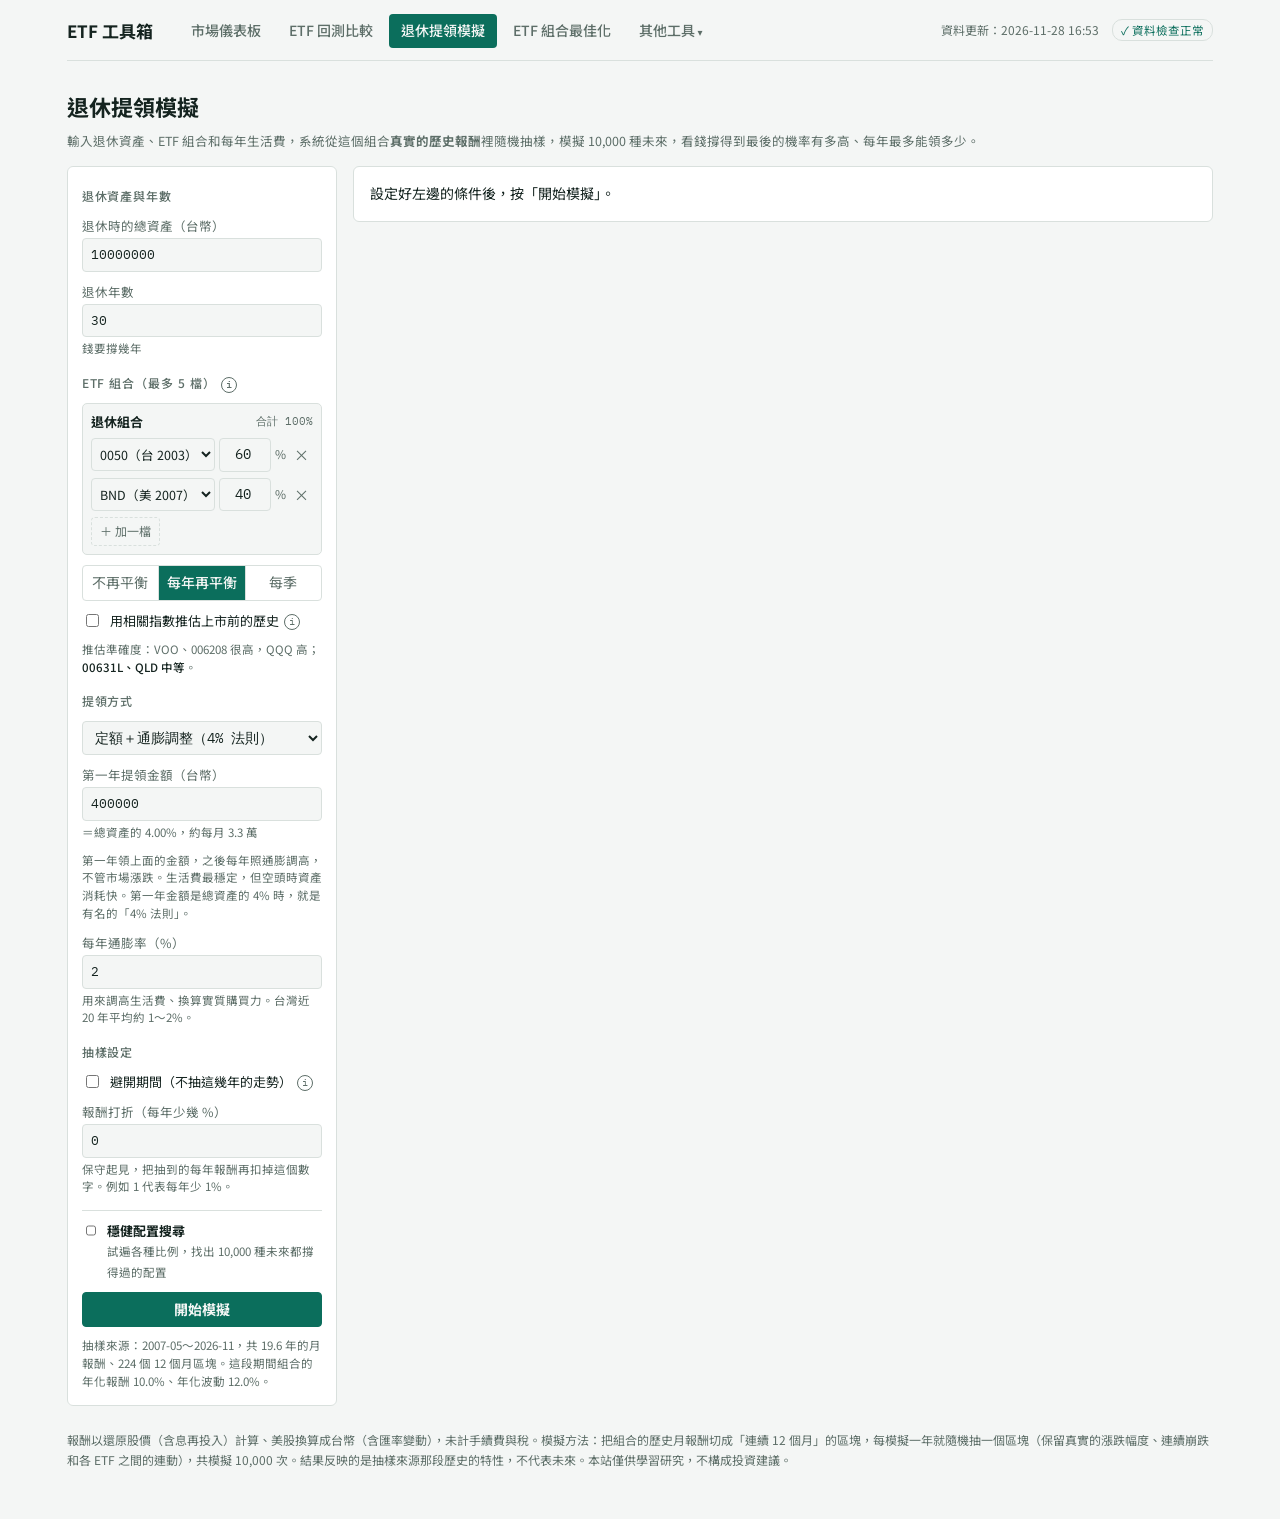
<file: retire.html>
<!DOCTYPE html>
<html lang="zh-Hant"><head><meta charset="utf-8"><meta name="viewport" content="width=device-width,initial-scale=1">
<title>退休提領模擬｜ETF 工具箱</title>
<link rel="stylesheet" href="https://fonts.googleapis.com/css2?family=IBM+Plex+Mono:wght@400;500&family=Noto+Sans+TC:wght@400;500;700&display=swap">
<link rel="stylesheet" href="assets/style.css?v=1127b">
</head><body>
<div class="wrap">
<header id="top"></header>
<h1>退休提領模擬</h1>
<p class="sub" style="margin:-8px 0 0">輸入退休資產、ETF 組合和每年生活費，系統從這個組合<b>真實的歷史報酬</b>裡隨機抽樣，模擬 10,000 種未來，看錢撐得到最後的機率有多高、每年最多能領多少。</p>
<div class="grid">
<form class="rail" id="f" onsubmit="return false">
  <h4>退休資產與年數</h4>
  <label>退休時的總資產（台幣）<input id="cap" type="number" min="1" step="100000" value="10000000"></label>
  <label>退休年數<input id="years" type="number" min="5" max="60" step="1" value="30"><span class="hint">錢要撐幾年</span></label>
  <h4>ETF 組合（最多 5 檔）<span id="pfI"></span></h4>
  <div id="pf"></div>
  <div class="seg" id="reb"><button type="button" data-v="none">不再平衡</button><button type="button" data-v="year" class="on">每年再平衡</button><button type="button" data-v="quarter">每季</button></div>
  <label class="chk"><input type="checkbox" id="ext"><span>用相關指數推估上市前的歷史<span id="extI"></span></span></label>
  <p class="hint">推估準確度：VOO、006208 很高，QQQ 高；<b>00631L、QLD 中等</b>。</p>
  <h4>提領方式</h4>
  <select id="method">
    <option value="rule4">定額＋通膨調整（4% 法則）</option>
    <option value="guard">護欄法（市場好多領、差時少領）</option>
    <option value="pct">固定比例（每年領當年資產的固定 %）</option>
    <option value="fixed">固定金額（每年一樣，不調通膨）</option>
  </select>
  <label><span>第一年提領金額（台幣）</span><input id="amt" type="number" min="0" step="10000" value="400000"><span class="hint" id="amtH"></span></label>
  <p class="hint" id="methodH"></p>
  <label>每年通膨率（%）<input id="infl" type="number" min="0" max="15" step="0.1" value="2"><span class="hint">用來調高生活費、換算實質購買力。台灣近 20 年平均約 1～2%。</span></label>
  <h4>抽樣設定</h4>
  <label class="chk"><input type="checkbox" id="avoid"><span>避開期間（不抽這幾年的走勢）<span id="avoidI"></span></span></label>
  <div class="row2" id="avoidBox" hidden><label>從（年）<input id="avoidA" type="number" min="1985" max="2026" step="1" value="2023"></label><label>到（年）<input id="avoidB" type="number" min="1985" max="2026" step="1" value="2026"></label></div>
  <label>報酬打折（每年少幾 %）<input id="hair" type="number" min="0" max="10" step="0.5" value="0"><span class="hint">保守起見，把抽到的每年報酬再扣掉這個數字。例如 1 代表每年少 1%。</span></label>
  <label class="chk optchk"><input type="checkbox" id="opt"><span><b>穩健配置搜尋</b><br><span class="hint">試遍各種比例，找出 10,000 種未來都撐得過的配置</span></span></label>
  <div id="optBox" hidden>
    <div class="picks" id="optPicks"></div>
    <label>目標成功率<select id="optTarget"><option value="1">100%</option><option value="0.99">99%</option><option value="0.95">95%</option></select></label>
    <p class="hint" id="optH"></p>
  </div>
  <button type="button" class="primary" id="go">開始模擬</button>
  <p class="hint" id="srcH"></p>
</form>
<main id="out"><div class="card loading">讀取資料中…</div></main>
</div>
<footer>報酬以還原股價（含息再投入）計算、美股換算成台幣（含匯率變動），未計手續費與稅。模擬方法：把組合的歷史月報酬切成「連續 12 個月」的區塊，每模擬一年就隨機抽一個區塊（保留真實的漲跌幅度、連續崩跌和各 ETF 之間的連動），共模擬 10,000 次。結果反映的是抽樣來源那段歷史的特性，不代表未來。本站僅供學習研究，不構成投資建議。</footer>
</div>
<script src="assets/core.js?v=1127a"></script>
<script src="assets/chart.js?v=1127a"></script>
<script src="assets/common.js?v=1127a"></script>
<script>
(function(){
  const {fmt, TICKERS, ETF_LIST} = ET;
  const info = ETUI.info, $ = id => document.getElementById(id);
  const SIMS = 10000;
  const st = { reb: "year", parts: [{ k: "0050", w: 60 }, { k: "BND", w: 40 }] };
  const METHOD_HINT = {
    rule4: "第一年領上面的金額，之後每年照通膨調高，不管市場漲跌。生活費最穩定，但空頭時資產消耗快。第一年金額是總資產的 4% 時，就是有名的「4% 法則」。",
    guard: "從上面的金額開始、每年照通膨調整，但加上護欄：當年提領金額占資產的比例，比一開始高出 20% 以上時，提領減 10%；低於 20% 以上時，增加 10%。前一年虧損且比例偏高時，當年不調通膨。",
    pct: "每年領「當年年初資產 × 固定比例」，比例＝第一年金額 ÷ 總資產。錢永遠不會用完，但市場差的時候生活費會跟著大減，請看「生活費最少的一年」。",
    fixed: "每年都領上面這個金額，不隨通膨調整。名目上一樣，但實質購買力會逐年下降。",
  };
  $("pfI").innerHTML = info("組合的比例加起來要 100%。模擬時，用這個組合（照你選的再平衡方式）過去每個月的真實報酬來抽樣。美股會換算成台幣。");
  $("extI").innerHTML = info("勾選後，上市較晚的 ETF 用追蹤相同指數的標的把歷史往前延伸，抽樣來源可以涵蓋更長的期間（例如 2008 年金融海嘯），結果比較不會只反映近年的大多頭。");
  $("avoidI").innerHTML = info("抽樣時不使用這幾年（含頭尾，1/1～12/31）的走勢。例如避開近年的大多頭，看看在比較普通的市場下結果如何。");

  // ---------- 組合輸入 ----------
  const raw = {};
  function startYear(k){
    const s = raw[k]; if (!s) return "";
    const y = s.dates[0].slice(0,4), spec = TICKERS[k].ext, base = spec && raw[spec.base];
    const ey = $("ext").checked && base ? base.dates[0].slice(0,4) : null;
    return ey && ey < y ? `${ey}推估·${y}` : y;
  }
  function drawPf(){
    const tot = st.parts.reduce((a,p)=>a+(+p.w||0),0);
    $("pf").innerHTML = `<div class="pf"><div class="pfh"><b>退休組合</b><span class="tot ${Math.abs(tot-100)<0.01?"ok":"bad"}">合計 ${+tot.toFixed(2)}%</span></div>
      ${st.parts.map((p,j)=>`<div class="pr" data-j="${j}"><select data-act="k">${ETF_LIST.map(k=>`<option value="${k}" ${k===p.k?"selected":""}>${k}（${TICKERS[k].ccy==="USD"?"美":"台"} ${startYear(k)}）</option>`).join("")}</select>
        <input data-act="w" type="number" min="0" max="100" step="1" value="${p.w}"><span class="pct">%</span>
        ${st.parts.length>1?`<button type="button" class="x" data-act="del" aria-label="移除">×</button>`:""}</div>`).join("")}
      ${st.parts.length<5?`<button type="button" class="addrow" data-act="add">＋ 加一檔</button>`:""}</div>`;
    syncOpt(); updSrc();
  }
  // ---------- 穩健配置搜尋：候選 ETF（和上面的組合連動：上面有的一定勾選） ----------
  st.optPicks = new Set();
  function syncOpt(){
    st.parts.forEach(p=>st.optPicks.add(p.k));
    while (st.optPicks.size > 5) { const extra = [...st.optPicks].find(k=>!st.parts.some(p=>p.k===k)); if (!extra) break; st.optPicks.delete(extra); }
    $("optPicks").innerHTML = ETF_LIST.map(k=>`<label class="pick"><input type="checkbox" value="${k}" ${st.optPicks.has(k)?"checked":""}><i style="background:var(--s${TICKERS[k].color})"></i>${k}<small>${TICKERS[k].ccy==="USD"?"美":"台"} ${startYear(k)}</small></label>`).join("");
    const n = st.optPicks.size, stp = n <= 3 ? 2 : n === 4 ? 5 : 10;
    let c = 1; for (let i=1;i<n;i++) c = c * (100/stp + i) / i;
    $("optH").innerHTML = n < 2 ? "請勾選至少 2 檔" : n > 5 ? "最多 5 檔" : `搜尋範圍：${[...st.optPicks].join("、")} 各 0%～100%，每 ${stp}% 一格，共 <b>${fmt.num(Math.round(c))}</b> 種比例，每種都跑 10,000 次模擬${n===5?"（5 檔時用 10% 一格，避免等太久）":""}。`;
  }
  $("optPicks").addEventListener("change", e=>{
    const k = e.target.value;
    if (e.target.checked) { if (st.optPicks.size >= 5) { e.target.checked = false; return; } st.optPicks.add(k); } else st.optPicks.delete(k);
    syncOpt();
  });
  $("opt").addEventListener("change", e=>{ $("optBox").hidden = !e.target.checked; });
  $("pf").addEventListener("change", e=>{ const row = e.target.closest(".pr"); if (!row) return; const p = st.parts[+row.dataset.j];
    if (e.target.dataset.act === "k") p.k = e.target.value; else p.w = Math.max(0, Math.min(100, +e.target.value||0)); drawPf(); });
  $("pf").addEventListener("click", e=>{ const a = e.target.dataset.act; if (!a || e.target.tagName !== "BUTTON") return;
    if (a === "del") st.parts.splice(+e.target.closest(".pr").dataset.j, 1);
    if (a === "add") { const used = st.parts.map(p=>p.k); st.parts.push({ k: ETF_LIST.find(k=>!used.includes(k)) || "VT", w: 0 }); }
    drawPf(); });
  $("reb").addEventListener("click", e=>{ const b = e.target.closest("button"); if(!b) return; st.reb = b.dataset.v;
    $("reb").querySelectorAll("button").forEach(x=>x.classList.toggle("on", x===b)); updSrc(); });
  $("ext").addEventListener("change", drawPf);
  $("avoid").addEventListener("change", e=>{ $("avoidBox").hidden = !e.target.checked; updSrc(); });
  ["avoidA","avoidB"].forEach(id=>$(id).addEventListener("change", updSrc));
  ["cap","amt","method"].forEach(id=>$(id).addEventListener("change", updHints));
  function updHints(){
    const cap = +$("cap").value||1, amt = +$("amt").value||0;
    $("amtH").textContent = `＝總資產的 ${fmt.pct(amt/cap, 2)}，約每月 ${fmt.num(amt/12/1e4, 1)} 萬`;
    $("methodH").textContent = METHOD_HINT[$("method").value];
  }
  updHints();

  // ---------- 資料 ----------
  Promise.all(ETF_LIST.concat(["SP500TR","NDX","USDTWD"]).map(k=>ET.load(k).then(s=>raw[k]=s).catch(()=>null))).then(()=>{
    drawPf(); $("out").innerHTML = '<div class="card">設定好左邊的條件後，按「開始模擬」。</div>';
  });
  const calib = {};
  function series(k){
    let s = { dates: raw[k].dates, adj: raw[k].adj, estN: 0 };
    const spec = TICKERS[k].ext;
    if ($("ext").checked && spec && raw[spec.base]) {
      if (!calib[k]) calib[k] = ET.calibrate(raw[k], raw[spec.base], spec.lev);
      s = ET.extend(raw[k], raw[spec.base], spec.lev, calib[k].drag);
    }
    if (TICKERS[k].ccy === "USD" && raw.USDTWD) s = ET.toTWD(s, raw.USDTWD);
    return s;
  }

  // 組合的月報酬（台幣），以及可抽樣的 12 個月區塊
  function source(pp){
    pp = pp || st.parts;
    const tot = pp.reduce((a,p)=>a+(+p.w||0),0);
    if (Math.abs(tot-100) > 0.01) return { err: "組合比例合計要等於 100%。" };
    const parts = pp.filter(p=>+p.w>0).map(p=>({ k: p.k, s: series(p.k), w: +p.w/100 }));
    const nav = ET.portfolio(parts, st.reb);
    const months = [], mret = [];
    for (let i = 0; i < nav.dates.length; i++) {
      if (i === nav.dates.length - 1 || nav.dates[i+1].slice(0,7) !== nav.dates[i].slice(0,7)) months.push(i);
    }
    for (let m = 1; m < months.length; m++) {
      const a = months[m-1], b = months[m];
      if (m === months.length - 1 && nav.dates[b].slice(8) < "20") break;  // 最後一個月還沒過完，不用
      mret.push({ ym: nav.dates[b].slice(0,7), r: nav.adj[b] / nav.adj[a] - 1, est: a < nav.estN ? 1 : 0 });
    }
    const avoid = $("avoid").checked ? [Math.min(+$("avoidA").value, +$("avoidB").value), Math.max(+$("avoidA").value, +$("avoidB").value)] : null;
    const allowed = mret.map(x=>!avoid || +x.ym.slice(0,4) < avoid[0] || +x.ym.slice(0,4) > avoid[1]);
    const blocks = [];
    for (let i = 0; i + 12 <= mret.length; i++) { let ok = true; for (let j = i; j < i + 12; j++) if (!allowed[j]) { ok = false; break; } if (ok) blocks.push(i); }
    const used = mret.filter((x,i)=>allowed[i]);
    let lg = 0, s2 = 0; used.forEach(x=>{ const l = Math.log(1+x.r); lg += l; s2 += l*l; });
    const mu = lg/used.length, sd = Math.sqrt(Math.max(0, s2/used.length - mu*mu));
    return { mret, blocks, avoid, first: mret.length ? mret[0].ym : "", last: mret.length ? mret[mret.length-1].ym : "",
      nYears: used.length/12, annRet: Math.exp(mu*12)-1, annVol: sd*Math.sqrt(12), estMonths: used.filter(x=>x.est).length };
  }
  function updSrc(){
    if (!Object.keys(raw).length) return;
    const S = source();
    if (S.err) { $("srcH").textContent = S.err; return; }
    if (S.blocks.length < 12) { $("srcH").textContent = "可抽樣的資料太少（避開期間太長，或組合資料太短）。"; return; }
    $("srcH").innerHTML = `抽樣來源：${S.first}～${S.last}${S.avoid?`（避開 ${S.avoid[0]}～${S.avoid[1]}）`:""}，共 ${S.nYears.toFixed(1)} 年的月報酬、${S.blocks.length} 個 12 個月區塊。這段期間組合的年化報酬 ${fmt.pct(S.annRet,1)}、年化波動 ${fmt.pct(S.annVol,1)}${S.estMonths?`；其中約 ${Math.round(S.estMonths/12)} 年為推估`:""}。`;
  }

  // ---------- 模擬 ----------
  function rng(seed){ return function(){ seed |= 0; seed = seed + 0x6D2B79F5 | 0; let t = Math.imul(seed ^ seed >>> 15, 1 | seed); t = t + Math.imul(t ^ t >>> 7, 61 | t) ^ t; return ((t ^ t >>> 14) >>> 0) / 4294967296; }; }
  // 先抽好每次模擬、每一年的報酬；之後試不同提領金額時共用同一批，結果才能互相比較
  function drawFactors(S, N, hair){
    const r = rng(20261119), F = new Float64Array(SIMS * N), E = new Uint8Array(SIMS * N);
    for (let s = 0; s < SIMS; s++) for (let y = 0; y < N; y++) {
      const b = S.blocks[Math.floor(r() * S.blocks.length)];
      let f = 1, e = 0; for (let j = b; j < b + 12; j++) { f *= 1 + S.mret[j].r; e |= S.mret[j].est; }
      F[s*N+y] = f * (1 - hair); E[s*N+y] = e;
    }
    return { F, E };
  }
  // 跑全部模擬；keep=true 時保存每年資產與提領（畫圖用）
  function runAll(F, N, cap, amt, method, infl, keep){
    const rate0 = amt / cap;
    let fails = 0;
    const bal = keep ? new Float64Array(SIMS * N) : null;
    const failYear = keep ? new Int16Array(SIMS) : null, minTake = keep ? new Float64Array(SIMS) : null;
    for (let s = 0; s < SIMS; s++) {
      let b = cap, w = amt, prev = 1, fy = 0, deflate = 1, mt = Infinity;
      for (let y = 0; y < N; y++) {
        if (y > 0) {
          if (method === "rule4") w *= 1 + infl;
          else if (method === "guard") {
            if (!(prev < 1 && b > 0 && w * (1 + infl) / b > rate0)) w *= 1 + infl;
            if (b > 0) { const r2 = w / b; if (r2 > rate0 * 1.2) w *= 0.9; else if (r2 < rate0 * 0.8) w *= 1.1; }
          }
          deflate *= 1 + infl;
        }
        if (method === "pct") w = b * rate0;
        const t = Math.min(w, b);
        if (!fy && t < w - 1e-6) fy = y + 1;
        b = (b - t) * F[s*N+y];
        prev = F[s*N+y];
        if (keep) { bal[s*N+y] = b / (deflate * (1 + infl)); if (t / deflate < mt) mt = t / deflate; }
      }
      if (fy) fails++;
      if (keep) { failYear[s] = fy; minTake[s] = mt; }
    }
    return { success: 1 - fails / SIMS, bal, failYear, minTake };
  }
  // 成功率達 target 的最高第一年提領金額（二分搜尋）
  function safeAmount(F, N, cap, method, infl, target){
    let lo = 0, hi = cap * 0.3;
    if (runAll(F, N, cap, hi, method, infl, false).success >= target) return hi;
    for (let k = 0; k < 22; k++) { const mid = (lo + hi) / 2; if (runAll(F, N, cap, mid, method, infl, false).success >= target) lo = mid; else hi = mid; }
    return lo;
  }

  $("go").addEventListener("click", ()=>{
    if (!Object.keys(raw).length) return;
    const S = source(); updSrc();
    if (S.err || S.blocks.length < 12) { $("out").innerHTML = `<div class="card err">${S.err || "可抽樣的資料太少，請縮短避開期間，或改用資料較長的 ETF（或勾選推估）。"}</div>`; return; }
    $("out").innerHTML = '<div class="card loading">模擬中…</div>';
    setTimeout(()=>{ simulate(S); if ($("opt").checked) search(); }, 30);
  });

  // ---------- 穩健配置搜尋 ----------
  let worker = null;
  function search(){
    const keys = ETF_LIST.filter(k=>st.optPicks.has(k)), n = keys.length;
    const box = document.createElement("section"); box.className = "card"; box.id = "optCard";
    const first = $("out").querySelector(".card"); first.after(box);
    if (n < 2 || n > 5) { box.innerHTML = '<h3>穩健配置搜尋</h3><p class="note">請在左邊勾選 2～5 檔 ETF。</p>'; return; }
    // 各檔月底淨值（台幣）→ 共同月份的月報酬
    const mv = keys.map(k=>{ const s = series(k), m = new Map();
      for (let i=0;i<s.dates.length;i++) if (i===s.dates.length-1 || s.dates[i+1].slice(0,7)!==s.dates[i].slice(0,7)) m.set(s.dates[i].slice(0,7), { v: s.adj[i], d: s.dates[i] });
      return m; });
    let months = [...mv[0].keys()].filter(ym=>mv.every(m=>m.has(ym))).sort();
    const lastD = mv[0].get(months[months.length-1]).d; if (lastD.slice(8) < "20") months.pop();
    const Mn = months.length - 1, A = new Float64Array(Mn * n), yq = new Int32Array(Mn);
    const per = ym => st.reb === "quarter" ? (+ym.slice(0,4))*4 + Math.floor((+ym.slice(5,7)-1)/3) : +ym.slice(0,4);
    for (let m = 1; m <= Mn; m++) { for (let k = 0; k < n; k++) A[(m-1)*n+k] = mv[k].get(months[m]).v / mv[k].get(months[m-1]).v - 1; yq[m-1] = per(months[m]); }
    const avoid = $("avoid").checked ? [Math.min(+$("avoidA").value, +$("avoidB").value), Math.max(+$("avoidA").value, +$("avoidB").value)] : null;
    const allowed = months.slice(1).map(ym=>!avoid || +ym.slice(0,4) < avoid[0] || +ym.slice(0,4) > avoid[1]);
    const blocks = []; for (let i = 0; i + 12 <= Mn; i++) { let ok = true; for (let j = i; j < i + 12; j++) if (!allowed[j]) { ok = false; break; } if (ok) blocks.push(i); }
    if (blocks.length < 12) { box.innerHTML = '<h3>穩健配置搜尋</h3><p class="note">這幾檔的共同資料期間太短（或避開期間太長），無法搜尋。</p>'; return; }
    const N = Math.max(5, Math.min(60, +$("years").value || 30));
    // 和上方模擬用同一組亂數：期間相同時，抽到的區塊也相同
    const r = rng(20261119), B = new Uint16Array(SIMS * N); for (let i = 0; i < B.length; i++) B[i] = Math.floor(r() * blocks.length);
    const step = n <= 3 ? 2 : n === 4 ? 5 : 10, target = +$("optTarget").value;
    const ctx = { keys, n, step, target, src: `${months[1]}～${months[Mn]}${avoid?`（避開 ${avoid[0]}～${avoid[1]}）`:""}`, nYears: blocks.length ? allowed.filter(Boolean).length/12 : 0,
      cap: Math.max(1, +$("cap").value || 0), amt: Math.max(0, +$("amt").value || 0), method: $("method").value };
    box.innerHTML = `<h3>穩健配置搜尋<span class="sub">計算中…</span></h3><p class="note" id="optProg">準備中</p><div class="bar"><i id="optBar"></i></div>`;
    if (worker) worker.terminate();
    worker = new Worker("assets/retire-worker.js?v=1127a");
    worker.onmessage = ev => { const m = ev.data;
      if (m.type === "progress") { $("optProg").textContent = `試算各種比例：${fmt.num(m.done)} / ${fmt.num(m.total)}`; $("optBar").style.width = (m.done/m.total*100).toFixed(0)+"%"; return; }
      renderSearch(box, m, ctx); };
    worker.postMessage({ A, Mn, n, monthsYQ: yq, reb: st.reb, blocks: Int32Array.from(blocks), B, SIMS, N, cap: ctx.cap, amt: ctx.amt, method: ctx.method,
      infl: (+$("infl").value || 0) / 100, hair: (+$("hair").value || 0) / 100, target, step });
  }
  // 用某個配置「自己的完整歷史」跑和上方一樣的模擬（同樣的方法與亂數），回傳成功率
  const vCache = new Map();
  function verify(ctx, w){
    const key = w.map(x=>x.toFixed(3)).join(",");
    if (vCache.has(key)) return vCache.get(key);
    const pp = ctx.keys.map((k,j)=>({ k, w: Math.round(w[j]*100) })).filter(p=>p.w>0);
    const S = source(pp);
    const N = Math.max(5, Math.min(60, +$("years").value || 30));
    const infl = (+$("infl").value || 0) / 100, hair = (+$("hair").value || 0) / 100;
    const { F } = drawFactors(S, N, hair);
    const r = { succ: runAll(F, N, ctx.cap, ctx.amt, ctx.method, infl, false).success, S, F, N, infl };
    vCache.set(key, r); return r;
  }
  function renderSearch(box, m, ctx){
    vCache.clear();
    box.querySelector(".sub").textContent = "用各配置自己的完整歷史驗證中…";
    setTimeout(()=>renderSearch2(box, m, ctx), 20);
  }
  function renderSearch2(box, m, ctx){
    const T = fmt.pct(ctx.target, 0), tgt = ctx.target - 1e-9;
    const pick = list => { for (const x of list) { const v = verify(ctx, x.w); if (v.succ >= tgt) return { x, v }; } return null; };
    const bestOf = list => list.reduce((b,x)=>{ const v = verify(ctx, x.w); return !b || v.succ > b.v.succ ? { x, v } : b; }, null);
    const safeOf = v => safeAmount(v.F, v.N, ctx.cap, ctx.method, v.infl, ctx.target);
    const bars = w => `<div class="wbars">${ctx.keys.map((k,j)=>`<div class="wb"><span>${k}</span><div><i style="width:${(w[j]*100).toFixed(0)}%;background:var(--s${TICKERS[k].color})"></i></div><b>${Math.round(w[j]*100)}%</b></div>`).join("")}</div>`;
    const card = (title, sub, r, extra) => `<div class="tier"><h4>${title}<small>${sub}</small></h4>${bars(r.x.w)}
      <div class="tp"><div><small>成功率（自己的完整歷史 ${r.v.S.first}～）${info("用這個配置自己能取得的最長歷史，以和上方「模擬結果」完全相同的方法與亂數重新模擬。套用後上方顯示的成功率就是這個數字。")}</small><b>${sp(r.v.succ)}</b></div>
      <div><small>成功率（搜尋共同期間）${info("搜尋時，所有比例都用候選 ETF 的共同期間來比較，才公平。")}</small><b>${sp(r.x.succ)}</b></div>
      <div><small>較差 10% 期末資產（實質）</small><b>${money(r.x.p10)}</b></div><div><small>期末資產中位數（實質）</small><b>${money(r.x.med)}</b></div></div>${extra||""}
      <button type="button" class="apply" data-w="${r.x.w.join(",")}">套用到上面的組合，重新模擬</button></div>`;
    let h = `<h3>穩健配置搜尋<span class="sub">${ctx.keys.join("、")}，每 ${ctx.step}% 一格，共 ${fmt.num(m.M)} 種比例 × 10,000 次模擬｜目標成功率 ${T}｜計算 ${(m.ms/1000).toFixed(1)} 秒</span></h3>`;
    const note2 = `<p class="note" style="margin:0 0 10px">做法分兩關：① 所有比例先用候選 ETF 的共同期間 ${ctx.src}（約 ${ctx.nYears.toFixed(0)} 年）公平比較${m.plateau ? "，只保留「高原型」：連周圍比例（任兩檔之間移動 " + (ctx.step===10?"10%":"5%～10%") + "）的成功率也都達標" : ""}；② 前幾名再用各自<b>完整的歷史</b>（可能比共同期間更長、包含更多崩跌）重新模擬，也達標的才推薦。</p>`;
    if (m.robustList.length) {
      const rob = pick(m.robustList), rich = pick(m.richList);
      h += `<p class="note" style="margin:0 0 6px">共同期間內，共有 <b>${fmt.num(m.countOk)}</b> 種比例的成功率達到 ${T}。${m.plateau ? "" : "<b>但沒有任何比例符合高原型</b>，以下是本身達標的配置，請保守看待。"}</p>` + note2;
      if (rob) {
        const sa = safeOf(rob.v);
        h += `<div class="tiers">${card("最穩健", "兩關都達標的配置中，倒楣時（較差 10%）剩最多錢", rob, `<p class="peak">這個配置要維持 ${T} 成功率（完整歷史），第一年最多可以領 <b>${money(sa)}</b>（總資產的 ${fmt.pct(sa/ctx.cap,1)}）。</p>`)}
          ${rich && rich.x.w.join() !== rob.x.w.join() ? card("對照：期末資產最多", "兩關都達標的配置中，期末資產中位數最高", rich) : ""}</div>`;
      } else {
        const b = bestOf(m.robustList), sa = safeOf(b.v);
        h += `<p class="err" style="margin:0 0 10px">共同期間內達標的前 ${m.robustList.length} 名，用各自完整的歷史驗證後，都沒有達到 ${T}（完整歷史包含更多崩跌）。以下是驗證成功率最高的配置：</p>
          <div class="tiers">${card("驗證成功率最高", "共同期間達標，完整歷史下成功率最高", b, `<p class="peak">用這個配置，第一年提領降到 <b>${money(sa)}</b>（總資產的 ${fmt.pct(sa/ctx.cap,1)}，每月約 ${money(sa/12)}）以下，完整歷史下也能達到 ${T}。</p>`)}</div>`;
      }
    } else {
      const b = bestOf(m.topList), sa = safeOf(b.v);
      h += `<p class="err" style="margin:0 0 10px">在目前的提領金額下，沒有任何比例的成功率能達到 ${T}。以下是成功率最高的配置（以完整歷史驗證）：</p>
        <div class="tiers">${card("成功率最高", "所有比例中成功率最高", b, `<p class="peak">用這個配置，第一年提領降到 <b>${money(sa)}</b>（總資產的 ${fmt.pct(sa/ctx.cap,1)}，每月約 ${money(sa/12)}）以下，成功率就能達到 ${T}。</p>`)}</div>`;
    }
    h += `<p class="note">${T} 的意思是「從歷史抽出的 10,000 種未來全部撐過去」，不是保證。</p>`;
    box.innerHTML = h;
    box.querySelectorAll("button.apply").forEach(b=>b.addEventListener("click", ()=>{
      const w = b.dataset.w.split(",").map(Number);
      st.parts = ctx.keys.map((k,j)=>({ k, w: Math.round(w[j]*100) })).filter(p=>p.w>0);
      drawPf();
      const S = source(); simulate(S);
      $("out").querySelector(".card").after(box);
      window.scrollTo({ top: 0, behavior: "smooth" });
    }));
  }

  // 成功率：接近 100% 但沒到時多顯示一位，避免 99.98% 被四捨五入成 100.0%
  const sp = x => x < 1 && x >= 0.9995 ? (Math.floor(x*10000)/100).toFixed(2) + "%" : fmt.pct(x, 1);
  const money = v => !isFinite(v) ? "—" : v >= 1e8 ? fmt.num(v/1e8, 2) + " 億" : v >= 1e4 ? fmt.num(v/1e4, v < 1e5 ? 1 : 0) + " 萬" : fmt.num(v, 0);
  function pctl(arr, p){ const a = Float64Array.from(arr).sort(); return a[Math.min(a.length-1, Math.max(0, Math.round(p*(a.length-1))))]; }

  function simulate(S){
    const N = Math.max(5, Math.min(60, +$("years").value || 30));
    const cap = Math.max(1, +$("cap").value || 0), amt = Math.max(0, +$("amt").value || 0);
    const method = $("method").value, infl = (+$("infl").value || 0) / 100, hair = (+$("hair").value || 0) / 100;
    const { F, E } = drawFactors(S, N, hair);
    const R = runAll(F, N, cap, amt, method, infl, true);
    const safe90 = method === "pct" ? null : safeAmount(F, N, cap, method, infl, 0.9);
    const safe95 = method === "pct" ? null : safeAmount(F, N, cap, method, infl, 0.95);
    const P = [0.1, 0.25, 0.5, 0.75, 0.9], band = P.map(()=>[]);
    const col = new Float64Array(SIMS);
    for (let y = 0; y < N; y++) { for (let s = 0; s < SIMS; s++) col[s] = R.bal[s*N+y]; const so = Float64Array.from(col).sort();
      P.forEach((p,i)=>band[i].push(so[Math.round(p*(SIMS-1))])); }
    const cumFail = []; for (let y = 1; y <= N; y++) { let c = 0; for (let s = 0; s < SIMS; s++) if (R.failYear[s] && R.failYear[s] <= y) c++; cumFail.push(c / SIMS); }
    const ends = Array.from({length: SIMS}, (_,s)=>R.bal[s*N+N-1]);
    const estShare = E.reduce((a,b)=>a+b,0) / E.length;
    render({ S, N, cap, amt, method, infl, hair, R, F, safe90, safe95, band, cumFail, ends, estShare });
  }

  function render(o){
    const { N, R } = o;
    const succ = R.success, y0 = new Date().getFullYear();
    const failed = Array.from(R.failYear).filter(x=>x>0);
    const medFail = failed.length ? pctl(failed, 0.5) : null;
    const minT = pctl(R.minTake, 0.1);
    const lvl = succ >= 0.95 ? "高" : succ >= 0.85 ? "中等" : "偏低";
    let h = `<section class="card"><h3>模擬結果<span class="sub">${fmt.num(SIMS)} 次模擬，每次 ${N} 年｜${$("method").selectedOptions[0].text}｜第一年領 ${money(o.amt)}（總資產的 ${fmt.pct(o.amt/o.cap,2)}）${o.hair?`｜報酬每年打折 ${fmt.pct(o.hair,1)}`:""}${o.estShare>0?'<span class="esttag">含推估</span>':""}</span></h3>
      <div class="kpis">
        <div class="kpi"><small>成功率${info(N+" 年內每一年都領得到足額生活費的模擬次數比例。")}</small><b class="${succ<0.85?"pos":""}">${sp(succ)}</b><span class="sub">成功機率${lvl}</span></div>
        ${o.method==="pct" ? `<div class="kpi"><small>生活費最少的一年（較差 10%）${info("固定比例永遠不會用完，但生活費會變動。這是每次模擬中「最少的那一年」實質生活費，排在較差 10% 的數字。")}</small><b>${money(minT)}</b><span class="sub">每月約 ${money(minT/12)}</span></div>`
          : `<div class="kpi"><small>安全提領金額（成功率 90%）${info("第一年最多領多少，成功率還能維持 90%。用同一批抽樣結果反覆試算得出。")}</small><b>${money(o.safe90)}</b><span class="sub">總資產的 ${fmt.pct(o.safe90/o.cap,1)}，每月約 ${money(o.safe90/12)}</span></div>
             <div class="kpi"><small>安全提領金額（成功率 95%）</small><b>${money(o.safe95)}</b><span class="sub">總資產的 ${fmt.pct(o.safe95/o.cap,1)}，每月約 ${money(o.safe95/12)}</span></div>`}
        <div class="kpi"><small>期末資產中位數（實質）${info("所有模擬的期末資產，換算成退休第一年的購買力後，排在中間的數字。")}</small><b>${money(pctl(o.ends,0.5))}</b></div>
        ${failed.length && o.method!=="pct" ? `<div class="kpi"><small>失敗時，通常第幾年用完</small><b>第 ${medFail} 年</b><span class="sub">失敗情況的中位數</span></div>` : ""}
      </div>
      <p class="note">抽樣來源：組合在 ${o.S.first}～${o.S.last}${o.S.avoid?`（避開 ${o.S.avoid[0]}～${o.S.avoid[1]}）`:""} 的月報酬，年化報酬 ${fmt.pct(o.S.annRet,1)}、年化波動 ${fmt.pct(o.S.annVol,1)}。${o.S.nYears < 25 ? `<b>來源只有 ${o.S.nYears.toFixed(0)} 年</b>，結果會強烈反映這段期間的行情；可以試試勾選推估、避開近年大多頭，或報酬打折，看看結果的變化。` : ""}</p></section>`;
    h += `<section class="card"><h3>資產會怎麼變化<span class="sub">每年年底資產（實質，退休第一年的購買力）。「較差 10%」代表 10% 的模擬比這條線還差</span></h3><div id="ch-band"></div></section>
      <div class="two">
        <section class="card"><h3>錢用完的機率<span class="sub">到那一年為止，已經用完的模擬比例</span></h3><div id="ch-fail"></div></section>
        <section class="card"><h3>期末資產分布<span class="sub">第 ${N} 年底（實質）</span></h3>
          <div class="tw"><table><thead><tr><th>情況</th><th>期末資產（實質）</th></tr></thead><tbody>
          ${[[0.1,"較差 10%"],[0.25,"較差 25%"],[0.5,"中位數"],[0.75,"較好 25%"],[0.9,"較好 10%"]].map(([p,l])=>`<tr><td>${l}</td><td>${money(pctl(o.ends,p))}</td></tr>`).join("")}
          </tbody></table></div>
          <p class="note">「較差 10%」代表 100 種未來中，有 10 種比這個數字還差。</p></section>
      </div>
      <section class="card"><h3>不同提領金額的成功率<span class="sub">其他條件不變，只改第一年提領金額（粗體是目前的設定）</span></h3><div class="tw"><table class="lt"><thead><tr><th>第一年提領</th><th>占總資產</th><th>每月約</th><th>成功率</th></tr></thead><tbody id="sens"></tbody></table></div></section>`;
    $("out").innerHTML = h;
    const dates = Array.from({length:N}, (_,i)=>`${y0+i}-12-31`);
    const names = ["較差 10%","較差 25%","中位數","較好 25%","較好 10%"], cols = [8, 4, 1, 3, 6];
    ETChart.line($("ch-band"), { series: [4,3,2,1,0].map(i=>({ name: names[i], color: cols[i], dates, values: o.band[i] })),
      height: 300, zero: true, ml: 70, yFmt: v=>money(v), tipFmt: v=>money(v), noLabels: true });
    const fmax = Math.max(...o.cumFail);
    ETChart.line($("ch-fail"), { series: [{ name: "累積用完機率", color: "var(--up)", dates, values: o.cumFail }], height: 220, zero: true, yFmt: v=>fmt.pct(v, fmax < 0.1 ? 1 : 0), tipFmt: v=>fmt.pct(v,1) });
    const rates = [0.025, 0.03, 0.035, 0.04, 0.045, 0.05, 0.06];
    const cur = o.amt / o.cap; if (!rates.some(r=>Math.abs(r-cur)<1e-9)) rates.push(cur);
    rates.sort((a,b)=>a-b);
    $("sens").innerHTML = rates.map(r=>{ const a = o.cap * r, s = runAll(o.F, N, o.cap, a, o.method, o.infl, false).success;
      return `<tr${Math.abs(r-cur)<1e-9?' style="font-weight:700"':""}><td>${money(a)}</td><td>${fmt.pct(r,1)}</td><td>${money(a/12)}</td><td class="${s<0.85?"pos":""}">${sp(s)}</td></tr>`; }).join("");
  }
})();
</script>
</body></html>
</file>
<file: assets/style.css>
/* 共用樣式：淺色／深色自動切換，沿用正二再平衡工具的配色 */
:root{
  --bg:#f4f6f5;--panel:#ffffff;--ink:#14231f;--mute:#5d6e68;--line:#d9e0dd;--soft:#e7efec;
  --accent:#0b6e5c;--up:#c0392b;--down:#1e8449;--est:#8a9a94;color-scheme:light;
  --s1:#2a78d6;--s2:#eb6834;--s3:#1baf7a;--s4:#eda100;--s5:#e87ba4;--s6:#008300;--s7:#6250d6;--s8:#e34948;
  --font:"Noto Sans TC",system-ui,-apple-system,"Segoe UI",sans-serif;--mono:"IBM Plex Mono",ui-monospace,Menlo,monospace;
}
@media (prefers-color-scheme:dark){:root:where(:not([data-theme="light"])){
  --bg:#0f1715;--panel:#17221f;--ink:#e4ece9;--mute:#93a59f;--line:#2a3a35;--soft:#1f2f2a;
  --accent:#3fc4a5;--up:#ef6b5b;--down:#4fc37a;--est:#7f918b;color-scheme:dark;
  --s1:#3987e5;--s2:#d95926;--s3:#199e70;--s4:#c98500;--s5:#d55181;--s6:#0ca30c;--s7:#9085e9;--s8:#e66767}}
:root[data-theme="dark"]{
  --bg:#0f1715;--panel:#17221f;--ink:#e4ece9;--mute:#93a59f;--line:#2a3a35;--soft:#1f2f2a;
  --accent:#3fc4a5;--up:#ef6b5b;--down:#4fc37a;--est:#7f918b;color-scheme:dark;
  --s1:#3987e5;--s2:#d95926;--s3:#199e70;--s4:#c98500;--s5:#d55181;--s6:#0ca30c;--s7:#9085e9;--s8:#e66767}
*{box-sizing:border-box}
[hidden]{display:none!important}
body{margin:0;background:var(--bg);color:var(--ink);font-family:var(--font);font-size:14px;line-height:1.55;
  padding-inline:max(clamp(16px,5.2vw,80px),env(safe-area-inset-left,0px)) max(clamp(16px,5.2vw,80px),env(safe-area-inset-right,0px));padding-block:0 48px}
.wrap{max-width:1500px;margin:0 auto;display:grid;gap:16px}
a{color:var(--accent)}
/* 頂部導覽 */
.top{display:flex;flex-wrap:wrap;align-items:center;gap:8px 20px;padding:14px 0 12px;border-bottom:1px solid var(--line);margin-bottom:4px}
.brand{font-weight:700;font-size:17px;color:var(--ink);text-decoration:none;margin-right:6px}
.nav{display:flex;flex-wrap:wrap;gap:4px}
.nav a{padding:6px 12px;border-radius:4px;color:var(--mute);text-decoration:none;font-weight:500}
.nav a:hover{background:var(--soft);color:var(--ink)}
.nav a.on{background:var(--accent);color:var(--bg)}
.nav a.soon{opacity:.55;pointer-events:none}
.nav a.soon::after{content:"（即將推出）";font-size:11px}
.updated{margin-left:auto;font-size:12px;color:var(--mute)}
h1{font-size:22px;margin:8px 0 0;font-weight:700}
h2{font-size:16px;margin:0 0 10px}
.sub{color:var(--mute);font-size:12.5px}
.card{background:var(--panel);border:1px solid var(--line);border-radius:6px;padding:16px;min-width:0}
.card h3{margin:0 0 10px;font-size:14px;display:flex;flex-wrap:wrap;gap:4px 12px;align-items:baseline}
.card h3 .sub{font-weight:400}
.note{font-size:12.5px;color:var(--mute);margin:10px 0 0}
.err{border-color:var(--up);color:var(--up)}
/* 表單 */
.grid{display:grid;grid-template-columns:270px minmax(0,1fr);gap:16px;align-items:start}
@media(max-width:900px){.grid{grid-template-columns:minmax(0,1fr)}}
.rail{background:var(--panel);border:1px solid var(--line);border-radius:6px;padding:14px;position:sticky;top:12px;display:grid;gap:10px}
@media(max-width:900px){.rail{position:static}}
.rail h4{font-size:12px;letter-spacing:.08em;color:var(--mute);margin:6px 0 0;font-weight:500}
label{display:grid;gap:3px;font-size:12.5px;color:var(--mute)}
input,select{font:inherit;font-family:var(--mono);color:var(--ink);background:var(--bg);border:1px solid var(--line);border-radius:4px;padding:6px 8px;width:100%;min-width:0}
input:focus-visible,select:focus-visible,button:focus-visible{outline:2px solid var(--accent);outline-offset:1px}
.row2{display:grid;grid-template-columns:1fr 1fr;gap:8px}
button{font:inherit;cursor:pointer;border-radius:4px;border:1px solid var(--line);background:var(--soft);color:var(--ink);padding:6px 10px}
button.primary{background:var(--accent);border-color:var(--accent);color:var(--bg);font-weight:700}
.seg{display:flex;border:1px solid var(--line);border-radius:4px;overflow:hidden}
.seg button{flex:1;white-space:nowrap;border:0;border-radius:0;background:transparent;color:var(--mute);padding:6px 8px}
.seg button+button{border-left:1px solid var(--line)}
.seg button.on{background:var(--accent);color:var(--bg);font-weight:500}
.picks{display:grid;grid-template-columns:minmax(0,1fr);gap:2px}
.pick{display:flex;align-items:center;gap:6px;font-size:13px;color:var(--ink);cursor:pointer;padding:3px 4px;border-radius:4px}
.pick:hover{background:var(--soft)}
.pick input{width:auto;margin:0}
.pick i{width:10px;height:10px;border-radius:2px;display:inline-block;flex:none}
.pick small{color:var(--mute);font-size:11px;white-space:nowrap;margin-left:auto}
.pick small .est{text-decoration:underline dotted}
label.chk{display:flex;gap:8px;align-items:flex-start;font-size:13px;color:var(--ink);cursor:pointer}
label.chk input{width:auto;margin-top:3px}
.quick{display:flex;flex-wrap:wrap;gap:6px}
.quick button{font-size:12px;padding:4px 8px}
.hint{font-size:11.5px;color:var(--mute);margin:0}
button.info{display:inline-grid;place-items:center;width:16px;height:16px;padding:0;margin-left:5px;border-radius:50%;font-size:10px;font-family:var(--mono);line-height:1;color:var(--mute);background:transparent;border:1px solid var(--mute);vertical-align:middle}
button.info:hover{color:var(--accent);border-color:var(--accent)}
#tip{position:fixed;z-index:60;max-width:320px;background:var(--panel);color:var(--ink);border:1px solid var(--accent);border-radius:5px;padding:9px 11px;font-size:12.5px;line-height:1.55;box-shadow:0 4px 18px rgba(0,0,0,.25)}
main{display:grid;grid-template-columns:minmax(0,1fr);gap:16px;min-width:0}
/* 數字 */
.kpis{display:grid;grid-template-columns:repeat(auto-fit,minmax(130px,1fr));gap:12px}
.kpi small{display:block;color:var(--mute);font-size:11.5px}
.kpi b{font-family:var(--mono);font-size:20px;font-weight:500}
.pos{color:var(--up)}.neg{color:var(--down)}
/* 表格 */
.tw{overflow-x:auto}
table{border-collapse:collapse;width:100%;font-variant-numeric:tabular-nums}
th,td{padding:7px 10px;text-align:right;white-space:nowrap;border-bottom:1px solid var(--line);font-family:var(--mono);font-size:12.5px}
th{font-family:var(--font);color:var(--mute);font-weight:500;font-size:12px}
th:first-child,td:first-child{text-align:left;font-family:var(--font)}
td .sw{display:inline-block;width:10px;height:10px;border-radius:2px;margin-right:6px;vertical-align:-1px}
td.est,span.est{color:var(--est)}
/* 圖表 */
.tools{display:flex;gap:10px;flex-wrap:wrap;align-items:center;font-size:12.5px;color:var(--mute)}
.tools .seg{display:inline-flex}
.tools .seg button{padding:3px 10px;font-size:12px}
.cw{position:relative;min-width:0}
.cw svg{display:block;width:100%;touch-action:pan-y;user-select:none}
.cw svg text{fill:var(--mute);font-family:var(--mono);font-size:11px}
.cw svg text.dl{fill:var(--ink);font-family:var(--font);font-size:12px}
.cw .grid{stroke:var(--line);stroke-width:1}
.cw .base{stroke:var(--mute);stroke-width:1}
.cw .ln{fill:none;stroke-width:2;stroke-linejoin:round;stroke-linecap:round}
.cw .ln.est{stroke-dasharray:4 4;opacity:.75}
.cw .hair{stroke:var(--mute);stroke-width:1;stroke-dasharray:3 3}
.cw .dot{stroke:var(--panel);stroke-width:2}
.cw rect.hov{fill:var(--ink);fill-opacity:.05}
.legend{display:flex;flex-wrap:wrap;gap:4px 16px;font-size:12px;color:var(--mute);margin-top:8px}
.legend i{display:inline-block;width:14px;height:3px;border-radius:2px;vertical-align:middle;margin-right:6px}
.legend .estk{font-style:normal;color:var(--est)}
.ct{position:absolute;pointer-events:none;z-index:5;background:var(--panel);border:1px solid var(--line);border-radius:5px;padding:7px 10px;font-size:12px;line-height:1.6;box-shadow:0 4px 16px rgba(0,0,0,.2);white-space:nowrap;font-family:var(--mono);color:var(--ink)}
.ct i{display:inline-block;width:8px;height:8px;border-radius:2px;margin-right:6px}
.ct .hd{font-weight:500;margin-bottom:2px}
.ct .tag{color:var(--est);font-family:var(--font)}
.spark{display:block;width:100%;height:40px}
.spark .ln{fill:none;stroke-width:1.5}
/* 首頁卡片 */
.tiles{display:grid;grid-template-columns:repeat(auto-fill,minmax(220px,1fr));gap:12px}
.tile{background:var(--panel);border:1px solid var(--line);border-radius:6px;padding:12px 14px;display:grid;gap:6px;min-width:0;text-decoration:none;color:inherit}
.tile .hd{display:flex;justify-content:space-between;align-items:baseline;gap:8px}
.tile .tk{font-weight:700;font-size:15px}
.tile .nm{color:var(--mute);font-size:11.5px;white-space:nowrap;overflow:hidden;text-overflow:ellipsis}
.tile .px{font-family:var(--mono);font-size:20px}
.tile .chg{font-family:var(--mono);font-size:13px}
.tile .mini{display:grid;grid-template-columns:repeat(3,1fr);gap:4px;font-size:11px;color:var(--mute)}
.tile .mini b{display:block;font-family:var(--mono);font-size:12.5px;font-weight:500;color:var(--ink)}
.tile .mini b.pos{color:var(--up)}.tile .mini b.neg{color:var(--down)}
.two{display:grid;grid-template-columns:repeat(auto-fit,minmax(420px,1fr));gap:16px}
@media(max-width:520px){.two{grid-template-columns:minmax(0,1fr)}}
.section-t{font-size:13px;color:var(--mute);margin:8px 0 -4px;font-weight:500;letter-spacing:.04em}
.loading{color:var(--mute);padding:30px;text-align:center}
footer{color:var(--mute);font-size:12px;margin-top:8px;line-height:1.7}

/* 資料檢查 */
.chk-badge{margin-left:10px;padding:2px 8px;border-radius:10px;font-size:11.5px;text-decoration:none;border:1px solid var(--line)}
.chk-badge.good{color:var(--accent)}
.chk-badge.bad{color:var(--bg);background:var(--up);border-color:var(--up);font-weight:500}
details{margin-top:10px}
details summary{cursor:pointer;color:var(--mute);font-size:13px}
details table{margin-top:6px}
td.wrap{white-space:normal;text-align:left;font-family:var(--font);min-width:240px}
.lt th,.lt td{text-align:left}

/* 推估資料標示 */
.cw rect.estband{fill:var(--est);fill-opacity:.09}
.cw line.estedge{stroke:var(--est);stroke-width:1;stroke-dasharray:2 3}
.cw svg text.estlbl{fill:var(--est);font-family:var(--font);font-size:11.5px}
.cw .hatchln{stroke:var(--panel);stroke-width:1.6}
.legend i.hatchk{width:14px;height:10px;background:repeating-linear-gradient(45deg,var(--est) 0 2px,transparent 2px 5px);opacity:.8}
.esttag{display:inline-block;margin-left:6px;padding:0 6px;border:1px solid var(--est);border-radius:9px;color:var(--est);font-size:11px;font-family:var(--font);line-height:16px;vertical-align:1px}
.hint b{color:var(--ink);font-weight:500}
/* 組合輸入 */
.pf{border:1px solid var(--line);border-radius:5px;padding:8px;display:grid;gap:6px;background:var(--bg)}
.pfh{display:flex;align-items:center;gap:6px;font-size:13px}
.pfh i{width:10px;height:10px;border-radius:2px;flex:none}
.pfh .tot{margin-left:auto;font-size:11px;font-family:var(--mono)}
.pfh .tot.ok{color:var(--mute)}.pfh .tot.bad{color:var(--up);font-weight:500}
.pr{display:flex;align-items:center;gap:4px}
.pr select{flex:1;min-width:0;font-family:var(--font);font-size:12.5px;padding:5px 4px}
.pr input{width:52px;flex:none;padding:5px 4px;text-align:right}
.pr .pct{font-size:12px;color:var(--mute)}
button.x{border:0;background:transparent;color:var(--mute);padding:0 4px;font-size:15px;line-height:1}
button.x:hover{color:var(--up)}
button.addrow,button.addbtn{font-size:12px;padding:4px 8px;justify-self:start;background:transparent;border-style:dashed;color:var(--mute)}
button.addrow:hover,button.addbtn:hover{color:var(--accent);border-color:var(--accent)}
#pfs{display:grid;gap:8px}
/* 最佳化 */
.callout{border:1px solid var(--accent);border-left-width:5px;background:var(--soft);border-radius:5px;padding:12px 14px;margin:0 0 10px;font-size:13.5px;line-height:1.7}
.callout b{color:var(--accent)}
.tiers{display:grid;grid-template-columns:repeat(auto-fit,minmax(260px,1fr));gap:14px}
.tier{background:var(--panel);border:1px solid var(--line);border-radius:6px;padding:14px 16px;min-width:0;display:grid;gap:10px;align-content:start}
.tier h4{margin:0;font-size:16px;display:flex;flex-wrap:wrap;gap:4px 8px;align-items:center}
.tier h4 small{flex-basis:100%;font-size:12px;font-weight:400;color:var(--mute)}
.tier h4 .sw{width:12px;height:12px;border-radius:2px;display:inline-block}
.wbars{display:grid;gap:5px}
.wb{display:grid;grid-template-columns:56px 1fr 40px;gap:8px;align-items:center;font-size:12.5px}
.wb div{height:10px;background:var(--soft);border-radius:3px;overflow:hidden}
.wb div i{display:block;height:100%;border-radius:3px}
.wb b{font-family:var(--mono);font-weight:500;text-align:right}
.tp{display:grid;grid-template-columns:1fr 1fr;gap:8px 12px}
.tp small{display:block;color:var(--mute);font-size:11.5px}
.tp b{font-family:var(--mono);font-size:19px;font-weight:500}
.peak{margin:0;font-size:11.5px;color:var(--mute);border-top:1px dashed var(--line);padding-top:8px}
.bar{height:6px;background:var(--soft);border-radius:3px;overflow:hidden;margin-top:8px}
.bar i{display:block;height:100%;width:0;background:var(--accent);transition:width .2s}
button.primary:disabled{opacity:.5;cursor:not-allowed}
.kpi .sub{display:block;margin-top:2px}
.optchk{border-top:1px solid var(--line);padding-top:10px;margin-top:4px}
button.apply{font-size:12.5px;justify-self:start}

/* 導覽列下拉選單 */
.nav{align-items:center}
.dd{position:relative}
.dd .ddt{background:transparent;border:0;padding:6px 12px;border-radius:4px;color:var(--mute);font-weight:500;font:inherit;font-weight:500;cursor:pointer}
.dd .ddt .car{font-size:10px}
.dd:hover .ddt,.dd.open .ddt{background:var(--soft);color:var(--ink)}
.dd.on .ddt{background:var(--accent);color:var(--bg)}
.dd .ddm{display:none;position:absolute;top:100%;left:0;z-index:80;min-width:260px;padding:6px;margin-top:2px;background:var(--panel);border:1px solid var(--line);border-radius:6px;box-shadow:0 8px 24px rgba(0,0,0,.25)}
.dd::after{content:"";position:absolute;left:0;right:0;top:100%;height:6px}
.dd:hover .ddm,.dd.open .ddm{display:grid;gap:2px}
.dd .ddm a{display:grid;gap:2px;padding:8px 10px;border-radius:4px;color:var(--ink);text-decoration:none}
.dd .ddm a:hover{background:var(--soft)}
.dd .ddm a.on{background:var(--soft);box-shadow:inset 3px 0 0 var(--accent)}
.dd .ddm a small{color:var(--mute);font-size:11.5px;font-weight:400;line-height:1.4}

/* Kalman 趨勢回測 */
th.l,td.l{text-align:left}
tr.grp td{border-top:2px solid var(--line)}
tr.hl td{background:var(--soft)}
.selS{width:auto;font-family:var(--font);padding:4px 8px}
.mk{stroke:var(--panel);stroke-width:1.5;stroke-linejoin:round}.mk.buy{fill:var(--up)}.mk.sell{fill:var(--down)}
tr.sigsep td{border-top:2px solid var(--mute)}
#viewSeg{flex-wrap:wrap}
/* 我的參數 */
.myl{display:grid;gap:6px}
.myp{display:flex;align-items:center;gap:6px;justify-content:space-between;border:1px solid var(--line);border-radius:5px;padding:6px 8px}
.myp .chk{margin:0;align-items:flex-start}.myp .sub{font-size:11.5px;color:var(--mute)}
.myb{display:flex;gap:4px;flex-shrink:0}
.minib{font-size:11.5px;padding:2px 7px}.minib.del{color:var(--up)}
.mysave{display:flex;gap:6px;grid-column:1/-1}.mysave input{flex:1;min-width:0}
.dd .ddm .ddh{font-size:11px;color:var(--mute);letter-spacing:.08em;padding:6px 10px 2px;border-top:1px solid var(--line);margin-top:2px}.dd .ddm .ddh:first-child{border-top:0;margin-top:0}
.grpseg{margin:4px 0 6px;max-width:520px}
.myp.isdef{border-color:var(--accent)}.defstar{font-size:11px;color:var(--accent);font-weight:700;white-space:nowrap}
/* 市場技術多空 */
.sigt{width:100%;border-collapse:collapse;font-size:13.5px}
.sigt th{font-size:11.5px;color:var(--mute);font-weight:500;padding:0 8px 6px;white-space:nowrap}
.sigt td{padding:3px 8px;white-space:nowrap;text-align:right}
.sigt th:first-child,.sigt td:first-child{padding-left:0}.sigt th:last-child,.sigt td:last-child{padding-right:0}
.sigt th.l,.sigt td.l{text-align:left}
.sigt tr.gap td{padding-top:12px}
.sigt td a{color:var(--ink);text-decoration:none;border-bottom:1px dotted var(--mute)}.sigt td a:hover{color:var(--accent)}
.sigt .mono{font-family:var(--mono,"IBM Plex Mono",monospace);font-size:12.5px}
.sigt sup{color:var(--accent);margin-left:1px}
@media (max-width:560px){.sigt .pcol{display:none}.sigt .yr{display:none}.sigt{font-size:13px}.sigt td,.sigt th{padding-left:5px;padding-right:5px}}
/* 我的參數：勾選框固定大小；按鈕放在名稱下面一排，名稱長也不會擠 */
.myp{flex-direction:column;align-items:stretch;gap:6px}
.myp .chk{width:100%}
.myp .chk input{flex:0 0 auto;width:16px;height:16px;margin-top:2px}
.myp .chk span{min-width:0;overflow-wrap:anywhere}
.myb{justify-content:flex-end;flex-wrap:wrap}
</file>
